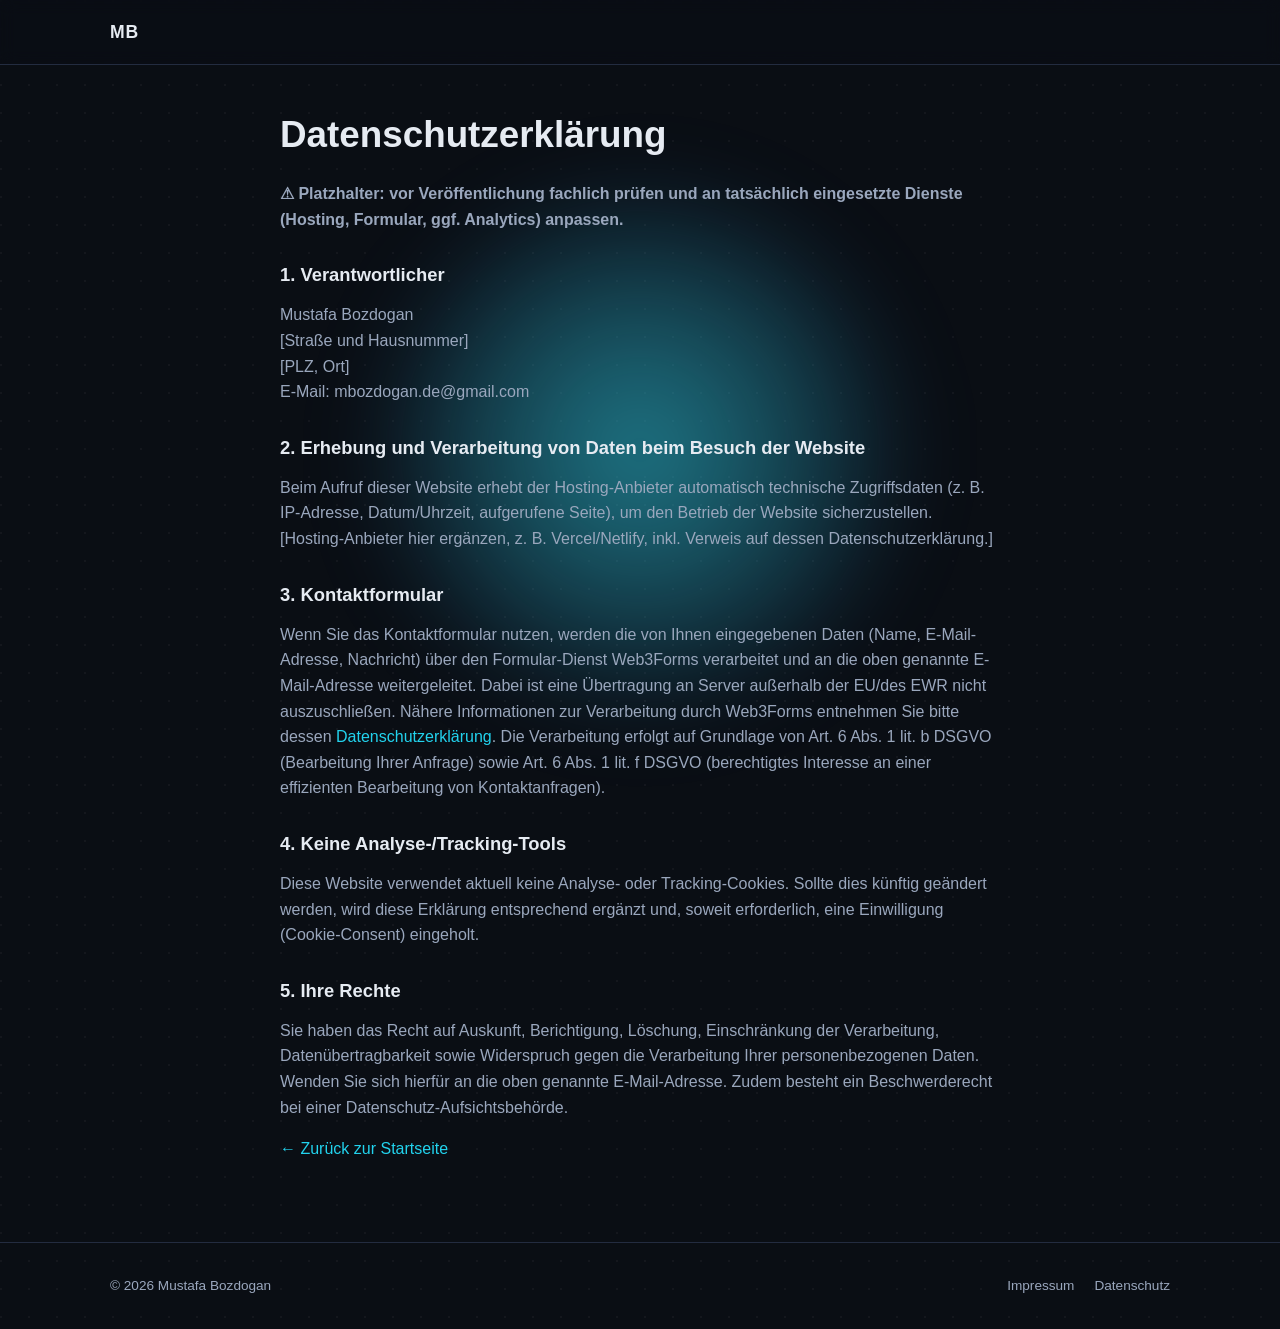
<file: datenschutz.html>
<!doctype html>
<html lang="de">
<head>
  <meta charset="UTF-8">
  <meta name="viewport" content="width=device-width, initial-scale=1.0">
  <title>Datenschutzerklärung | Mustafa Bozdogan</title>
  <meta name="robots" content="noindex">
  <link rel="stylesheet" href="styles.css">
</head>
<body>
  <header class="site-header">
    <div class="container header-inner">
      <a href="index.html" class="logo">MB</a>
    </div>
  </header>

  <main class="container legal">
    <h1>Datenschutzerklärung</h1>
    <p><strong>⚠ Platzhalter: vor Veröffentlichung fachlich prüfen und an tatsächlich eingesetzte Dienste (Hosting, Formular, ggf. Analytics) anpassen.</strong></p>

    <h2>1. Verantwortlicher</h2>
    <p>
      Mustafa Bozdogan<br>
      [Straße und Hausnummer]<br>
      [PLZ, Ort]<br>
      E-Mail: mbozdogan.de@gmail.com
    </p>

    <h2>2. Erhebung und Verarbeitung von Daten beim Besuch der Website</h2>
    <p>
      Beim Aufruf dieser Website erhebt der Hosting-Anbieter automatisch technische
      Zugriffsdaten (z. B. IP-Adresse, Datum/Uhrzeit, aufgerufene Seite), um den
      Betrieb der Website sicherzustellen. [Hosting-Anbieter hier ergänzen, z. B.
      Vercel/Netlify, inkl. Verweis auf dessen Datenschutzerklärung.]
    </p>

    <h2>3. Kontaktformular</h2>
    <p>
      Wenn Sie das Kontaktformular nutzen, werden die von Ihnen eingegebenen Daten
      (Name, E-Mail-Adresse, Nachricht) über den Formular-Dienst Web3Forms
      verarbeitet und an die oben genannte E-Mail-Adresse weitergeleitet. Dabei ist
      eine Übertragung an Server außerhalb der EU/des EWR nicht auszuschließen.
      Nähere Informationen zur Verarbeitung durch Web3Forms entnehmen Sie bitte
      dessen <a href="https://web3forms.com/privacy" target="_blank" rel="noopener noreferrer">Datenschutzerklärung</a>.
      Die Verarbeitung erfolgt auf
      Grundlage von Art. 6 Abs. 1 lit. b DSGVO (Bearbeitung Ihrer Anfrage) sowie
      Art. 6 Abs. 1 lit. f DSGVO (berechtigtes Interesse an einer effizienten
      Bearbeitung von Kontaktanfragen).
    </p>

    <h2>4. Keine Analyse-/Tracking-Tools</h2>
    <p>
      Diese Website verwendet aktuell keine Analyse- oder Tracking-Cookies. Sollte
      dies künftig geändert werden, wird diese Erklärung entsprechend ergänzt und,
      soweit erforderlich, eine Einwilligung (Cookie-Consent) eingeholt.
    </p>

    <h2>5. Ihre Rechte</h2>
    <p>
      Sie haben das Recht auf Auskunft, Berichtigung, Löschung, Einschränkung der
      Verarbeitung, Datenübertragbarkeit sowie Widerspruch gegen die Verarbeitung
      Ihrer personenbezogenen Daten. Wenden Sie sich hierfür an die oben genannte
      E-Mail-Adresse. Zudem besteht ein Beschwerderecht bei einer
      Datenschutz-Aufsichtsbehörde.
    </p>

    <p><a href="index.html">&larr; Zurück zur Startseite</a></p>
  </main>

  <footer class="site-footer">
    <div class="container footer-inner">
      <p>&copy; <span id="year"></span> Mustafa Bozdogan</p>
      <nav class="footer-nav">
        <a href="impressum.html">Impressum</a>
        <a href="datenschutz.html">Datenschutz</a>
      </nav>
    </div>
  </footer>

  <script>document.getElementById("year").textContent = new Date().getFullYear();</script>
</body>
</html>
</file>
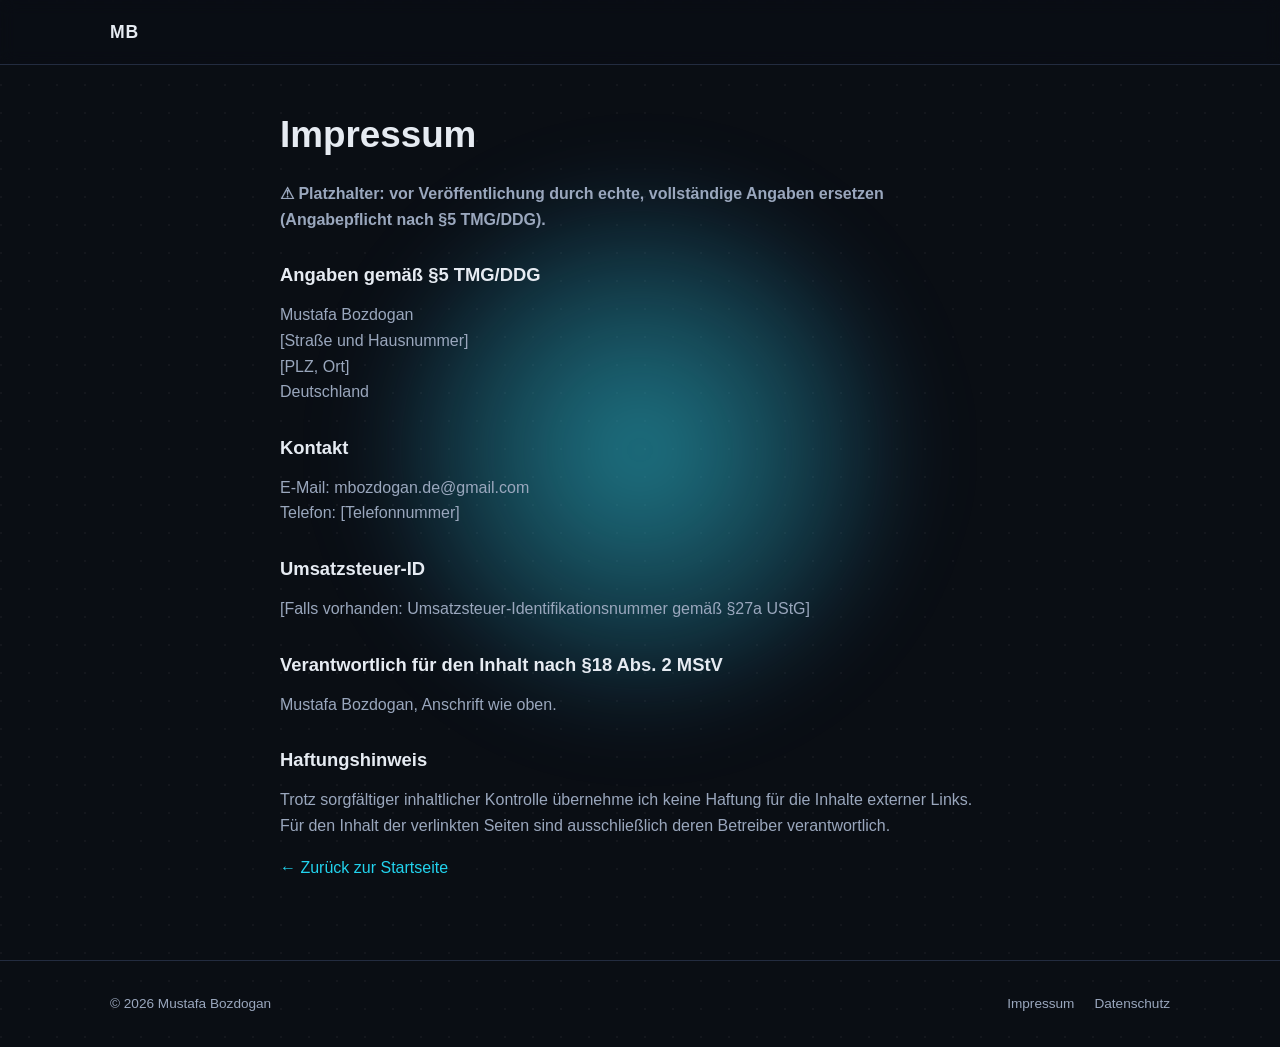
<file: impressum.html>
<!doctype html>
<html lang="de">
<head>
  <meta charset="UTF-8">
  <meta name="viewport" content="width=device-width, initial-scale=1.0">
  <title>Impressum | Mustafa Bozdogan</title>
  <meta name="robots" content="noindex">
  <link rel="stylesheet" href="styles.css">
</head>
<body>
  <header class="site-header">
    <div class="container header-inner">
      <a href="index.html" class="logo">MB</a>
    </div>
  </header>

  <main class="container legal">
    <h1>Impressum</h1>
    <p><strong>⚠ Platzhalter: vor Veröffentlichung durch echte, vollständige Angaben ersetzen (Angabepflicht nach §5 TMG/DDG).</strong></p>

    <h2>Angaben gemäß §5 TMG/DDG</h2>
    <p>
      Mustafa Bozdogan<br>
      [Straße und Hausnummer]<br>
      [PLZ, Ort]<br>
      Deutschland
    </p>

    <h2>Kontakt</h2>
    <p>
      E-Mail: mbozdogan.de@gmail.com<br>
      Telefon: [Telefonnummer]
    </p>

    <h2>Umsatzsteuer-ID</h2>
    <p>[Falls vorhanden: Umsatzsteuer-Identifikationsnummer gemäß §27a UStG]</p>

    <h2>Verantwortlich für den Inhalt nach §18 Abs. 2 MStV</h2>
    <p>Mustafa Bozdogan, Anschrift wie oben.</p>

    <h2>Haftungshinweis</h2>
    <p>
      Trotz sorgfältiger inhaltlicher Kontrolle übernehme ich keine Haftung für die
      Inhalte externer Links. Für den Inhalt der verlinkten Seiten sind ausschließlich
      deren Betreiber verantwortlich.
    </p>

    <p><a href="index.html">&larr; Zurück zur Startseite</a></p>
  </main>

  <footer class="site-footer">
    <div class="container footer-inner">
      <p>&copy; <span id="year"></span> Mustafa Bozdogan</p>
      <nav class="footer-nav">
        <a href="impressum.html">Impressum</a>
        <a href="datenschutz.html">Datenschutz</a>
      </nav>
    </div>
  </footer>

  <script>document.getElementById("year").textContent = new Date().getFullYear();</script>
</body>
</html>
</file>
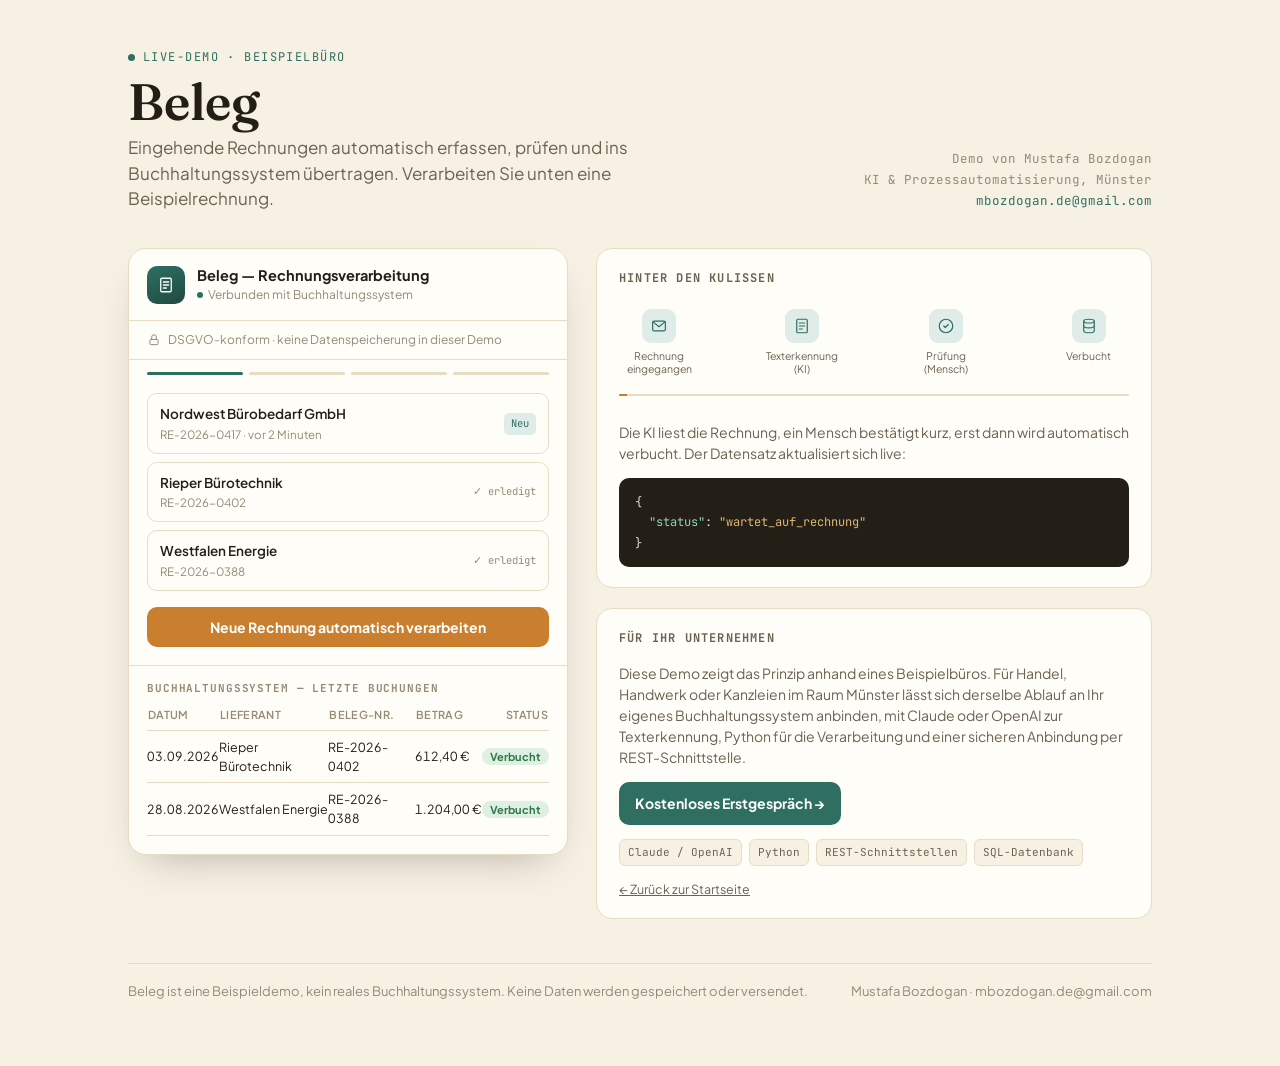
<file: demos/rechnungsverarbeitung.html>
<!doctype html>
<html lang="de">
<head>
<meta charset="UTF-8">
<meta name="viewport" content="width=device-width, initial-scale=1.0">
<title>Beleg — Rechnungsverarbeitung Demo | Mustafa Bozdogan</title>
<meta name="description" content="Live-Demo: eingehende Rechnungen automatisch erfassen, prüfen und ins Buchhaltungssystem übertragen.">
<meta name="robots" content="noindex">
<link rel="preconnect" href="https://fonts.googleapis.com">
<link rel="stylesheet" href="https://fonts.googleapis.com/css2?family=Fraunces:opsz,wght@9..144,400;9..144,500;9..144,600&family=Plus+Jakarta+Sans:wght@400;500;600;700&family=JetBrains+Mono:wght@400;500&display=swap">
<style>
  :root{color-scheme:light}
  body{margin:0;padding:0;font:14px -apple-system,BlinkMacSystemFont,sans-serif;background:#faf9f5;color:#141413}
  img{max-width:100%}
  [hidden]:not([hidden=until-found i]){display:none!important}

  :root{
    --paper:#f7f1e4;
    --paper-raised:#fffdf8;
    --ink:#241f16;
    --ink-soft:#6b6252;
    --ink-faint:#948a76;
    --line:#e7dcc4;
    --accent:#2f6f62;
    --accent-ink:#ffffff;
    --accent-soft:#dfece8;
    --amber:#c97f2e;
    --good:#2f7a4a;
    --good-soft:#dff0e2;
    --doc-bg:#fdfdfb;
    --doc-ink:#26241d;
    --doc-line:#e4e0d3;
    --shadow: 40 32 15;
  }
  @media (prefers-color-scheme: dark){
    :root:not([data-theme="light"]){
      --paper:#161106;
      --paper-raised:#201a0e;
      --ink:#ece5d5;
      --ink-soft:#ad9f89;
      --ink-faint:#7a7060;
      --line:#392f1c;
      --accent:#72baa8;
      --accent-ink:#0d1512;
      --accent-soft:#26332c;
      --amber:#e0a254;
      --good:#7bcf9a;
      --good-soft:#1c3324;
      --shadow: 0 0 0;
    }
  }
  :root[data-theme="dark"]{
    --paper:#161106; --paper-raised:#201a0e; --ink:#ece5d5; --ink-soft:#ad9f89;
    --ink-faint:#7a7060; --line:#392f1c; --accent:#72baa8; --accent-ink:#0d1512;
    --accent-soft:#26332c; --amber:#e0a254; --good:#7bcf9a; --good-soft:#1c3324; --shadow:0 0 0;
  }

  *{ box-sizing:border-box; }
  body{
    background:var(--paper);
    color:var(--ink);
    font-family:"Plus Jakarta Sans", ui-sans-serif, system-ui, sans-serif;
    line-height:1.5;
  }
  .page{ max-width:1080px; margin:0 auto; padding:48px 28px 64px; }

  .top{ display:flex; justify-content:space-between; align-items:flex-end; gap:24px; flex-wrap:wrap; margin-bottom:36px; }
  .eyebrow{
    font-family:"JetBrains Mono", ui-monospace, monospace; font-size:12px; letter-spacing:.12em;
    text-transform:uppercase; color:var(--accent); display:flex; align-items:center; gap:8px; margin-bottom:10px;
  }
  .eyebrow .dot{ width:7px; height:7px; border-radius:50%; background:var(--accent); animation:pulse 2.4s infinite; }
  @keyframes pulse{ 0%{ box-shadow:0 0 0 0 rgba(47,111,98,.35); } 70%{ box-shadow:0 0 0 5px rgba(47,111,98,0); } 100%{ box-shadow:0 0 0 0 rgba(47,111,98,0); } }
  h1{ font-family:"Fraunces", ui-serif, Georgia, serif; font-weight:600; font-size:3.2rem; line-height:1; margin:0 0 8px; text-wrap:balance; }
  .subtitle{ font-size:17px; color:var(--ink-soft); max-width:46ch; }
  .top-meta{ font-family:"JetBrains Mono", ui-monospace, monospace; font-size:12.5px; color:var(--ink-faint); text-align:right; line-height:1.7; }
  .top-meta a{ color:var(--accent); text-decoration:none; }

  .layout{ display:grid; grid-template-columns:440px 1fr; gap:28px; align-items:start; }
  @media (max-width:900px){ .layout{ grid-template-columns:1fr; } }

  .widget{ background:var(--paper-raised); border:1px solid var(--line); border-radius:18px; box-shadow:0 18px 40px -20px rgba(var(--shadow)/.35); overflow:hidden; }
  .widget-head{ display:flex; align-items:center; gap:12px; padding:16px 18px; border-bottom:1px solid var(--line); }
  .avatar{ width:38px; height:38px; border-radius:10px; background:linear-gradient(155deg, var(--accent), #1f4a41); color:#fff; display:flex; align-items:center; justify-content:center; flex-shrink:0; }
  .who .name{ font-weight:700; font-size:14.5px; }
  .who .status{ font-size:12px; color:var(--ink-faint); display:flex; align-items:center; gap:5px; }
  .who .status .d{ width:6px; height:6px; border-radius:50%; background:var(--accent); }

  .trust-bar{ display:flex; align-items:center; gap:7px; padding:10px 18px; font-size:12px; color:var(--ink-faint); border-bottom:1px solid var(--line); }
  .trust-bar svg{ flex-shrink:0; }

  .steps{ display:flex; gap:6px; padding:12px 18px 0; }
  .step-dot{ flex:1; height:3px; border-radius:2px; background:var(--line); }
  .step-dot.done, .step-dot.active{ background:var(--accent); }

  .body{ padding:18px; display:flex; flex-direction:column; gap:16px; }

  .inbox{ display:flex; flex-direction:column; gap:8px; }
  .inbox-item{
    display:flex; align-items:center; justify-content:space-between; gap:10px;
    border:1px solid var(--line); border-radius:10px; padding:10px 12px; font-size:13.5px;
  }
  .inbox-item .meta{ display:flex; flex-direction:column; gap:1px; }
  .inbox-item .meta .who{ font-weight:600; }
  .inbox-item .meta .sub{ font-size:11.5px; color:var(--ink-faint); }
  .tag-new{ font-family:"JetBrains Mono",monospace; font-size:10.5px; background:var(--accent-soft); color:var(--accent); padding:3px 7px; border-radius:5px; }
  .tag-done{ font-family:"JetBrains Mono",monospace; font-size:10.5px; color:var(--ink-faint); display:flex; align-items:center; gap:4px; }
  .btn-sm{
    font-family:"Plus Jakarta Sans"; font-weight:700; font-size:12.5px; border:none; border-radius:8px;
    padding:7px 11px; cursor:pointer; background:var(--amber); color:#fff;
  }
  .btn-sm:focus-visible{ outline:2px solid var(--accent); outline-offset:2px; }

  .doc{
    position:relative; background:var(--doc-bg); color:var(--doc-ink); border:1px solid var(--doc-line);
    border-radius:10px; padding:18px 20px; font-size:12.5px; overflow:hidden;
    box-shadow:0 1px 0 var(--doc-line) inset;
  }
  .doc .scan{
    position:absolute; left:0; right:0; height:38%;
    background:linear-gradient(180deg, rgba(47,111,98,0) 0%, rgba(47,111,98,.16) 50%, rgba(47,111,98,0) 100%);
    top:-40%; pointer-events:none; opacity:0;
  }
  .doc.scanning .scan{ opacity:1; animation:scan 1.8s ease-in-out infinite; }
  @keyframes scan{ 0%{ top:-40%; } 100%{ top:100%; } }
  .doc-head{ display:flex; justify-content:space-between; margin-bottom:14px; }
  .doc-head .from{ font-weight:700; font-size:13.5px; }
  .doc-head .addr{ color:#6b6a5e; font-size:11px; margin-top:2px; }
  .doc-title{ font-family:"Fraunces", serif; font-size:16px; font-weight:600; margin-bottom:10px; }
  .doc-meta{ display:flex; gap:22px; margin-bottom:12px; }
  .doc-meta .k{ font-size:10px; text-transform:uppercase; letter-spacing:.05em; color:#8a8874; }
  .doc-meta .v{ font-family:"JetBrains Mono",monospace; font-size:12.5px; }
  .field{ border-radius:4px; padding:1px 3px; margin:0 -3px; transition:background .3s, box-shadow .3s; }
  .field.hit{ background:var(--accent-soft); box-shadow:0 0 0 1px var(--accent); color:var(--accent); font-weight:700; }
  table.doc-table{ width:100%; border-collapse:collapse; margin-bottom:12px; }
  table.doc-table th{ text-align:left; font-size:10px; text-transform:uppercase; letter-spacing:.04em; color:#8a8874; border-bottom:1px solid var(--doc-line); padding-bottom:5px; }
  table.doc-table td{ padding:5px 0; border-bottom:1px solid var(--doc-line); font-size:12px; }
  table.doc-table td:last-child, table.doc-table th:last-child{ text-align:right; }
  .doc-sums{ margin-left:auto; width:60%; font-size:12px; }
  .doc-sums .row{ display:flex; justify-content:space-between; padding:2px 0; }
  .doc-sums .row.total{ font-weight:700; border-top:1px solid var(--doc-line); margin-top:3px; padding-top:5px; }
  .doc-foot{ margin-top:12px; font-size:10.5px; color:#8a8874; }

  .extract{ display:flex; flex-direction:column; gap:7px; }
  .extract-row{
    display:flex; align-items:center; gap:8px; font-family:"JetBrains Mono",monospace; font-size:12px; color:var(--ink-soft);
    opacity:0; transform:translateY(4px); animation:rise .3s ease forwards;
  }
  @keyframes rise{ to{ opacity:1; transform:translateY(0); } }
  .extract-row .check{ width:13px; height:13px; flex-shrink:0; }
  .extract-row .check circle{ fill:none; stroke:var(--accent); stroke-width:2; }
  .extract-row .check path{ fill:none; stroke:var(--accent); stroke-width:2.2; stroke-linecap:round; stroke-linejoin:round; stroke-dasharray:14; stroke-dashoffset:14; animation:draw .3s ease forwards .1s; }
  @keyframes draw{ to{ stroke-dashoffset:0; } }
  .extract-row b{ color:var(--ink); }

  .review-box{ border:1px solid var(--line); border-radius:12px; padding:14px; background:var(--paper); }
  .review-box .h{ font-weight:700; font-size:13.5px; margin-bottom:8px; }
  .review-box .row{ display:flex; justify-content:space-between; font-size:13px; padding:3px 0; }
  .review-box .row span:first-child{ color:var(--ink-faint); }

  .btn{ font-family:"Plus Jakarta Sans"; font-weight:700; font-size:14px; border:none; border-radius:10px; padding:11px 16px; cursor:pointer; background:var(--amber); color:#fff; }
  .btn.ghost{ background:transparent; color:var(--accent); border:1px solid var(--line); }
  .btn:focus-visible, .btn.ghost:focus-visible{ outline:2px solid var(--accent); outline-offset:2px; }

  .success-badge{ display:inline-flex; align-items:center; gap:6px; background:var(--good-soft); color:var(--good); font-weight:700; font-size:13px; padding:6px 11px; border-radius:8px; }

  .ledger{ border-top:1px solid var(--line); padding:14px 18px 18px; }
  .ledger h3{ font-family:"JetBrains Mono",monospace; font-size:11px; letter-spacing:.08em; text-transform:uppercase; color:var(--ink-faint); margin:0 0 10px; }
  table.ledger-table{ width:100%; border-collapse:collapse; font-size:12.5px; }
  table.ledger-table th{ text-align:left; color:var(--ink-faint); font-weight:600; padding-bottom:6px; border-bottom:1px solid var(--line); font-size:11px; text-transform:uppercase; letter-spacing:.03em; }
  table.ledger-table td{ padding:7px 0; border-bottom:1px solid var(--line); font-variant-numeric:tabular-nums; }
  table.ledger-table td:last-child, table.ledger-table th:last-child{ text-align:right; }
  .status-pill{ font-size:11px; font-weight:700; padding:2px 8px; border-radius:99px; background:var(--good-soft); color:var(--good); }
  .ledger-table tr.new td{ animation:highlight 1.6s ease; }
  @keyframes highlight{ 0%{ background:var(--accent-soft); } 100%{ background:transparent; } }

  .sidebar{ display:flex; flex-direction:column; gap:20px; }
  .panel{ background:var(--paper-raised); border:1px solid var(--line); border-radius:16px; padding:20px 22px; }
  .panel h2{ font-family:"JetBrains Mono",monospace; font-size:12px; letter-spacing:.1em; text-transform:uppercase; color:var(--ink-soft); margin:0 0 16px; }
  .pipeline{ position:relative; padding:6px 0 2px; }
  .pipeline-track{ position:relative; height:2px; background:var(--line); margin:19px 0 10px; border-radius:2px; overflow:hidden; }
  .pipeline-pulse{ position:absolute; top:-3px; width:8px; height:8px; border-radius:50%; background:var(--amber); animation:flow 3.6s linear infinite; }
  @keyframes flow{ 0%{ left:0%; opacity:0; } 8%{ opacity:1; } 92%{ opacity:1; } 100%{ left:100%; opacity:0; } }
  .pipeline-nodes{ display:flex; justify-content:space-between; }
  .pnode{ display:flex; flex-direction:column; align-items:center; gap:6px; width:80px; }
  .pnode .ic{ width:34px; height:34px; border-radius:9px; background:var(--accent-soft); color:var(--accent); display:flex; align-items:center; justify-content:center; }
  .pnode .lb{ font-size:10.5px; text-align:center; color:var(--ink-soft); line-height:1.25; }
  .json{ font-family:"JetBrains Mono",monospace; font-size:12px; line-height:1.7; background:var(--ink); color:#cfe8df; border-radius:10px; padding:14px 16px; overflow-x:auto; white-space:pre; margin-top:14px; }
  .json .k{ color:#8fd3c2; } .json .s{ color:#e0b675; }
  .panel p{ font-size:14px; color:var(--ink-soft); margin:0 0 14px; }
  .cta-btn{ display:inline-flex; align-items:center; gap:8px; font-weight:700; font-size:14px; background:var(--accent); color:var(--accent-ink); text-decoration:none; padding:11px 16px; border-radius:10px; }
  .badges{ display:flex; flex-wrap:wrap; gap:7px; margin-top:14px; }
  .badge{ font-family:"JetBrains Mono",monospace; font-size:11px; color:var(--ink-soft); background:var(--paper); border:1px solid var(--line); border-radius:6px; padding:4px 8px; }
  .foot-links{ margin-top:14px; font-size:12.5px; color:var(--ink-faint); }
  .foot-links a{ color:var(--ink-soft); }

  footer{ margin-top:44px; padding-top:18px; border-top:1px solid var(--line); display:flex; justify-content:space-between; flex-wrap:wrap; gap:10px; font-size:13px; color:var(--ink-faint); }
  footer a{ color:var(--ink-soft); }

  @media (prefers-reduced-motion: reduce){ *{ animation-duration:.001s !important; animation-iteration-count:1 !important; } }
</style>
</head>
<body>

<div class="page">
  <div class="top">
    <div>
      <div class="eyebrow"><span class="dot"></span>Live-Demo · Beispielbüro</div>
      <h1>Beleg</h1>
      <div class="subtitle">Eingehende Rechnungen automatisch erfassen, prüfen und ins Buchhaltungssystem übertragen. Verarbeiten Sie unten eine Beispielrechnung.</div>
    </div>
    <div class="top-meta">
      Demo von Mustafa Bozdogan<br>
      KI &amp; Prozessautomatisierung, Münster<br>
      <a href="mailto:mbozdogan.de@gmail.com">mbozdogan.de@gmail.com</a>
    </div>
  </div>

  <div class="layout">
    <div class="widget">
      <div class="widget-head">
        <div class="avatar">
          <svg width="18" height="18" viewBox="0 0 24 24" fill="none" stroke="#fff" stroke-width="1.7" stroke-linecap="round" stroke-linejoin="round"><rect x="5" y="3" width="14" height="18" rx="1.5"/><path d="M8.5 8h7M8.5 12h7M8.5 16h4"/></svg>
        </div>
        <div class="who">
          <div class="name">Beleg — Rechnungsverarbeitung</div>
          <div class="status"><span class="d"></span>Verbunden mit Buchhaltungssystem</div>
        </div>
      </div>
      <div class="trust-bar">
        <svg width="14" height="14" viewBox="0 0 24 24" fill="none" stroke="currentColor" stroke-width="1.7" stroke-linecap="round" stroke-linejoin="round"><rect x="5" y="11" width="14" height="9" rx="2"/><path d="M8 11V7a4 4 0 0 1 8 0v4"/></svg>
        DSGVO-konform · keine Datenspeicherung in dieser Demo
      </div>
      <div class="steps" id="steps">
        <div class="step-dot" data-s="0"></div>
        <div class="step-dot" data-s="1"></div>
        <div class="step-dot" data-s="2"></div>
        <div class="step-dot" data-s="3"></div>
      </div>
      <div class="body" id="body"></div>
      <div class="ledger">
        <h3>Buchhaltungssystem — letzte Buchungen</h3>
        <table class="ledger-table" id="ledgerTable">
          <thead><tr><th>Datum</th><th>Lieferant</th><th>Beleg-Nr.</th><th>Betrag</th><th>Status</th></tr></thead>
          <tbody id="ledgerBody">
            <tr><td>03.09.2026</td><td>Rieper Bürotechnik</td><td>RE-2026-0402</td><td>612,40&nbsp;€</td><td><span class="status-pill">Verbucht</span></td></tr>
            <tr><td>28.08.2026</td><td>Westfalen Energie</td><td>RE-2026-0388</td><td>1.204,00&nbsp;€</td><td><span class="status-pill">Verbucht</span></td></tr>
          </tbody>
        </table>
      </div>
    </div>

    <div class="sidebar">
      <div class="panel">
        <h2>Hinter den Kulissen</h2>
        <div class="pipeline">
          <div class="pipeline-nodes">
            <div class="pnode"><div class="ic"><svg width="18" height="18" viewBox="0 0 24 24" fill="none" stroke="currentColor" stroke-width="1.6" stroke-linecap="round" stroke-linejoin="round"><rect x="3.5" y="5.5" width="17" height="13" rx="2"/><path d="M4 6.5l8 6.5 8-6.5"/></svg></div><div class="lb">Rechnung<br>eingegangen</div></div>
            <div class="pnode"><div class="ic"><svg width="18" height="18" viewBox="0 0 24 24" fill="none" stroke="currentColor" stroke-width="1.6" stroke-linecap="round" stroke-linejoin="round"><rect x="5" y="3" width="14" height="18" rx="1.5"/><path d="M8.5 8h7M8.5 12h7M8.5 16h4"/></svg></div><div class="lb">Texterkennung<br>(KI)</div></div>
            <div class="pnode"><div class="ic"><svg width="18" height="18" viewBox="0 0 24 24" fill="none" stroke="currentColor" stroke-width="1.6" stroke-linecap="round" stroke-linejoin="round"><path d="M9 12l2 2 4-4"/><circle cx="12" cy="12" r="9"/></svg></div><div class="lb">Prüfung<br>(Mensch)</div></div>
            <div class="pnode"><div class="ic"><svg width="18" height="18" viewBox="0 0 24 24" fill="none" stroke="currentColor" stroke-width="1.6" stroke-linecap="round" stroke-linejoin="round"><ellipse cx="12" cy="5.5" rx="7" ry="2.5"/><path d="M5 5.5V12c0 1.4 3.1 2.5 7 2.5s7-1.1 7-2.5V5.5"/><path d="M5 12v6.5c0 1.4 3.1 2.5 7 2.5s7-1.1 7-2.5V12"/></svg></div><div class="lb">Verbucht</div></div>
          </div>
          <div class="pipeline-track"><div class="pipeline-pulse"></div></div>
        </div>
        <p style="margin-top:14px;">Die KI liest die Rechnung, ein Mensch bestätigt kurz, erst dann wird automatisch verbucht. Der Datensatz aktualisiert sich live:</p>
        <div class="json" id="jsonView">{
  <span class="k">"status"</span>: <span class="s">"wartet_auf_rechnung"</span>
}</div>
      </div>

      <div class="panel">
        <h2>Für Ihr Unternehmen</h2>
        <p>Diese Demo zeigt das Prinzip anhand eines Beispielbüros. Für Handel, Handwerk oder Kanzleien im Raum Münster lässt sich derselbe Ablauf an Ihr eigenes Buchhaltungssystem anbinden, mit Claude oder OpenAI zur Texterkennung, Python für die Verarbeitung und einer sicheren Anbindung per REST-Schnittstelle.</p>
        <a class="cta-btn" href="mailto:mbozdogan.de@gmail.com?subject=Kostenloses%20Erstgespr%C3%A4ch%20KI-Automatisierung">Kostenloses Erstgespräch →</a>
        <div class="badges">
          <span class="badge">Claude / OpenAI</span>
          <span class="badge">Python</span>
          <span class="badge">REST-Schnittstellen</span>
          <span class="badge">SQL-Datenbank</span>
        </div>
        <div class="foot-links"><a href="../index.html">← Zurück zur Startseite</a></div>
      </div>
    </div>
  </div>

  <footer>
    <span>Beleg ist eine Beispieldemo, kein reales Buchhaltungssystem. Keine Daten werden gespeichert oder versendet.</span>
    <span>Mustafa Bozdogan · mbozdogan.de@gmail.com</span>
  </footer>
</div>

<script>
(function(){
  var reduced = window.matchMedia('(prefers-reduced-motion: reduce)').matches;
  var body = document.getElementById('body');
  var jsonView = document.getElementById('jsonView');
  var ledgerBody = document.getElementById('ledgerBody');
  var steps = document.querySelectorAll('.step-dot');

  var invoice = {
    supplier:'Nordwest Bürobedarf GmbH', addr:'Warendorfer Str. 118, 48145 Münster',
    nr:'RE-2026-0417', date:'07.09.2026', due:'21.09.2026',
    items:[
      {d:'Druckerpapier A4, 80g', m:'20 Karton', e:'24,90 €', s:'498,00 €'},
      {d:'Toner HP 205A schwarz', m:'6 Stück', e:'62,50 €', s:'375,00 €'},
      {d:'Bürostuhl, ergonomisch', m:'4 Stück', e:'189,00 €', s:'756,00 €'}
    ],
    netto:'1.629,00 €', ust:'309,51 €', gesamt:'1.938,51 €'
  };

  var state = { step:'inbox' };

  function setSteps(idx){
    steps.forEach(function(s,i){ s.classList.toggle('done', i<idx); s.classList.toggle('active', i===idx); });
  }

  function updateJson(extra){
    var lines = ['{'];
    lines.push('  <span class="k">"status"</span>: <span class="s">"' + (extra && extra.status || 'wartet_auf_rechnung') + '"</span>' + (extra ? ',' : ''));
    if(extra){
      lines.push('  <span class="k">"lieferant"</span>: <span class="s">"' + invoice.supplier + '"</span>,');
      lines.push('  <span class="k">"rechnungsnr"</span>: <span class="s">"' + invoice.nr + '"</span>,');
      lines.push('  <span class="k">"betrag"</span>: <span class="s">"' + invoice.gesamt + '"</span>,');
      if(extra.status === 'verbucht') lines.push('  <span class="k">"verbucht_am"</span>: <span class="s">"' + invoice.date + '"</span>,');
      var last = lines[lines.length-1]; lines[lines.length-1] = last.replace(/,$/,'');
    }
    lines.push('}');
    jsonView.innerHTML = lines.join('\n');
  }

  function renderInvoiceDoc(){
    var rows = invoice.items.map(function(it){
      return '<tr><td>'+it.d+'</td><td>'+it.m+'</td><td>'+it.e+'</td><td>'+it.s+'</td></tr>';
    }).join('');
    return '' +
    '<div class="doc" id="docCard"><div class="scan"></div>' +
      '<div class="doc-head"><div><div class="from field" data-f="supplier">'+invoice.supplier+'</div><div class="addr">'+invoice.addr+'</div></div></div>' +
      '<div class="doc-title">Rechnung</div>' +
      '<div class="doc-meta">' +
        '<div><div class="k">Rechnungsnr.</div><div class="v field" data-f="nr">'+invoice.nr+'</div></div>' +
        '<div><div class="k">Datum</div><div class="v field" data-f="date">'+invoice.date+'</div></div>' +
        '<div><div class="k">Fällig am</div><div class="v field" data-f="due">'+invoice.due+'</div></div>' +
      '</div>' +
      '<table class="doc-table"><thead><tr><th>Beschreibung</th><th>Menge</th><th>Einzelpr.</th><th>Gesamt</th></tr></thead><tbody>'+rows+'</tbody></table>' +
      '<div class="doc-sums">' +
        '<div class="row"><span>Netto</span><span>'+invoice.netto+'</span></div>' +
        '<div class="row"><span>USt. 19%</span><span>'+invoice.ust+'</span></div>' +
        '<div class="row total"><span>Gesamt</span><span class="field" data-f="gesamt">'+invoice.gesamt+'</span></div>' +
      '</div>' +
      '<div class="doc-foot">IBAN DE12 4005 0150 0000 1234 56 · Zahlbar innerhalb 14 Tagen</div>' +
    '</div>';
  }

  function render(){
    body.innerHTML = '';
    if(state.step === 'inbox'){
      setSteps(0);
      body.innerHTML =
        '<div class="inbox">' +
          '<div class="inbox-item"><div class="meta"><div class="who">Nordwest Bürobedarf GmbH</div><div class="sub">RE-2026-0417 · vor 2 Minuten</div></div><span class="tag-new">Neu</span></div>' +
          '<div class="inbox-item"><div class="meta"><div class="who">Rieper Bürotechnik</div><div class="sub">RE-2026-0402</div></div><span class="tag-done">✓ erledigt</span></div>' +
          '<div class="inbox-item"><div class="meta"><div class="who">Westfalen Energie</div><div class="sub">RE-2026-0388</div></div><span class="tag-done">✓ erledigt</span></div>' +
        '</div>' +
        '<button class="btn" id="startBtn">Neue Rechnung automatisch verarbeiten</button>';
      document.getElementById('startBtn').onclick = function(){
        state.step = 'scanning';
        render();
        runScan();
      };
    }
    else if(state.step === 'scanning' || state.step === 'review'){
      setSteps(state.step === 'scanning' ? 1 : 2);
      body.innerHTML = renderInvoiceDoc() + '<div class="extract" id="extractList"></div>' + '<div id="reviewSlot"></div>';
      if(state.step === 'scanning') document.getElementById('docCard').classList.add('scanning');
      if(state.step === 'review') showReview();
    }
    else if(state.step === 'done'){
      setSteps(3);
      body.innerHTML =
        '<div class="success-badge"><svg width="15" height="15" viewBox="0 0 24 24" fill="none" stroke="currentColor" stroke-width="2" stroke-linecap="round" stroke-linejoin="round"><path d="M20 6L9 17l-5-5"/></svg>Automatisch geprüft und verbucht</div>' +
        renderInvoiceDoc() +
        '<button class="btn ghost" id="resetBtn" style="margin-top:8px;">Nächste Rechnung verarbeiten</button>';
      document.getElementById('resetBtn').onclick = function(){ state.step='inbox'; updateJson(); render(); };
    }
  }

  function runScan(){
    var fields = [
      {sel:'supplier', label:'Lieferant', val:invoice.supplier},
      {sel:'nr', label:'Rechnungsnummer', val:invoice.nr},
      {sel:'date', label:'Datum', val:invoice.date},
      {sel:'gesamt', label:'Gesamtbetrag', val:invoice.gesamt}
    ];
    var list = document.getElementById('extractList');
    fields.forEach(function(f, i){
      setTimeout(function(){
        var el = document.querySelector('[data-f="'+f.sel+'"]');
        if(el) el.classList.add('hit');
        var row = document.createElement('div');
        row.className = 'extract-row';
        row.style.animationDelay = '0s';
        row.innerHTML = '<svg class="check" viewBox="0 0 24 24"><circle cx="12" cy="12" r="10"/><path d="M7 12.5l3 3 7-7"/></svg>' + f.label + ': <b>' + f.val + '</b>';
        list.appendChild(row);
        if(i === fields.length - 1){
          setTimeout(function(){ state.step = 'review'; render(); }, reduced ? 0 : 500);
        }
      }, reduced ? 0 : i * 550);
    });
  }

  function showReview(){
    var slot = document.getElementById('reviewSlot');
    slot.innerHTML =
      '<div class="review-box">' +
        '<div class="h">Zur Bestätigung</div>' +
        '<div class="row"><span>Lieferant</span><span>'+invoice.supplier+'</span></div>' +
        '<div class="row"><span>Rechnungsnr.</span><span>'+invoice.nr+'</span></div>' +
        '<div class="row"><span>Betrag</span><span>'+invoice.gesamt+'</span></div>' +
        '<div class="row"><span>Fällig am</span><span>'+invoice.due+'</span></div>' +
      '</div>' +
      '<button class="btn" id="confirmBtn" style="margin-top:12px;">Jetzt verbuchen</button>';
    updateJson({status:'zur_pruefung'});
    document.getElementById('confirmBtn').onclick = function(){
      state.step = 'done';
      updateJson({status:'verbucht'});
      var tr = document.createElement('tr');
      tr.className = 'new';
      tr.innerHTML = '<td>'+invoice.date+'</td><td>'+invoice.supplier+'</td><td>'+invoice.nr+'</td><td>'+invoice.gesamt+'</td><td><span class="status-pill">Verbucht</span></td>';
      ledgerBody.insertBefore(tr, ledgerBody.firstChild);
      render();
    };
  }

  updateJson();
  render();
})();
</script>

</body>
</html>
</file>
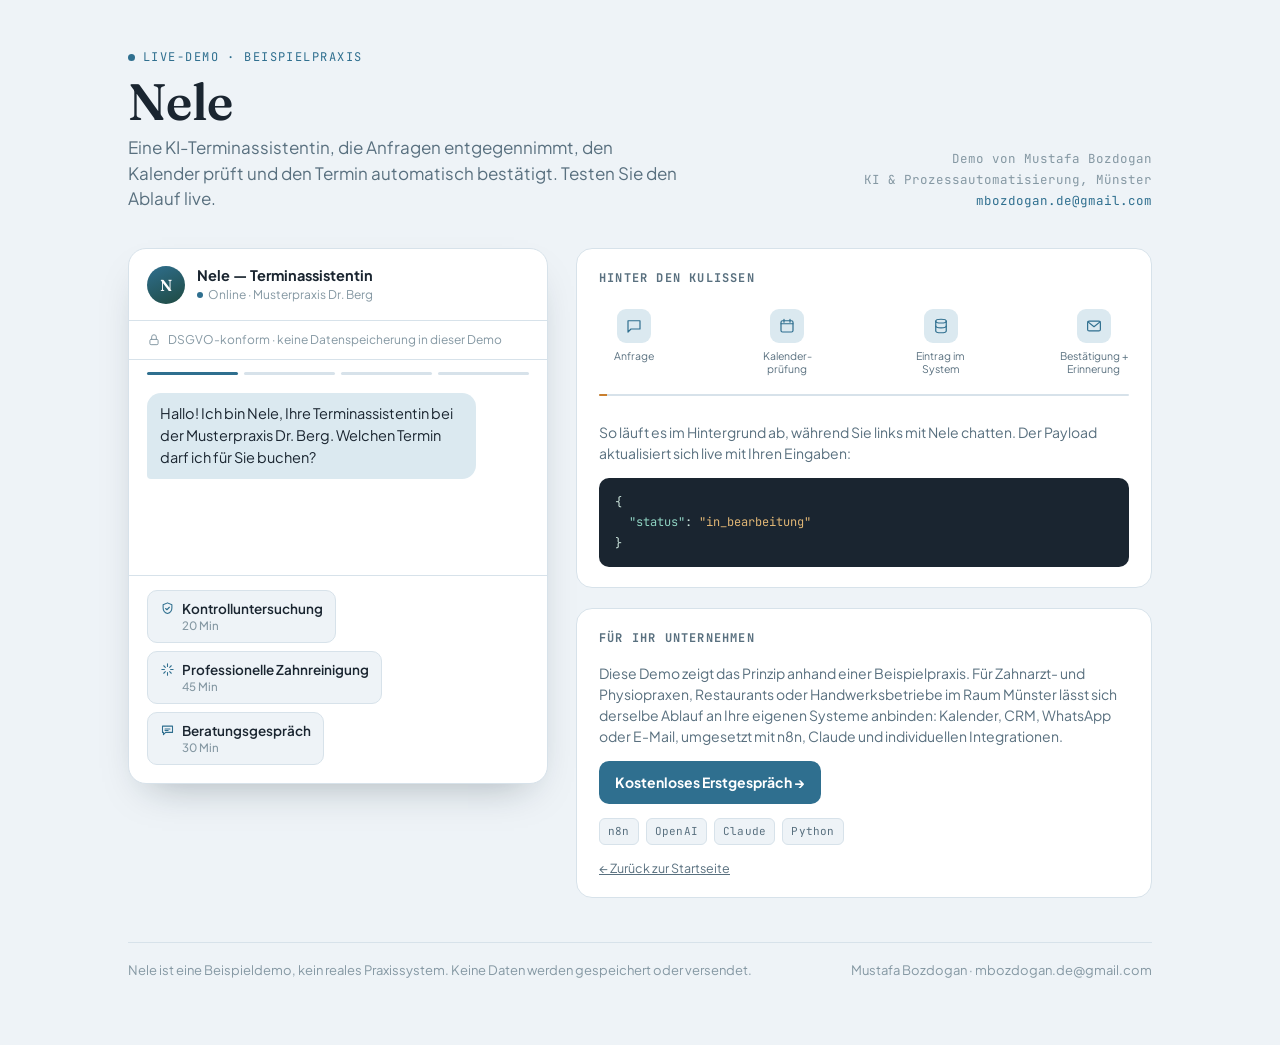
<file: demos/terminassistentin.html>
<!doctype html>
<html lang="de">
<head>
<meta charset="UTF-8">
<meta name="viewport" content="width=device-width, initial-scale=1.0">
<title>Nele — Terminassistentin Demo | Mustafa Bozdogan</title>
<meta name="description" content="Live-Demo: eine KI-Terminassistentin, die Anfragen entgegennimmt, den Kalender prüft und den Termin automatisch bestätigt.">
<meta name="robots" content="noindex">
<link rel="preconnect" href="https://fonts.googleapis.com">
<link rel="stylesheet" href="https://fonts.googleapis.com/css2?family=Fraunces:opsz,wght@9..144,400;9..144,500;9..144,600&family=Plus+Jakarta+Sans:wght@400;500;600;700&family=JetBrains+Mono:wght@400;500&display=swap">
<style>
  :root{color-scheme:light}
  body{margin:0;padding:0;font:14px -apple-system,BlinkMacSystemFont,sans-serif;background:#faf9f5;color:#141413}
  img{max-width:100%}
  [hidden]:not([hidden=until-found i]){display:none!important}

  :root{
    --paper:#eef3f7;
    --paper-raised:#ffffff;
    --ink:#1a2530;
    --ink-soft:#59707f;
    --ink-faint:#8598a3;
    --line:#d7e2ea;
    --accent:#2f6f8f;
    --accent-ink:#ffffff;
    --accent-soft:#dbe9f0;
    --amber:#c97f2e;
    --amber-soft:#f4e4cc;
    --danger:#a34b3f;
    --shadow: 15 35 45;
  }
  @media (prefers-color-scheme: dark){
    :root:not([data-theme="light"]){
      --paper:#0c141a;
      --paper-raised:#131e26;
      --ink:#e3edf3;
      --ink-soft:#9cb1bd;
      --ink-faint:#68808d;
      --line:#20303a;
      --accent:#7db8dc;
      --accent-ink:#08131c;
      --accent-soft:#1c2c36;
      --amber:#e0a254;
      --amber-soft:#3a2c18;
      --danger:#d98d80;
      --shadow: 0 0 0;
    }
  }
  :root[data-theme="dark"]{
    --paper:#0c141a;
    --paper-raised:#131e26;
    --ink:#e3edf3;
    --ink-soft:#9cb1bd;
    --ink-faint:#68808d;
    --line:#20303a;
    --accent:#7db8dc;
    --accent-ink:#08131c;
    --accent-soft:#1c2c36;
    --amber:#e0a254;
    --amber-soft:#3a2c18;
    --danger:#d98d80;
    --shadow: 0 0 0;
  }

  *{ box-sizing:border-box; }
  body{
    background:var(--paper);
    color:var(--ink);
    font-family:"Plus Jakarta Sans", ui-sans-serif, system-ui, sans-serif;
    line-height:1.5;
  }
  .page{
    max-width:1080px;
    margin:0 auto;
    padding:48px 28px 64px;
  }

  .top{
    display:flex;
    justify-content:space-between;
    align-items:flex-end;
    gap:24px;
    flex-wrap:wrap;
    margin-bottom:36px;
  }
  .eyebrow{
    font-family:"JetBrains Mono", ui-monospace, monospace;
    font-size:12px;
    letter-spacing:.12em;
    text-transform:uppercase;
    color:var(--accent);
    display:flex;
    align-items:center;
    gap:8px;
    margin-bottom:10px;
  }
  .eyebrow .dot{
    width:7px; height:7px; border-radius:50%;
    background:var(--accent);
    box-shadow:0 0 0 0 rgba(47,111,98,.5);
    animation:pulse 2.2s infinite;
  }
  @keyframes pulse{
    0%{ box-shadow:0 0 0 0 rgba(47,111,98,.35); }
    70%{ box-shadow:0 0 0 5px rgba(47,111,98,0); }
    100%{ box-shadow:0 0 0 0 rgba(47,111,98,0); }
  }
  h1{
    font-family:"Fraunces", ui-serif, Georgia, serif;
    font-weight:600;
    font-size:3.2rem;
    line-height:1;
    margin:0 0 8px;
    text-wrap:balance;
  }
  .subtitle{
    font-size:17px;
    color:var(--ink-soft);
    max-width:46ch;
  }
  .top-meta{
    font-family:"JetBrains Mono", ui-monospace, monospace;
    font-size:12.5px;
    color:var(--ink-faint);
    text-align:right;
    line-height:1.7;
  }
  .top-meta a{ color:var(--accent); text-decoration:none; }

  .layout{
    display:grid;
    grid-template-columns:420px 1fr;
    gap:28px;
    align-items:start;
  }
  @media (max-width:860px){
    .layout{ grid-template-columns:1fr; }
  }

  .widget{
    background:var(--paper-raised);
    border:1px solid var(--line);
    border-radius:18px;
    box-shadow:0 18px 40px -20px rgba(var(--shadow)/.35);
    overflow:hidden;
    display:flex;
    flex-direction:column;
  }
  .widget-head{
    display:flex;
    align-items:center;
    gap:12px;
    padding:16px 18px;
    border-bottom:1px solid var(--line);
  }
  .avatar{
    width:38px; height:38px; border-radius:50%;
    background:linear-gradient(155deg, var(--accent), #1f4a41);
    color:#fff;
    display:flex; align-items:center; justify-content:center;
    font-family:"Fraunces", serif;
    font-weight:600;
    font-size:16px;
    flex-shrink:0;
  }
  .widget-head .who .name{ font-weight:700; font-size:14.5px; }
  .widget-head .who .status{
    font-size:12px; color:var(--ink-faint);
    display:flex; align-items:center; gap:5px;
  }
  .widget-head .who .status .d{ width:6px;height:6px;border-radius:50%;background:var(--accent); }

  .steps{
    display:flex;
    gap:6px;
    padding:12px 18px 0;
  }
  .step-dot{
    flex:1;
    height:3px;
    border-radius:2px;
    background:var(--line);
    position:relative;
    overflow:hidden;
  }
  .step-dot.done, .step-dot.active{ background:var(--accent); }

  .chat{
    padding:18px;
    display:flex;
    flex-direction:column;
    gap:10px;
    min-height:200px;
    max-height:420px;
    overflow-y:auto;
  }
  .msg{
    max-width:86%;
    padding:10px 13px;
    border-radius:14px;
    font-size:14.5px;
    animation:rise .28s ease both;
  }
  @keyframes rise{ from{ opacity:0; transform:translateY(6px); } to{ opacity:1; transform:translateY(0); } }
  .msg.bot{
    background:var(--accent-soft);
    color:var(--ink);
    border-bottom-left-radius:4px;
    align-self:flex-start;
  }
  .msg.user{
    background:var(--ink);
    color:var(--paper);
    border-bottom-right-radius:4px;
    align-self:flex-end;
  }
  .msg.system{
    align-self:flex-start;
    color:var(--ink-soft);
    font-family:"JetBrains Mono", ui-monospace, monospace;
    font-size:12.5px;
    display:flex; align-items:center; gap:7px;
  }
  .msg.system .check{
    width:14px; height:14px; flex-shrink:0;
  }
  .msg.system .check circle{ fill:none; stroke:var(--accent); stroke-width:2; }
  .msg.system .check path{
    fill:none; stroke:var(--accent); stroke-width:2.2;
    stroke-linecap:round; stroke-linejoin:round;
    stroke-dasharray:14; stroke-dashoffset:14;
    animation:draw .3s ease forwards .1s;
  }
  @keyframes draw{ to{ stroke-dashoffset:0; } }

  .typing{
    align-self:flex-start;
    background:var(--accent-soft);
    border-radius:14px;
    border-bottom-left-radius:4px;
    padding:11px 14px;
    display:flex;
    gap:4px;
  }
  .typing span{
    width:6px;height:6px;border-radius:50%;
    background:var(--ink-faint);
    animation:bounce 1.4s infinite;
  }
  .typing span:nth-child(2){ animation-delay:.18s; }
  .typing span:nth-child(3){ animation-delay:.36s; }
  @keyframes bounce{ 0%,60%,100%{ transform:translateY(0); opacity:.5; } 30%{ transform:translateY(-2px); opacity:1; } }

  .composer{
    border-top:1px solid var(--line);
    padding:14px 18px 18px;
  }
  .chips{ display:flex; flex-wrap:wrap; gap:8px; }
  .chip{
    font-family:"Plus Jakarta Sans", sans-serif;
    font-size:13.5px;
    font-weight:600;
    background:var(--paper);
    border:1px solid var(--line);
    color:var(--ink);
    border-radius:10px;
    padding:9px 12px;
    cursor:pointer;
    text-align:left;
    display:flex;
    flex-direction:column;
    gap:1px;
  }
  .chip-icon{ display:flex; align-items:center; gap:7px; color:var(--ink); }
  .chip-icon svg{ color:var(--accent); flex-shrink:0; }
  .chip small{ font-weight:500; color:var(--ink-faint); font-size:11.5px; margin-left:22px; }
  .chip:hover{ border-color:var(--accent); }
  .chip:focus-visible{ outline:2px solid var(--accent); outline-offset:2px; }

  .days{ display:flex; flex-direction:column; gap:12px; }
  .day-label{
    font-family:"JetBrains Mono", ui-monospace, monospace;
    font-size:11.5px;
    letter-spacing:.06em;
    text-transform:uppercase;
    color:var(--ink-faint);
    margin-bottom:6px;
  }
  .slots{ display:flex; flex-wrap:wrap; gap:7px; }
  .slot{
    font-family:"JetBrains Mono", ui-monospace, monospace;
    font-variant-numeric:tabular-nums;
    font-size:12.5px;
    border:1px solid var(--line);
    background:var(--paper);
    color:var(--ink);
    border-radius:8px;
    padding:7px 10px;
    cursor:pointer;
  }
  .slot:hover{ border-color:var(--accent); color:var(--accent); }
  .slot:focus-visible{ outline:2px solid var(--accent); outline-offset:2px; }
  .slot.booked{
    text-decoration:line-through;
    color:var(--ink-faint);
    background:transparent;
    cursor:not-allowed;
    opacity:.6;
  }

  .field{ display:flex; flex-direction:column; gap:5px; margin-bottom:12px; }
  .field label{ font-size:12.5px; font-weight:600; color:var(--ink-soft); }
  .field input, .field textarea{
    font-family:inherit;
    font-size:14.5px;
    padding:9px 11px;
    border-radius:9px;
    border:1px solid var(--line);
    background:var(--paper);
    color:var(--ink);
  }
  .field input:focus, .field textarea:focus{ outline:2px solid var(--accent); outline-offset:1px; }
  .field textarea{ resize:vertical; min-height:56px; }

  .btn{
    font-family:"Plus Jakarta Sans", sans-serif;
    font-weight:700;
    font-size:14px;
    border:none;
    border-radius:10px;
    padding:11px 16px;
    cursor:pointer;
    background:var(--amber);
    color:#fff;
  }
  .btn:disabled{ opacity:.4; cursor:not-allowed; }
  .btn.ghost{
    background:transparent;
    color:var(--accent);
    border:1px solid var(--line);
  }
  .btn:focus-visible{ outline:2px solid var(--accent); outline-offset:2px; }

  .confirm-card{
    border:1px solid var(--line);
    border-radius:12px;
    padding:14px;
    background:var(--paper);
    margin-top:4px;
  }
  .confirm-card .row{ display:flex; justify-content:space-between; font-size:13.5px; padding:4px 0; }
  .confirm-card .row span:first-child{ color:var(--ink-faint); }
  .confirm-card .row span:last-child{ font-weight:600; }

  .mail-preview{
    margin-top:10px;
    border:1px dashed var(--line);
    border-radius:10px;
    padding:10px 12px;
    font-size:12.5px;
    color:var(--ink-soft);
  }
  .mail-preview .subj{ font-weight:700; color:var(--ink); margin-bottom:4px; }
  .mail-preview .tag{
    font-family:"JetBrains Mono", ui-monospace, monospace;
    font-size:10.5px;
    text-transform:uppercase;
    letter-spacing:.06em;
    color:var(--ink-faint);
    margin-bottom:6px;
    display:block;
  }

  .sidebar{ display:flex; flex-direction:column; gap:20px; }
  .panel{
    background:var(--paper-raised);
    border:1px solid var(--line);
    border-radius:16px;
    padding:20px 22px;
  }
  .panel h2{
    font-family:"JetBrains Mono", ui-monospace, monospace;
    font-size:12px;
    letter-spacing:.1em;
    text-transform:uppercase;
    color:var(--ink-soft);
    margin:0 0 16px;
  }

  .pipeline{ position:relative; padding:6px 0 2px; }
  .pipeline-track{
    position:relative;
    height:2px;
    background:var(--line);
    margin:19px 0 10px;
    border-radius:2px;
    overflow:hidden;
  }
  .pipeline-pulse{
    position:absolute;
    top:-3px;
    width:8px; height:8px;
    border-radius:50%;
    background:var(--amber);
    animation:flow 3.6s linear infinite;
  }
  @keyframes flow{
    0%{ left:0%; opacity:0; }
    8%{ opacity:1; }
    92%{ opacity:1; }
    100%{ left:100%; opacity:0; }
  }
  .pipeline-nodes{ display:flex; justify-content:space-between; }
  .pnode{ display:flex; flex-direction:column; align-items:center; gap:6px; width:70px; }
  .pnode .ic{
    width:34px; height:34px; border-radius:9px;
    background:var(--accent-soft);
    color:var(--accent);
    display:flex; align-items:center; justify-content:center;
  }
  .badges{ display:flex; flex-wrap:wrap; gap:7px; margin-top:14px; }
  .badge{
    font-family:"JetBrains Mono", ui-monospace, monospace;
    font-size:11px;
    letter-spacing:.02em;
    color:var(--ink-soft);
    background:var(--paper);
    border:1px solid var(--line);
    border-radius:6px;
    padding:4px 8px;
  }
  .trust-bar{
    display:flex;
    align-items:center;
    gap:7px;
    padding:10px 18px;
    font-size:12px;
    color:var(--ink-faint);
    border-bottom:1px solid var(--line);
  }
  .trust-bar svg{ flex-shrink:0; color:var(--ink-faint); }
  .pnode .lb{ font-size:10.5px; text-align:center; color:var(--ink-soft); line-height:1.25; }

  .json{
    font-family:"JetBrains Mono", ui-monospace, monospace;
    font-size:12px;
    line-height:1.7;
    background:var(--ink);
    color:#cfe8df;
    border-radius:10px;
    padding:14px 16px;
    overflow-x:auto;
    white-space:pre;
  }
  .json .k{ color:#8fd3c2; }
  .json .s{ color:#e0b675; }
  .json .p{ color:#7d8f88; }

  .panel p{ font-size:14px; color:var(--ink-soft); margin:0 0 14px; }
  .cta-btn{
    display:inline-flex;
    align-items:center;
    gap:8px;
    font-weight:700;
    font-size:14px;
    background:var(--accent);
    color:var(--accent-ink);
    text-decoration:none;
    padding:11px 16px;
    border-radius:10px;
  }
  .cta-btn:hover{ filter:brightness(1.05); }
  .foot-links{
    margin-top:14px;
    font-size:12.5px;
    color:var(--ink-faint);
  }
  .foot-links a{ color:var(--ink-soft); }

  footer{
    margin-top:44px;
    padding-top:18px;
    border-top:1px solid var(--line);
    display:flex;
    justify-content:space-between;
    flex-wrap:wrap;
    gap:10px;
    font-size:13px;
    color:var(--ink-faint);
  }
  footer a{ color:var(--ink-soft); }

  @media (prefers-reduced-motion: reduce){
    *{ animation-duration:.001s !important; animation-iteration-count:1 !important; }
  }
</style>
</head>
<body>

<div class="page">
  <div class="top">
    <div>
      <div class="eyebrow"><span class="dot"></span>Live-Demo · Beispielpraxis</div>
      <h1>Nele</h1>
      <div class="subtitle">Eine KI-Terminassistentin, die Anfragen entgegennimmt, den Kalender prüft und den Termin automatisch bestätigt. Testen Sie den Ablauf live.</div>
    </div>
    <div class="top-meta">
      Demo von Mustafa Bozdogan<br>
      KI &amp; Prozessautomatisierung, Münster<br>
      <a href="mailto:mbozdogan.de@gmail.com">mbozdogan.de@gmail.com</a>
    </div>
  </div>

  <div class="layout">
    <div class="widget">
      <div class="widget-head">
        <div class="avatar">N</div>
        <div class="who">
          <div class="name">Nele — Terminassistentin</div>
          <div class="status"><span class="d"></span>Online · Musterpraxis Dr. Berg</div>
        </div>
      </div>
      <div class="trust-bar">
        <svg width="14" height="14" viewBox="0 0 24 24" fill="none" stroke="currentColor" stroke-width="1.7" stroke-linecap="round" stroke-linejoin="round"><rect x="5" y="11" width="14" height="9" rx="2"/><path d="M8 11V7a4 4 0 0 1 8 0v4"/></svg>
        DSGVO-konform · keine Datenspeicherung in dieser Demo
      </div>
      <div class="steps" id="steps">
        <div class="step-dot" data-s="0"></div>
        <div class="step-dot" data-s="1"></div>
        <div class="step-dot" data-s="2"></div>
        <div class="step-dot" data-s="3"></div>
      </div>
      <div class="chat" id="chat"></div>
      <div class="composer" id="composer"></div>
    </div>

    <div class="sidebar">
      <div class="panel">
        <h2>Hinter den Kulissen</h2>
        <div class="pipeline">
          <div class="pipeline-nodes">
            <div class="pnode"><div class="ic"><svg width="18" height="18" viewBox="0 0 24 24" fill="none" stroke="currentColor" stroke-width="1.6" stroke-linecap="round" stroke-linejoin="round"><path d="M4 5h16v11H8l-4 4V5z"/></svg></div><div class="lb">Anfrage</div></div>
            <div class="pnode"><div class="ic"><svg width="18" height="18" viewBox="0 0 24 24" fill="none" stroke="currentColor" stroke-width="1.6" stroke-linecap="round" stroke-linejoin="round"><rect x="4" y="5" width="16" height="15" rx="2"/><path d="M4 9h16M8 3v4M16 3v4"/></svg></div><div class="lb">Kalender-<br>prüfung</div></div>
            <div class="pnode"><div class="ic"><svg width="18" height="18" viewBox="0 0 24 24" fill="none" stroke="currentColor" stroke-width="1.6" stroke-linecap="round" stroke-linejoin="round"><ellipse cx="12" cy="5.5" rx="7" ry="2.5"/><path d="M5 5.5V12c0 1.4 3.1 2.5 7 2.5s7-1.1 7-2.5V5.5"/><path d="M5 12v6.5c0 1.4 3.1 2.5 7 2.5s7-1.1 7-2.5V12"/></svg></div><div class="lb">Eintrag&nbsp;im<br>System</div></div>
            <div class="pnode"><div class="ic"><svg width="18" height="18" viewBox="0 0 24 24" fill="none" stroke="currentColor" stroke-width="1.6" stroke-linecap="round" stroke-linejoin="round"><rect x="3.5" y="5.5" width="17" height="13" rx="2"/><path d="M4 6.5l8 6.5 8-6.5"/></svg></div><div class="lb">Bestätigung&nbsp;+<br>Erinnerung</div></div>
          </div>
          <div class="pipeline-track"><div class="pipeline-pulse"></div></div>
        </div>
        <p style="margin-top:14px;">So läuft es im Hintergrund ab, während Sie links mit Nele chatten. Der Payload aktualisiert sich live mit Ihren Eingaben:</p>
        <div class="json" id="jsonView">{
  <span class="k">"status"</span>: <span class="s">"warte_auf_eingabe"</span>
}</div>
      </div>

      <div class="panel">
        <h2>Für Ihr Unternehmen</h2>
        <p>Diese Demo zeigt das Prinzip anhand einer Beispielpraxis. Für Zahnarzt- und Physiopraxen, Restaurants oder Handwerksbetriebe im Raum Münster lässt sich derselbe Ablauf an Ihre eigenen Systeme anbinden: Kalender, CRM, WhatsApp oder E-Mail, umgesetzt mit n8n, Claude und individuellen Integrationen.</p>
        <a class="cta-btn" href="mailto:mbozdogan.de@gmail.com?subject=Kostenloses%20Erstgespr%C3%A4ch%20KI-Automatisierung">Kostenloses Erstgespräch →</a>
        <div class="badges">
          <span class="badge">n8n</span>
          <span class="badge">OpenAI</span>
          <span class="badge">Claude</span>
          <span class="badge">Python</span>
        </div>
        <div class="foot-links"><a href="../index.html">← Zurück zur Startseite</a></div>
      </div>
    </div>
  </div>

  <footer>
    <span>Nele ist eine Beispieldemo, kein reales Praxissystem. Keine Daten werden gespeichert oder versendet.</span>
    <span>Mustafa Bozdogan · mbozdogan.de@gmail.com</span>
  </footer>
</div>

<script>
(function(){
  var reduced = window.matchMedia('(prefers-reduced-motion: reduce)').matches;
  var chat = document.getElementById('chat');
  var composer = document.getElementById('composer');
  var jsonView = document.getElementById('jsonView');
  var steps = document.querySelectorAll('.step-dot');

  var ICON = {
    shield: '<svg width="15" height="15" viewBox="0 0 24 24" fill="none" stroke="currentColor" stroke-width="1.7" stroke-linecap="round" stroke-linejoin="round"><path d="M12 3l7 3v5c0 4.5-3 7.7-7 9-4-1.3-7-4.5-7-9V6l7-3z"/><path d="M9 12l2 2 4-4"/></svg>',
    spark: '<svg width="15" height="15" viewBox="0 0 24 24" fill="none" stroke="currentColor" stroke-width="1.7" stroke-linecap="round" stroke-linejoin="round"><path d="M12 3v4M12 17v4M3 12h4M17 12h4M6 6l2.5 2.5M15.5 15.5L18 18M18 6l-2.5 2.5M8.5 15.5L6 18"/></svg>',
    chat: '<svg width="15" height="15" viewBox="0 0 24 24" fill="none" stroke="currentColor" stroke-width="1.7" stroke-linecap="round" stroke-linejoin="round"><path d="M4 5h16v10H9l-3.5 3.5V15H4V5z"/><path d="M8 9.5h8M8 12h5"/></svg>'
  };
  var services = [
    {id:'kontrolle', label:'Kontrolluntersuchung', dur:'20 Min', icon:ICON.shield},
    {id:'reinigung', label:'Professionelle Zahnreinigung', dur:'45 Min', icon:ICON.spark},
    {id:'beratung', label:'Beratungsgespräch', dur:'30 Min', icon:ICON.chat}
  ];

  function buildDays(){
    var names = ['So','Mo','Di','Mi','Do','Fr','Sa'];
    var full  = ['Sonntag','Montag','Dienstag','Mittwoch','Donnerstag','Freitag','Samstag'];
    var months = ['Jan','Feb','Mär','Apr','Mai','Jun','Jul','Aug','Sep','Okt','Nov','Dez'];
    var out = [];
    var bookedMap = [[1],[0,3],[]];
    var timeSets = [['09:00','10:30','13:00','15:30'], ['09:30','11:00','14:00','16:15'], ['09:00','11:30','13:30','16:00']];
    for(var i=1;i<=3;i++){
      var d = new Date();
      d.setDate(d.getDate()+i);
      var slots = timeSets[i-1].map(function(t, idx){
        return { time:t, booked: bookedMap[i-1].indexOf(idx) !== -1 };
      });
      out.push({ label: full[d.getDay()] + ', ' + d.getDate() + '. ' + months[d.getMonth()], slots: slots });
    }
    return out;
  }
  var days = buildDays();

  var state = { step:'service', service:null, day:null, time:null, name:'', note:'' };

  function setSteps(idx){
    steps.forEach(function(s, i){
      s.classList.toggle('done', i < idx);
      s.classList.toggle('active', i === idx);
    });
  }

  function esc(str){
    return String(str).replace(/[&<>]/g, function(c){ return {'&':'&amp;','<':'&lt;','>':'&gt;'}[c]; });
  }

  function addUser(text){
    var el = document.createElement('div');
    el.className = 'msg user';
    el.textContent = text;
    chat.appendChild(el);
    chat.scrollTop = chat.scrollHeight;
  }

  function addBot(text, cb){
    var typing = document.createElement('div');
    typing.className = 'typing';
    typing.innerHTML = '<span></span><span></span><span></span>';
    chat.appendChild(typing);
    chat.scrollTop = chat.scrollHeight;
    setTimeout(function(){
      typing.remove();
      var el = document.createElement('div');
      el.className = 'msg bot';
      el.innerHTML = text;
      chat.appendChild(el);
      chat.scrollTop = chat.scrollHeight;
      if(cb) cb();
    }, reduced ? 0 : 550);
  }

  function addSystem(text, delay, cb){
    setTimeout(function(){
      var el = document.createElement('div');
      el.className = 'msg system';
      el.innerHTML = '<svg class="check" viewBox="0 0 24 24"><circle cx="12" cy="12" r="10"/><path d="M7 12.5l3 3 7-7"/></svg>' + text;
      chat.appendChild(el);
      chat.scrollTop = chat.scrollHeight;
      if(cb) cb();
    }, reduced ? 0 : delay);
  }

  function updateJson(){
    var lines = ['{'];
    lines.push('  <span class="k">"status"</span>: <span class="s">"' + (state.step === 'done' ? 'bestaetigt' : 'in_bearbeitung') + '"</span>,');
    if(state.service) lines.push('  <span class="k">"service"</span>: <span class="s">"' + state.serviceLabel + '"</span>,');
    if(state.day) lines.push('  <span class="k">"datum"</span>: <span class="s">"' + state.day + '"</span>,');
    if(state.time) lines.push('  <span class="k">"uhrzeit"</span>: <span class="s">"' + state.time + '"</span>,');
    if(state.name) lines.push('  <span class="k">"name"</span>: <span class="s">"' + esc(state.name) + '"</span>,');
    if(state.step === 'done') lines.push('  <span class="k">"erinnerung"</span>: <span class="s">"24h vorher"</span>,');
    var last = lines[lines.length-1];
    lines[lines.length-1] = last.replace(/,$/, '');
    lines.push('}');
    jsonView.innerHTML = lines.join('\n');
  }

  function render(){
    composer.innerHTML = '';
    if(state.step === 'service'){
      setSteps(0);
      var wrap = document.createElement('div');
      wrap.className = 'chips';
      services.forEach(function(s){
        var b = document.createElement('button');
        b.className = 'chip';
        b.innerHTML = '<span class="chip-icon">' + s.icon + ' ' + s.label + '</span><small>' + s.dur + '</small>';
        b.onclick = function(){
          state.service = s.id; state.serviceLabel = s.label;
          addUser(s.label);
          updateJson();
          state.step = 'slot';
          addBot('Gute Wahl. Hier sind die nächsten freien Termine für <strong>' + s.label + '</strong>:', render);
        };
        wrap.appendChild(b);
      });
      composer.appendChild(wrap);
    }
    else if(state.step === 'slot'){
      setSteps(1);
      var box = document.createElement('div');
      box.className = 'days';
      days.forEach(function(d){
        var dayEl = document.createElement('div');
        var lab = document.createElement('div');
        lab.className = 'day-label';
        lab.textContent = d.label;
        dayEl.appendChild(lab);
        var slotsEl = document.createElement('div');
        slotsEl.className = 'slots';
        d.slots.forEach(function(s){
          var btn = document.createElement('button');
          btn.className = 'slot' + (s.booked ? ' booked' : '');
          btn.textContent = s.time + (s.booked ? ' · belegt' : '');
          btn.disabled = s.booked;
          if(!s.booked){
            btn.onclick = function(){
              state.day = d.label; state.time = s.time;
              addUser(d.label + ' um ' + s.time + ' Uhr');
              updateJson();
              state.step = 'form';
              addBot('Notiert: <strong>' + d.label + ', ' + s.time + ' Uhr</strong>. Wie darf ich den Termin eintragen?', render);
            };
          }
          slotsEl.appendChild(btn);
        });
        dayEl.appendChild(slotsEl);
        box.appendChild(dayEl);
      });
      composer.appendChild(box);
    }
    else if(state.step === 'form'){
      setSteps(2);
      var f = document.createElement('div');
      f.innerHTML =
        '<div class="field"><label for="fname">Name</label><input id="fname" type="text" placeholder="Vor- und Nachname"></div>' +
        '<div class="field"><label for="fnote">Anmerkung (optional)</label><textarea id="fnote" placeholder="z. B. Wunsch nach Erinnerung per SMS"></textarea></div>' +
        '<button class="btn" id="submitBtn" disabled>Termin anfragen</button>';
      composer.appendChild(f);
      var nameInput = f.querySelector('#fname');
      var noteInput = f.querySelector('#fnote');
      var submitBtn = f.querySelector('#submitBtn');
      nameInput.addEventListener('input', function(){
        submitBtn.disabled = nameInput.value.trim().length < 2;
      });
      submitBtn.onclick = function(){
        state.name = nameInput.value.trim();
        state.note = noteInput.value.trim();
        addUser(state.name + (state.note ? ' · ' + state.note : ''));
        updateJson();
        state.step = 'processing';
        composer.innerHTML = '';
        addSystem('Verfügbarkeit erneut geprüft', 300, function(){
          addSystem('Termin im Kalender reserviert', 700, function(){
            addSystem('Bestätigungsmail erstellt', 1100, function(){
              state.step = 'done';
              updateJson();
              addBot('Alles erledigt, ' + state.name.split(' ')[0] + '! Ihr Termin ist bestätigt.', function(){
                render();
              });
            });
          });
        });
      };
    }
    else if(state.step === 'done'){
      setSteps(3);
      var c = document.createElement('div');
      c.innerHTML =
        '<div class="confirm-card">' +
          '<div class="row"><span>Leistung</span><span>' + state.serviceLabel + '</span></div>' +
          '<div class="row"><span>Termin</span><span>' + state.day + ', ' + state.time + ' Uhr</span></div>' +
          '<div class="row"><span>Name</span><span>' + esc(state.name) + '</span></div>' +
          '<div class="mail-preview">' +
            '<span class="tag">Bestätigungsmail · Vorschau</span>' +
            '<div class="subj">Ihr Termin am ' + state.day + '</div>' +
            'Guten Tag ' + esc(state.name) + ', Ihr Termin (' + state.serviceLabel + ') am ' + state.day + ' um ' + state.time + ' Uhr ist bestätigt. Eine Erinnerung erhalten Sie automatisch 24 Stunden vorher.' +
          '</div>' +
        '</div>' +
        '<button class="btn ghost" id="resetBtn" style="margin-top:12px;">Neue Demo starten</button>';
      composer.appendChild(c);
      c.querySelector('#resetBtn').onclick = function(){
        state = { step:'service', service:null, day:null, time:null, name:'', note:'' };
        chat.innerHTML = '';
        updateJson();
        greet();
      };
    }
  }

  function greet(){
    setSteps(0);
    addBot('Hallo! Ich bin Nele, Ihre Terminassistentin bei der Musterpraxis Dr. Berg. Welchen Termin darf ich für Sie buchen?', render);
  }

  updateJson();
  greet();
})();
</script>

</body>
</html>
</file>
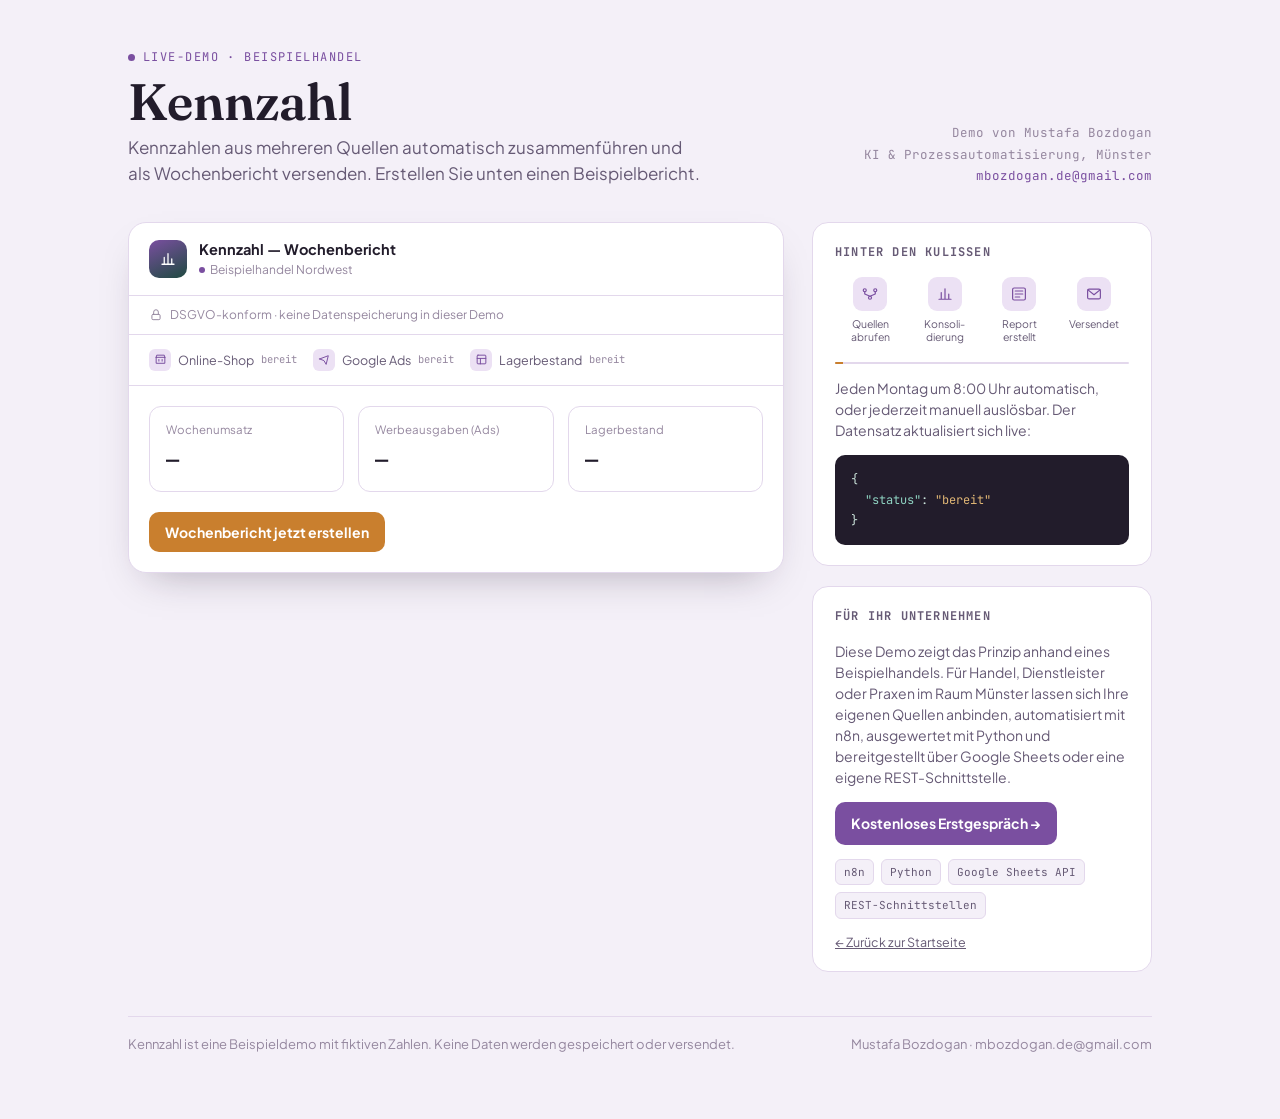
<file: demos/wochenbericht.html>
<!doctype html>
<html lang="de">
<head>
<meta charset="UTF-8">
<meta name="viewport" content="width=device-width, initial-scale=1.0">
<title>Kennzahl — Wochenbericht Demo | Mustafa Bozdogan</title>
<meta name="description" content="Live-Demo: Kennzahlen aus mehreren Quellen automatisch zusammenführen und als Wochenbericht versenden.">
<meta name="robots" content="noindex">
<link rel="preconnect" href="https://fonts.googleapis.com">
<link rel="stylesheet" href="https://fonts.googleapis.com/css2?family=Fraunces:opsz,wght@9..144,400;9..144,500;9..144,600&family=Plus+Jakarta+Sans:wght@400;500;600;700&family=JetBrains+Mono:wght@400;500&display=swap">
<style>
  :root{color-scheme:light}
  body{margin:0;padding:0;font:14px -apple-system,BlinkMacSystemFont,sans-serif;background:#faf9f5;color:#141413}
  img{max-width:100%}
  [hidden]:not([hidden=until-found i]){display:none!important}

  :root{
    --paper:#f4f0f8; --paper-raised:#ffffff; --ink:#221c2b; --ink-soft:#665a75; --ink-faint:#95879f;
    --line:#e3d8ec; --accent:#7a4fa0; --accent-ink:#ffffff; --accent-soft:#ece1f4; --amber:#c97f2e;
    --good:#2f7a4a; --good-soft:#dff0e2; --shadow:35 20 45;
  }
  @media (prefers-color-scheme: dark){
    :root:not([data-theme="light"]){
      --paper:#150f1a; --paper-raised:#1e1524; --ink:#ece4f2; --ink-soft:#ae9dbd; --ink-faint:#786a86;
      --line:#2f2438; --accent:#b590d9; --accent-ink:#140a1c; --accent-soft:#291f34; --amber:#e0a254;
      --good:#7bcf9a; --good-soft:#1c3324; --shadow:0 0 0;
    }
  }
  :root[data-theme="dark"]{
    --paper:#150f1a; --paper-raised:#1e1524; --ink:#ece4f2; --ink-soft:#ae9dbd; --ink-faint:#786a86;
    --line:#2f2438; --accent:#b590d9; --accent-ink:#140a1c; --accent-soft:#291f34; --amber:#e0a254;
    --good:#7bcf9a; --good-soft:#1c3324; --shadow:0 0 0;
  }

  *{ box-sizing:border-box; }
  body{ background:var(--paper); color:var(--ink); font-family:"Plus Jakarta Sans", ui-sans-serif, system-ui, sans-serif; line-height:1.5; }
  .page{ max-width:1080px; margin:0 auto; padding:48px 28px 64px; }
  .top{ display:flex; justify-content:space-between; align-items:flex-end; gap:24px; flex-wrap:wrap; margin-bottom:36px; }
  .eyebrow{ font-family:"JetBrains Mono",monospace; font-size:12px; letter-spacing:.12em; text-transform:uppercase; color:var(--accent); display:flex; align-items:center; gap:8px; margin-bottom:10px; }
  .eyebrow .dot{ width:7px; height:7px; border-radius:50%; background:var(--accent); animation:pulse 2.4s infinite; }
  @keyframes pulse{ 0%{ box-shadow:0 0 0 0 rgba(47,111,98,.35);} 70%{ box-shadow:0 0 0 5px rgba(47,111,98,0);} 100%{ box-shadow:0 0 0 0 rgba(47,111,98,0);} }
  h1{ font-family:"Fraunces", ui-serif, Georgia, serif; font-weight:600; font-size:3.2rem; line-height:1; margin:0 0 8px; text-wrap:balance; }
  .subtitle{ font-size:17px; color:var(--ink-soft); max-width:48ch; }
  .top-meta{ font-family:"JetBrains Mono",monospace; font-size:12.5px; color:var(--ink-faint); text-align:right; line-height:1.7; }
  .top-meta a{ color:var(--accent); text-decoration:none; }

  .layout{ display:grid; grid-template-columns:1fr 340px; gap:28px; align-items:start; }
  @media (max-width:900px){ .layout{ grid-template-columns:1fr; } }

  .widget{ background:var(--paper-raised); border:1px solid var(--line); border-radius:18px; box-shadow:0 18px 40px -20px rgba(var(--shadow)/.35); overflow:hidden; }
  .widget-head{ display:flex; align-items:center; justify-content:space-between; gap:12px; padding:16px 20px; border-bottom:1px solid var(--line); flex-wrap:wrap; }
  .who{ display:flex; align-items:center; gap:12px; }
  .avatar{ width:38px; height:38px; border-radius:10px; background:linear-gradient(155deg, var(--accent), #1f4a41); color:#fff; display:flex; align-items:center; justify-content:center; flex-shrink:0; }
  .who .name{ font-weight:700; font-size:14.5px; }
  .who .status{ font-size:12px; color:var(--ink-faint); display:flex; align-items:center; gap:5px; }
  .who .status .d{ width:6px; height:6px; border-radius:50%; background:var(--accent); }
  .trust-bar{ display:flex; align-items:center; gap:7px; padding:10px 20px; font-size:12px; color:var(--ink-faint); border-bottom:1px solid var(--line); }

  .sources{ display:flex; gap:16px; padding:14px 20px; border-bottom:1px solid var(--line); flex-wrap:wrap; }
  .source{ display:flex; align-items:center; gap:7px; font-size:12.5px; color:var(--ink-soft); }
  .source .ic{ width:22px; height:22px; border-radius:6px; background:var(--accent-soft); color:var(--accent); display:flex; align-items:center; justify-content:center; }
  .source .st{ font-family:"JetBrains Mono",monospace; font-size:10.5px; color:var(--ink-faint); }
  .source.active .st{ color:var(--accent); }

  .content{ padding:20px; display:flex; flex-direction:column; gap:20px; }

  .kpis{ display:grid; grid-template-columns:repeat(3,1fr); gap:14px; }
  @media (max-width:560px){ .kpis{ grid-template-columns:1fr; } }
  .kpi{ border:1px solid var(--line); border-radius:12px; padding:14px 16px; }
  .kpi .lb{ font-size:11.5px; color:var(--ink-faint); margin-bottom:6px; }
  .kpi .val{ font-family:"JetBrains Mono",monospace; font-variant-numeric:tabular-nums; font-size:22px; font-weight:500; }
  .kpi .delta{ font-size:12px; margin-top:4px; }
  .kpi .delta.up{ color:var(--good); }
  .kpi svg.spark{ margin-top:8px; width:100%; height:32px; overflow:visible; }

  .chart-card{ border:1px solid var(--line); border-radius:12px; padding:18px 18px 8px; position:relative; }
  .chart-card .h{ display:flex; justify-content:space-between; align-items:baseline; margin-bottom:8px; }
  .chart-card .h .t{ font-weight:700; font-size:14px; }
  .chart-card .h .s{ font-family:"JetBrains Mono",monospace; font-size:11.5px; color:var(--ink-faint); }
  .chart-wrap{ position:relative; }
  #tooltip{
    position:absolute; pointer-events:none; background:var(--ink); color:var(--paper);
    font-family:"JetBrains Mono",monospace; font-size:11.5px; padding:5px 9px; border-radius:6px;
    transform:translate(-50%,-130%); opacity:0; transition:opacity .12s; white-space:nowrap;
  }

  .btn{ font-family:"Plus Jakarta Sans"; font-weight:700; font-size:14px; border:none; border-radius:10px; padding:11px 16px; cursor:pointer; background:var(--amber); color:#fff; align-self:flex-start; }
  .btn.ghost{ background:transparent; color:var(--accent); border:1px solid var(--line); }
  .btn:disabled{ opacity:.5; cursor:not-allowed; }
  .btn:focus-visible, .btn.ghost:focus-visible{ outline:2px solid var(--accent); outline-offset:2px; }

  .checklist{ display:flex; flex-direction:column; gap:7px; }
  .cl-row{ display:flex; align-items:center; gap:8px; font-family:"JetBrains Mono",monospace; font-size:12.5px; color:var(--ink-soft); opacity:0; transform:translateY(4px); animation:rise .3s ease forwards; }
  @keyframes rise{ to{ opacity:1; transform:translateY(0);} }
  .cl-row .check{ width:14px; height:14px; flex-shrink:0; }
  .cl-row .check circle{ fill:none; stroke:var(--accent); stroke-width:2; }
  .cl-row .check path{ fill:none; stroke:var(--accent); stroke-width:2.2; stroke-linecap:round; stroke-linejoin:round; stroke-dasharray:14; stroke-dashoffset:14; animation:draw .3s ease forwards .1s; }
  @keyframes draw{ to{ stroke-dashoffset:0;} }

  .mail-preview{ border:1px dashed var(--line); border-radius:10px; padding:12px 14px; font-size:12.5px; color:var(--ink-soft); }
  .mail-preview .tag{ font-family:"JetBrains Mono",monospace; font-size:10.5px; text-transform:uppercase; letter-spacing:.06em; color:var(--ink-faint); margin-bottom:6px; display:block; }
  .mail-preview .subj{ font-weight:700; color:var(--ink); margin-bottom:4px; }
  .mail-preview ul{ margin:6px 0 0; padding-left:18px; }

  .sidebar{ display:flex; flex-direction:column; gap:20px; }
  .panel{ background:var(--paper-raised); border:1px solid var(--line); border-radius:16px; padding:20px 22px; }
  .panel h2{ font-family:"JetBrains Mono",monospace; font-size:12px; letter-spacing:.1em; text-transform:uppercase; color:var(--ink-soft); margin:0 0 16px; }
  .pipeline-track{ position:relative; height:2px; background:var(--line); margin:19px 0 10px; border-radius:2px; overflow:hidden; }
  .pipeline-pulse{ position:absolute; top:-3px; width:8px; height:8px; border-radius:50%; background:var(--amber); animation:flow 3.6s linear infinite; }
  @keyframes flow{ 0%{ left:0%; opacity:0;} 8%{ opacity:1;} 92%{ opacity:1;} 100%{ left:100%; opacity:0;} }
  .pipeline-nodes{ display:flex; justify-content:space-between; }
  .pnode{ display:flex; flex-direction:column; align-items:center; gap:6px; width:70px; }
  .pnode .ic{ width:34px; height:34px; border-radius:9px; background:var(--accent-soft); color:var(--accent); display:flex; align-items:center; justify-content:center; }
  .pnode .lb{ font-size:10.5px; text-align:center; color:var(--ink-soft); line-height:1.25; }
  .json{ font-family:"JetBrains Mono",monospace; font-size:12px; line-height:1.7; background:var(--ink); color:#cfe8df; border-radius:10px; padding:14px 16px; overflow-x:auto; white-space:pre; margin-top:14px; }
  .json .k{ color:#8fd3c2;} .json .s{ color:#e0b675;}
  .panel p{ font-size:14px; color:var(--ink-soft); margin:0 0 14px; }
  .cta-btn{ display:inline-flex; align-items:center; gap:8px; font-weight:700; font-size:14px; background:var(--accent); color:var(--accent-ink); text-decoration:none; padding:11px 16px; border-radius:10px; }
  .badges{ display:flex; flex-wrap:wrap; gap:7px; margin-top:14px; }
  .badge{ font-family:"JetBrains Mono",monospace; font-size:11px; color:var(--ink-soft); background:var(--paper); border:1px solid var(--line); border-radius:6px; padding:4px 8px; }
  .foot-links{ margin-top:14px; font-size:12.5px; color:var(--ink-faint); }
  .foot-links a{ color:var(--ink-soft); }

  footer{ margin-top:44px; padding-top:18px; border-top:1px solid var(--line); display:flex; justify-content:space-between; flex-wrap:wrap; gap:10px; font-size:13px; color:var(--ink-faint); }
  footer a{ color:var(--ink-soft); }

  @media (prefers-reduced-motion: reduce){ *{ animation-duration:.001s !important; animation-iteration-count:1 !important; } }
</style>
</head>
<body>

<div class="page">
  <div class="top">
    <div>
      <div class="eyebrow"><span class="dot"></span>Live-Demo · Beispielhandel</div>
      <h1>Kennzahl</h1>
      <div class="subtitle">Kennzahlen aus mehreren Quellen automatisch zusammenführen und als Wochenbericht versenden. Erstellen Sie unten einen Beispielbericht.</div>
    </div>
    <div class="top-meta">
      Demo von Mustafa Bozdogan<br>
      KI &amp; Prozessautomatisierung, Münster<br>
      <a href="mailto:mbozdogan.de@gmail.com">mbozdogan.de@gmail.com</a>
    </div>
  </div>

  <div class="layout">
    <div class="widget">
      <div class="widget-head">
        <div class="who">
          <div class="avatar"><svg width="18" height="18" viewBox="0 0 24 24" fill="none" stroke="#fff" stroke-width="1.7" stroke-linecap="round" stroke-linejoin="round"><path d="M4 19h16M7 19V10M12 19V5M17 19v-7"/></svg></div>
          <div><div class="name">Kennzahl — Wochenbericht</div><div class="status"><span class="d"></span>Beispielhandel Nordwest</div></div>
        </div>
      </div>
      <div class="trust-bar">
        <svg width="14" height="14" viewBox="0 0 24 24" fill="none" stroke="currentColor" stroke-width="1.7" stroke-linecap="round" stroke-linejoin="round"><rect x="5" y="11" width="14" height="9" rx="2"/><path d="M8 11V7a4 4 0 0 1 8 0v4"/></svg>
        DSGVO-konform · keine Datenspeicherung in dieser Demo
      </div>
      <div class="sources" id="sources">
        <div class="source" data-s="shop"><span class="ic"><svg width="13" height="13" viewBox="0 0 24 24" fill="none" stroke="currentColor" stroke-width="1.8" stroke-linecap="round" stroke-linejoin="round"><path d="M4 8l1-4h14l1 4M4 8v11h16V8M4 8h16M9 12v3M15 12v3"/></svg></span>Online-Shop<span class="st">bereit</span></div>
        <div class="source" data-s="ads"><span class="ic"><svg width="13" height="13" viewBox="0 0 24 24" fill="none" stroke="currentColor" stroke-width="1.8" stroke-linecap="round" stroke-linejoin="round"><path d="M3 11l16-6-4 16-4-7-8-3z"/></svg></span>Google Ads<span class="st">bereit</span></div>
        <div class="source" data-s="lager"><span class="ic"><svg width="13" height="13" viewBox="0 0 24 24" fill="none" stroke="currentColor" stroke-width="1.8" stroke-linecap="round" stroke-linejoin="round"><rect x="4" y="4" width="16" height="16" rx="1.5"/><path d="M4 10h16M10 10v10"/></svg></span>Lagerbestand<span class="st">bereit</span></div>
      </div>
      <div class="content" id="content"></div>
    </div>

    <div class="sidebar">
      <div class="panel">
        <h2>Hinter den Kulissen</h2>
        <div class="pipeline-nodes">
          <div class="pnode"><div class="ic"><svg width="18" height="18" viewBox="0 0 24 24" fill="none" stroke="currentColor" stroke-width="1.6" stroke-linecap="round" stroke-linejoin="round"><circle cx="5" cy="7" r="2"/><circle cx="19" cy="7" r="2"/><circle cx="12" cy="17" r="2"/><path d="M5 9v3l7 3M19 9v3l-7 3"/></svg></div><div class="lb">Quellen<br>abrufen</div></div>
          <div class="pnode"><div class="ic"><svg width="18" height="18" viewBox="0 0 24 24" fill="none" stroke="currentColor" stroke-width="1.6" stroke-linecap="round" stroke-linejoin="round"><path d="M4 19h16M7 19V10M12 19V5M17 19v-7"/></svg></div><div class="lb">Konsoli-<br>dierung</div></div>
          <div class="pnode"><div class="ic"><svg width="18" height="18" viewBox="0 0 24 24" fill="none" stroke="currentColor" stroke-width="1.6" stroke-linecap="round" stroke-linejoin="round"><rect x="3.5" y="4" width="17" height="16" rx="2"/><path d="M7 8h10M7 12h10M7 16h6"/></svg></div><div class="lb">Report<br>erstellt</div></div>
          <div class="pnode"><div class="ic"><svg width="18" height="18" viewBox="0 0 24 24" fill="none" stroke="currentColor" stroke-width="1.6" stroke-linecap="round" stroke-linejoin="round"><rect x="3.5" y="5.5" width="17" height="13" rx="2"/><path d="M4 6.5l8 6.5 8-6.5"/></svg></div><div class="lb">Versendet</div></div>
        </div>
        <div class="pipeline-track"><div class="pipeline-pulse"></div></div>
        <p style="margin-top:14px;">Jeden Montag um 8:00 Uhr automatisch, oder jederzeit manuell auslösbar. Der Datensatz aktualisiert sich live:</p>
        <div class="json" id="jsonView">{
  <span class="k">"status"</span>: <span class="s">"bereit"</span>
}</div>
      </div>

      <div class="panel">
        <h2>Für Ihr Unternehmen</h2>
        <p>Diese Demo zeigt das Prinzip anhand eines Beispielhandels. Für Handel, Dienstleister oder Praxen im Raum Münster lassen sich Ihre eigenen Quellen anbinden, automatisiert mit n8n, ausgewertet mit Python und bereitgestellt über Google Sheets oder eine eigene REST-Schnittstelle.</p>
        <a class="cta-btn" href="mailto:mbozdogan.de@gmail.com?subject=Kostenloses%20Erstgespr%C3%A4ch%20KI-Automatisierung">Kostenloses Erstgespräch →</a>
        <div class="badges">
          <span class="badge">n8n</span>
          <span class="badge">Python</span>
          <span class="badge">Google Sheets API</span>
          <span class="badge">REST-Schnittstellen</span>
        </div>
        <div class="foot-links"><a href="../index.html">← Zurück zur Startseite</a></div>
      </div>
    </div>
  </div>

  <footer>
    <span>Kennzahl ist eine Beispieldemo mit fiktiven Zahlen. Keine Daten werden gespeichert oder versendet.</span>
    <span>Mustafa Bozdogan · mbozdogan.de@gmail.com</span>
  </footer>
</div>

<script>
(function(){
  var reduced = window.matchMedia('(prefers-reduced-motion: reduce)').matches;
  var content = document.getElementById('content');
  var jsonView = document.getElementById('jsonView');
  var sources = document.querySelectorAll('.source');

  var weeks = ['KW32','KW33','KW34','KW35','KW36','KW37','KW38','KW39'];
  var revenue = [4200,4550,4300,5100,5400,5250,5800,6100];
  var kpis = {
    umsatz: {label:'Wochenumsatz', value:6100, unit:'€', delta:'+5,2% ggü. Vorwoche', spark: revenue},
    ads: {label:'Werbeausgaben (Ads)', value:812, unit:'€', delta:'-3,1% ggü. Vorwoche', spark:[980,910,870,860,840,830,820,812]},
    lager: {label:'Lagerbestand', value:1284, unit:'Stück', delta:'-6,4% ggü. Vorwoche', spark:[1510,1470,1430,1400,1360,1330,1300,1284]}
  };

  function fmt(n){ return n.toString().replace(/\B(?=(\d{3})+(?!\d))/g, '.'); }

  function sparkSvg(vals, w, h){
    var min = Math.min.apply(null, vals), max = Math.max.apply(null, vals);
    var range = (max - min) || 1;
    var pts = vals.map(function(v,i){
      var x = (i/(vals.length-1)) * w;
      var y = h - ((v-min)/range) * (h-6) - 3;
      return [x,y];
    });
    var path = pts.map(function(p,i){ return (i===0?'M':'L') + p[0].toFixed(1) + ' ' + p[1].toFixed(1); }).join(' ');
    var area = path + ' L ' + w + ' ' + h + ' L 0 ' + h + ' Z';
    var last = pts[pts.length-1];
    return '<svg class="spark" viewBox="0 0 '+w+' '+h+'" preserveAspectRatio="none">' +
      '<path d="'+area+'" fill="var(--accent-soft)" stroke="none"/>' +
      '<path d="'+path+'" fill="none" stroke="var(--accent)" stroke-width="1.6" stroke-linecap="round" stroke-linejoin="round" vector-effect="non-scaling-stroke"/>' +
      '<circle cx="'+last[0].toFixed(1)+'" cy="'+last[1].toFixed(1)+'" r="2.6" fill="var(--accent)"/>' +
      '</svg>';
  }

  function mainChart(){
    var w = 600, h = 200, padL = 34, padB = 22, padT = 10, padR = 8;
    var plotW = w - padL - padR, plotH = h - padT - padB;
    var min = 0, max = Math.max.apply(null, revenue) * 1.15;
    function x(i){ return padL + (i/(revenue.length-1)) * plotW; }
    function y(v){ return padT + plotH - (v/max) * plotH; }
    var gridLines = [0,.25,.5,.75,1].map(function(t){
      var yy = padT + plotH * (1-t);
      var val = Math.round(max*t);
      return '<line x1="'+padL+'" x2="'+(w-padR)+'" y1="'+yy+'" y2="'+yy+'" stroke="var(--line)" stroke-width="1"/>' +
             '<text x="'+(padL-8)+'" y="'+(yy+3)+'" text-anchor="end" font-family="JetBrains Mono, monospace" font-size="9.5" fill="var(--ink-faint)">'+fmt(val)+'</text>';
    }).join('');
    var pts = revenue.map(function(v,i){ return [x(i), y(v)]; });
    var linePath = pts.map(function(p,i){ return (i===0?'M':'L') + p[0].toFixed(1) + ' ' + p[1].toFixed(1); }).join(' ');
    var areaPath = linePath + ' L ' + pts[pts.length-1][0].toFixed(1) + ' ' + (padT+plotH) + ' L ' + pts[0][0].toFixed(1) + ' ' + (padT+plotH) + ' Z';
    var xLabels = weeks.map(function(wk,i){
      return '<text x="'+x(i).toFixed(1)+'" y="'+(h-4)+'" text-anchor="middle" font-family="JetBrains Mono, monospace" font-size="9.5" fill="var(--ink-faint)">'+wk+'</text>';
    }).join('');
    var dots = pts.map(function(p,i){
      return '<circle class="hp" data-i="'+i+'" cx="'+p[0].toFixed(1)+'" cy="'+p[1].toFixed(1)+'" r="9" fill="transparent"/>';
    }).join('');
    var lastLabel = '<text x="'+pts[pts.length-1][0].toFixed(1)+'" y="'+(pts[pts.length-1][1]-10).toFixed(1)+'" text-anchor="end" font-family="JetBrains Mono, monospace" font-weight="600" font-size="12" fill="var(--ink)">'+fmt(revenue[revenue.length-1])+'&#8201;€</text>';
    return '<div class="chart-wrap"><svg id="mainSvg" viewBox="0 0 '+w+' '+h+'" width="100%" style="display:block;">' +
      gridLines + xLabels +
      '<path d="'+areaPath+'" fill="var(--accent-soft)" stroke="none"/>' +
      '<path d="'+linePath+'" fill="none" stroke="var(--accent)" stroke-width="2" stroke-linecap="round" stroke-linejoin="round"/>' +
      '<circle cx="'+pts[pts.length-1][0].toFixed(1)+'" cy="'+pts[pts.length-1][1].toFixed(1)+'" r="3.5" fill="var(--accent)"/>' +
      lastLabel + dots +
      '</svg><div id="tooltip"></div></div>';
  }

  function wireChartHover(){
    var svg = document.getElementById('mainSvg');
    if(!svg) return;
    var tip = document.getElementById('tooltip');
    svg.querySelectorAll('.hp').forEach(function(c){
      c.addEventListener('mouseenter', function(){
        var i = +c.getAttribute('data-i');
        var rect = svg.getBoundingClientRect();
        var cx = (parseFloat(c.getAttribute('cx'))/600) * rect.width;
        var cy = (parseFloat(c.getAttribute('cy'))/200) * rect.height;
        tip.style.left = cx + 'px';
        tip.style.top = cy + 'px';
        tip.textContent = weeks[i] + ' · ' + fmt(revenue[i]) + ' €';
        tip.style.opacity = 1;
      });
      c.addEventListener('mouseleave', function(){ tip.style.opacity = 0; });
    });
  }

  function updateJson(status){
    var lines = ['{'];
    lines.push('  <span class="k">"status"</span>: <span class="s">"'+status+'"</span>' + (status!=='bereit' ? ',' : ''));
    if(status !== 'bereit'){
      lines.push('  <span class="k">"wochenumsatz"</span>: <span class="s">"'+fmt(kpis.umsatz.value)+' €"</span>,');
      lines.push('  <span class="k">"werbeausgaben"</span>: <span class="s">"'+fmt(kpis.ads.value)+' €"</span>,');
      lines.push('  <span class="k">"lagerbestand"</span>: <span class="s">"'+fmt(kpis.lager.value)+' Stück"</span>,');
      var last = lines[lines.length-1]; lines[lines.length-1] = last.replace(/,$/,'');
    }
    lines.push('}');
    jsonView.innerHTML = lines.join('\n');
  }

  function renderIdle(){
    content.innerHTML =
      '<div class="kpis">' +
        Object.keys(kpis).map(function(k){
          return '<div class="kpi"><div class="lb">'+kpis[k].label+'</div><div class="val">—</div></div>';
        }).join('') +
      '</div>' +
      '<button class="btn" id="genBtn">Wochenbericht jetzt erstellen</button>';
    document.getElementById('genBtn').onclick = function(){
      updateJson('sammle_daten');
      runCollect();
    };
  }

  function runCollect(){
    content.innerHTML = '<div class="checklist" id="cl"></div>';
    var cl = document.getElementById('cl');
    var order = ['shop','ads','lager'];
    order.forEach(function(s, i){
      setTimeout(function(){
        document.querySelector('.source[data-s="'+s+'"]').classList.add('active');
        document.querySelector('.source[data-s="'+s+'"] .st').textContent = 'abgerufen';
        var row = document.createElement('div');
        row.className = 'cl-row';
        var names = {shop:'Online-Shop: Umsatzdaten geladen', ads:'Google Ads: Kampagnendaten geladen', lager:'Lagerbestand: Bestandsdaten geladen'};
        row.innerHTML = '<svg class="check" viewBox="0 0 24 24"><circle cx="12" cy="12" r="10"/><path d="M7 12.5l3 3 7-7"/></svg>' + names[s];
        cl.appendChild(row);
        if(i === order.length-1){
          setTimeout(function(){ updateJson('report_erstellt'); renderReady(); }, reduced?0:450);
        }
      }, reduced ? 0 : i*500);
    });
  }

  function renderReady(){
    content.innerHTML =
      '<div class="kpis">' +
        Object.keys(kpis).map(function(k){
          var it = kpis[k];
          return '<div class="kpi"><div class="lb">'+it.label+'</div><div class="val">'+fmt(it.value)+'&#8201;'+it.unit+'</div><div class="delta '+(it.delta.indexOf('+')===0?'up':'')+'">'+it.delta+'</div>'+sparkSvg(it.spark,120,32)+'</div>';
        }).join('') +
      '</div>' +
      '<div class="chart-card">' +
        '<div class="h"><span class="t">Wochenumsatz — letzte 8 Wochen</span><span class="s">Online-Shop</span></div>' +
        mainChart() +
      '</div>' +
      '<div class="mail-preview">' +
        '<span class="tag">Wochenbericht · E-Mail-Vorschau</span>' +
        '<div class="subj">Ihr Wochenbericht, KW39</div>' +
        'Umsatz: '+fmt(kpis.umsatz.value)+' € ('+kpis.umsatz.delta+') · Werbeausgaben: '+fmt(kpis.ads.value)+' € · Lagerbestand: '+fmt(kpis.lager.value)+' Stück.' +
      '</div>' +
      '<button class="btn ghost" id="resetBtn" style="margin-top:2px;">Neuen Bericht erstellen</button>';
    wireChartHover();
    document.getElementById('resetBtn').onclick = function(){
      sources.forEach(function(s){ s.classList.remove('active'); s.querySelector('.st').textContent = 'bereit'; });
      updateJson('bereit');
      renderIdle();
    };
  }

  updateJson('bereit');
  renderIdle();
})();
</script>

</body>
</html>
</file>
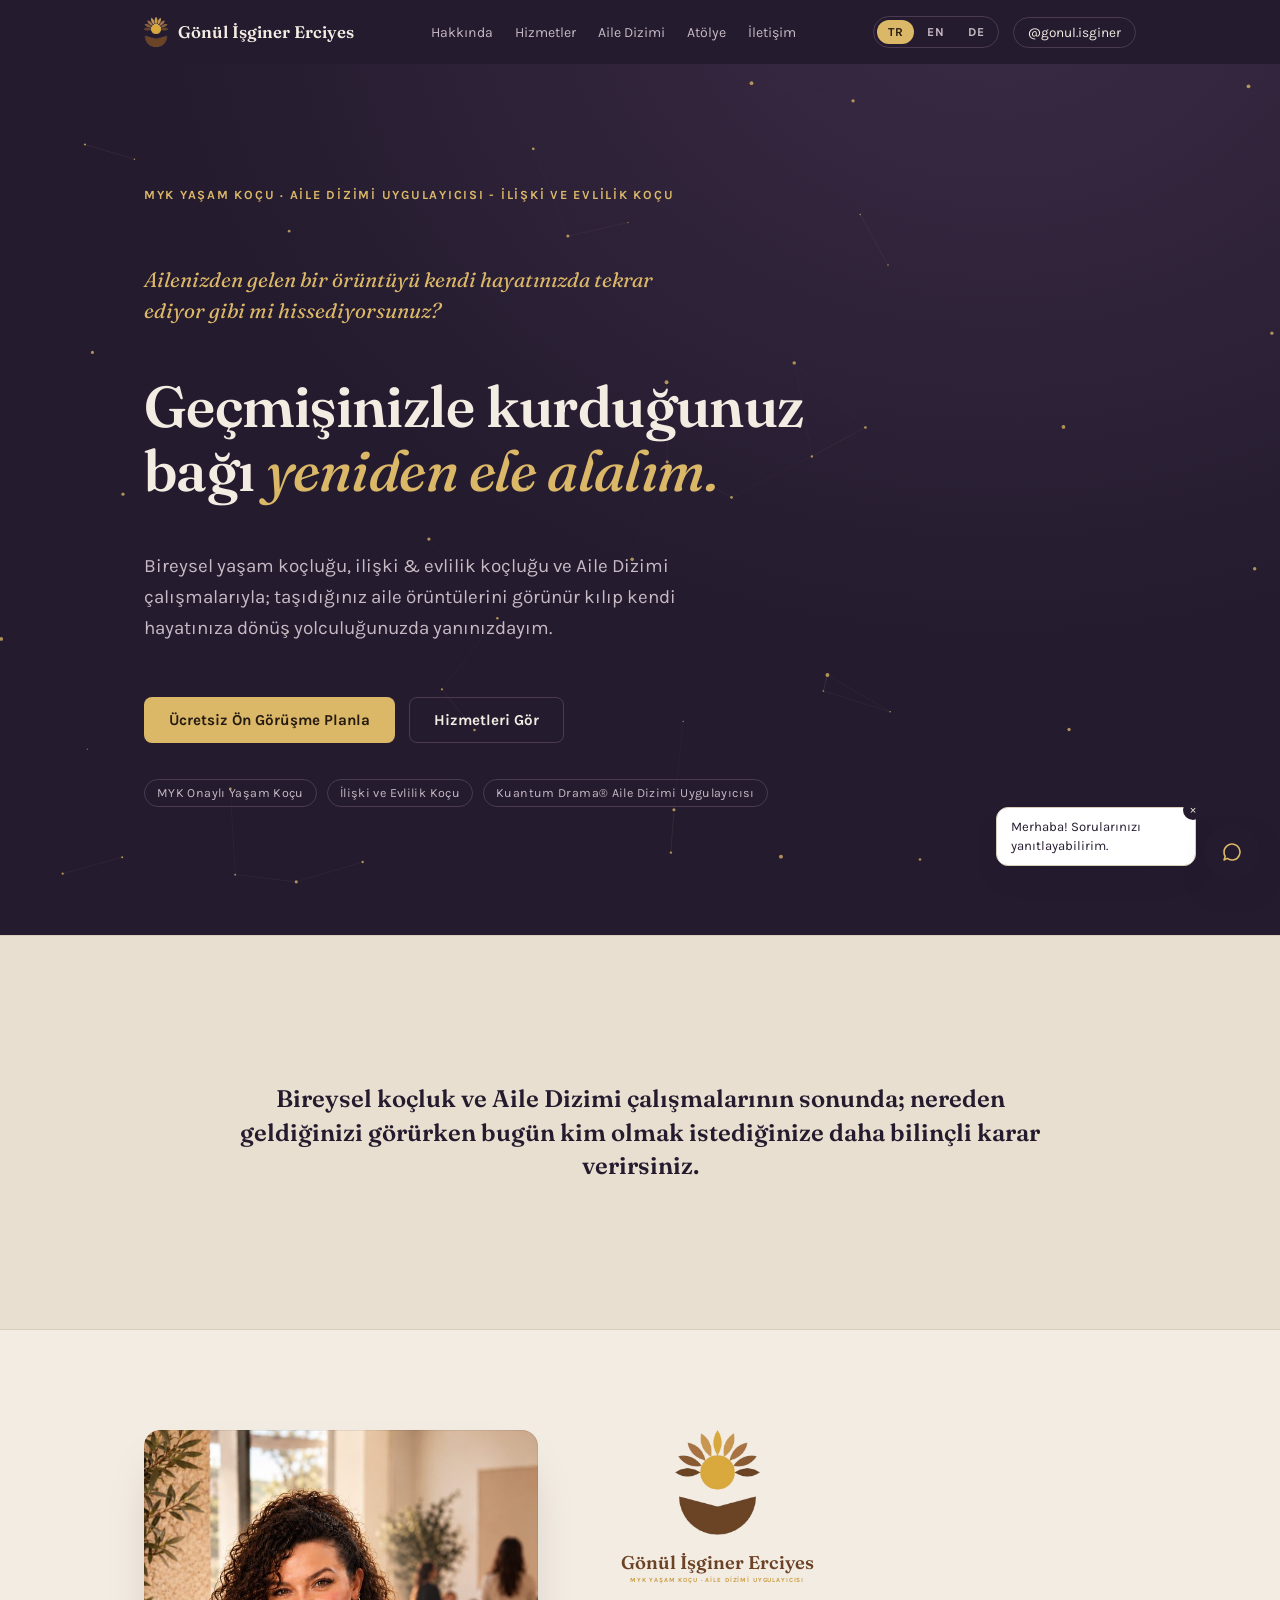
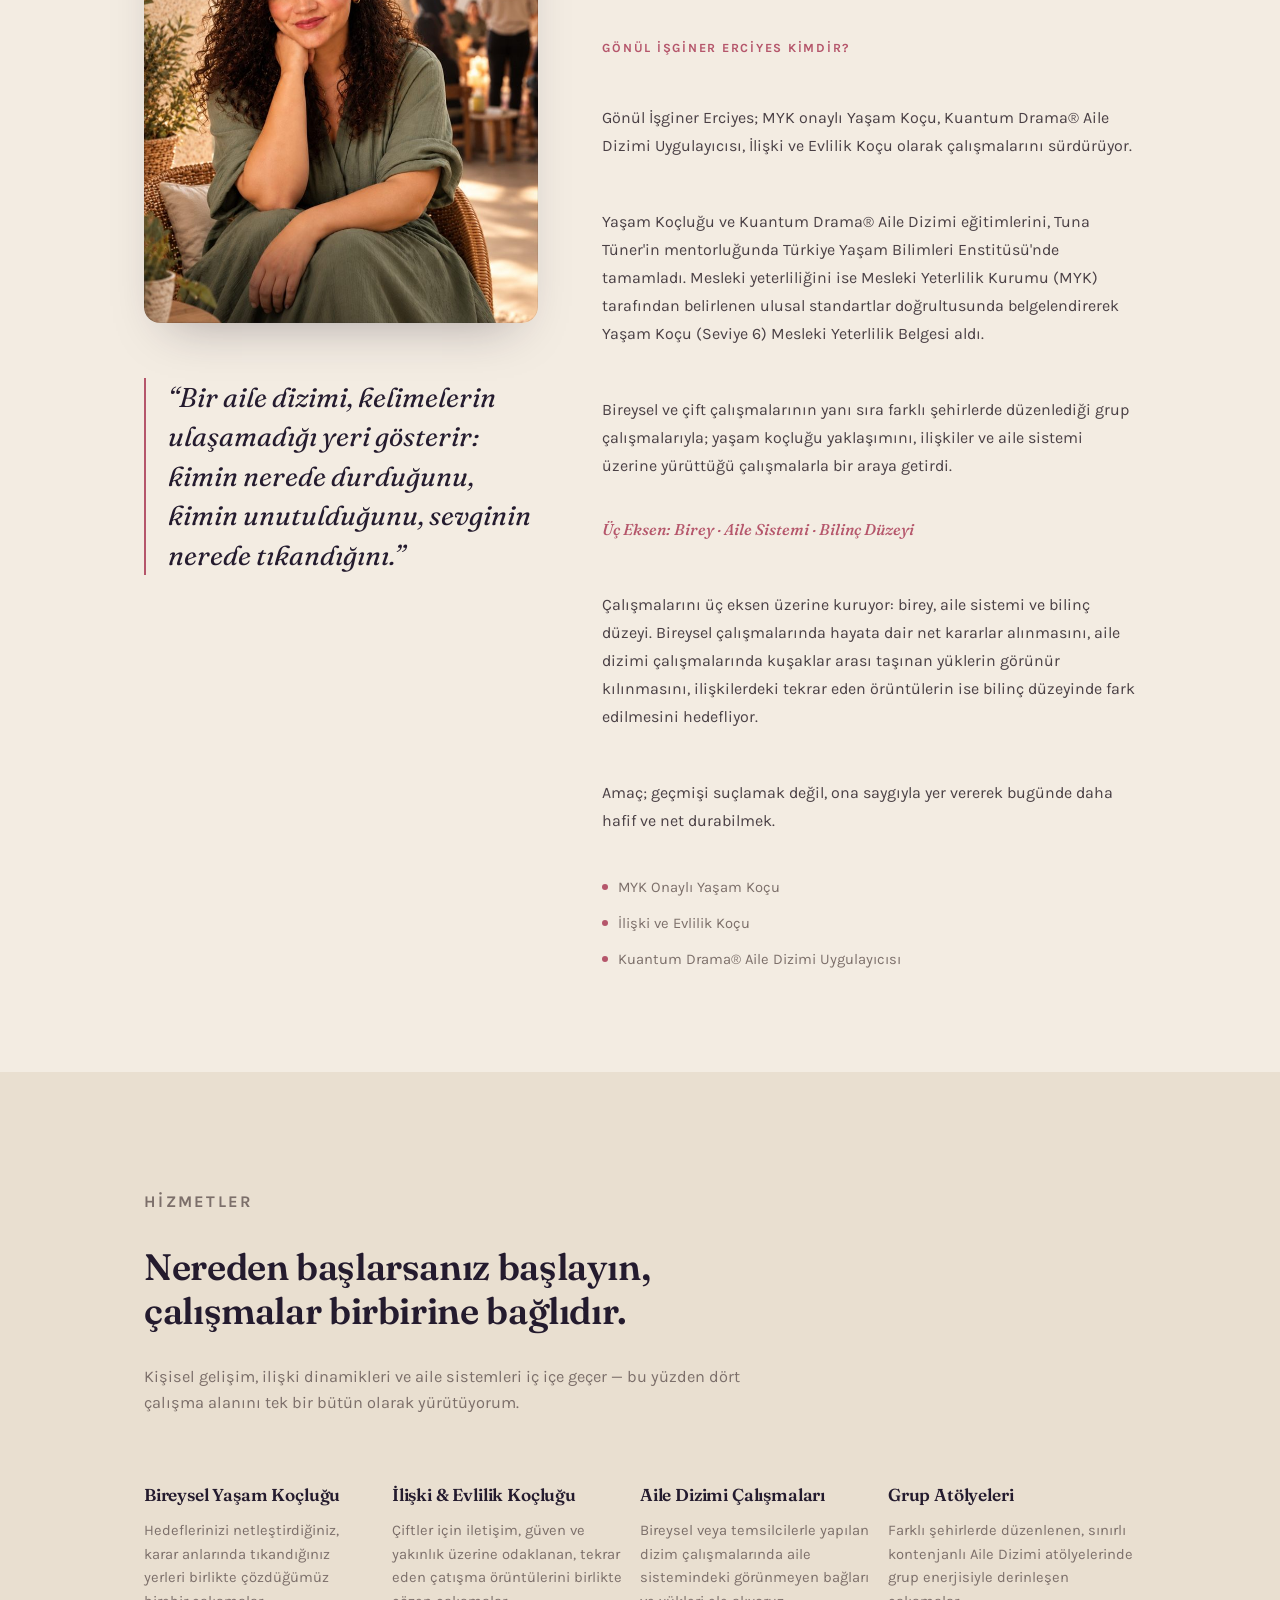
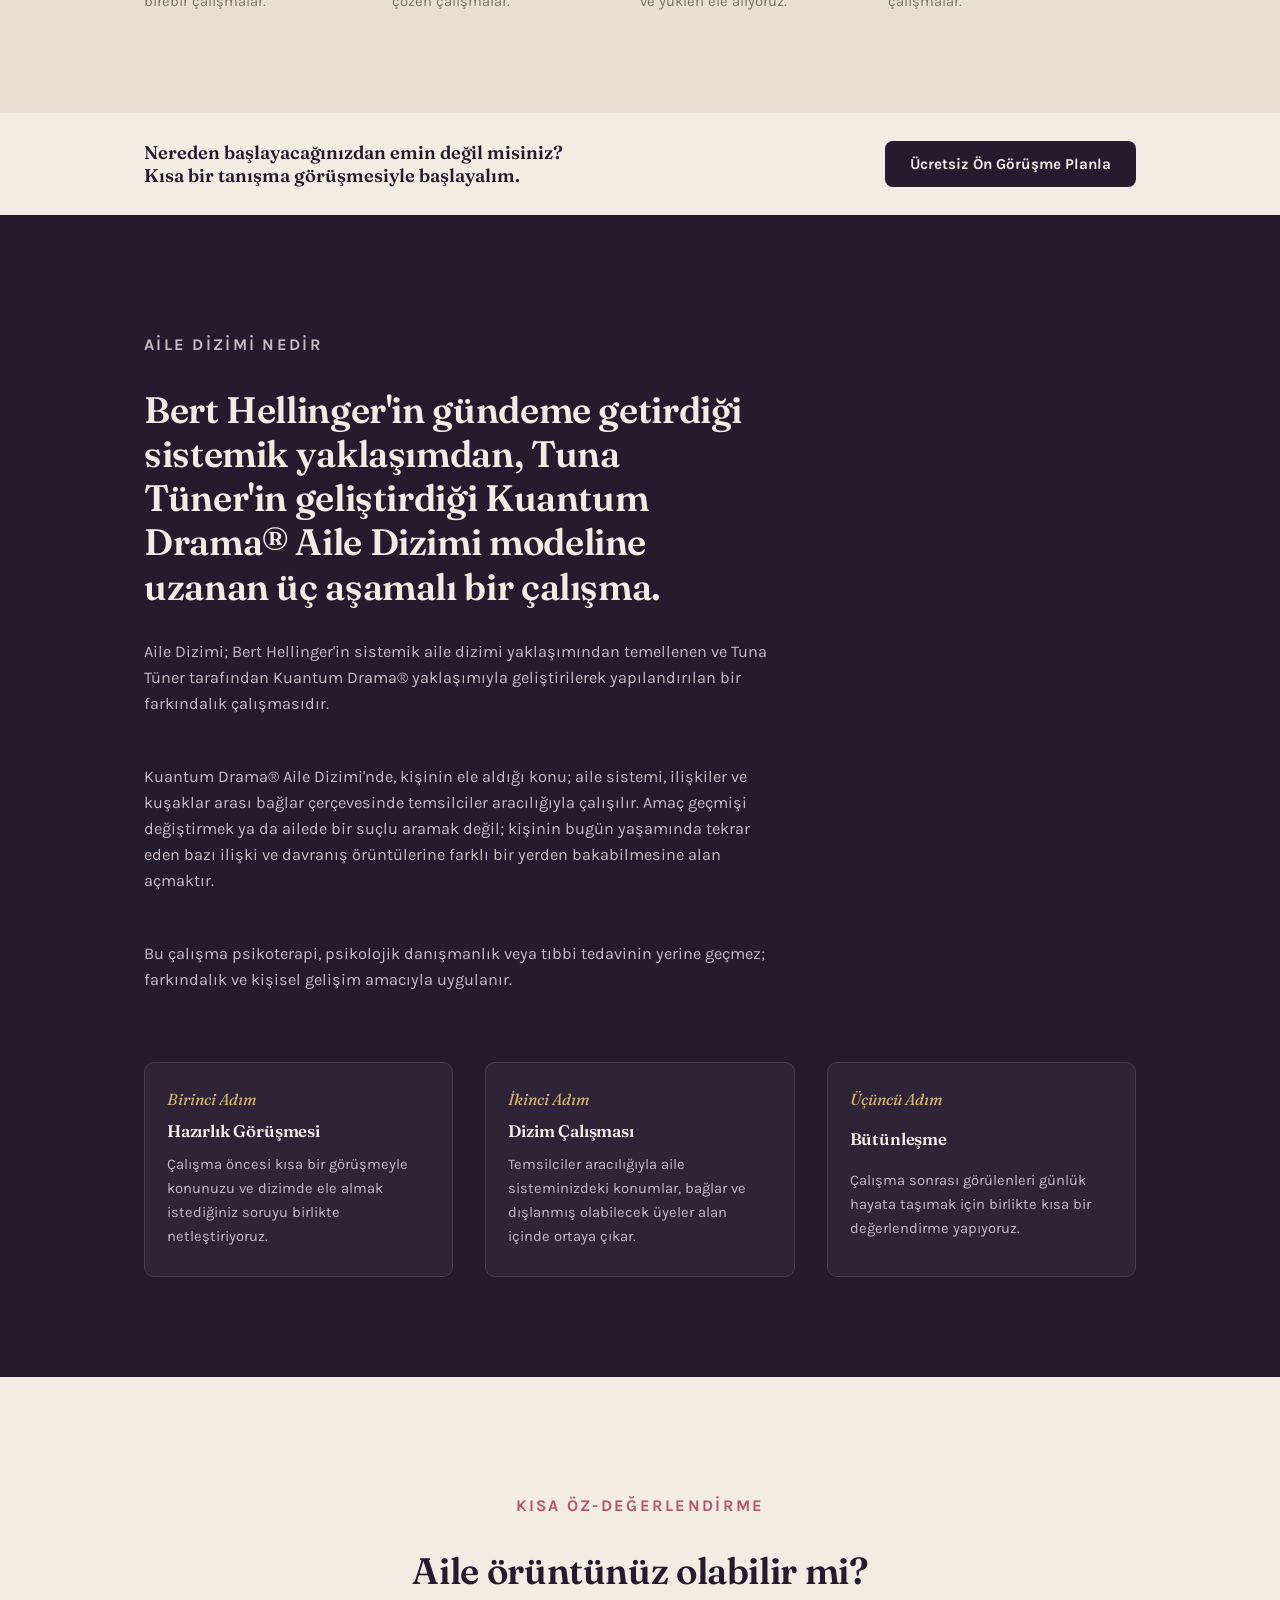
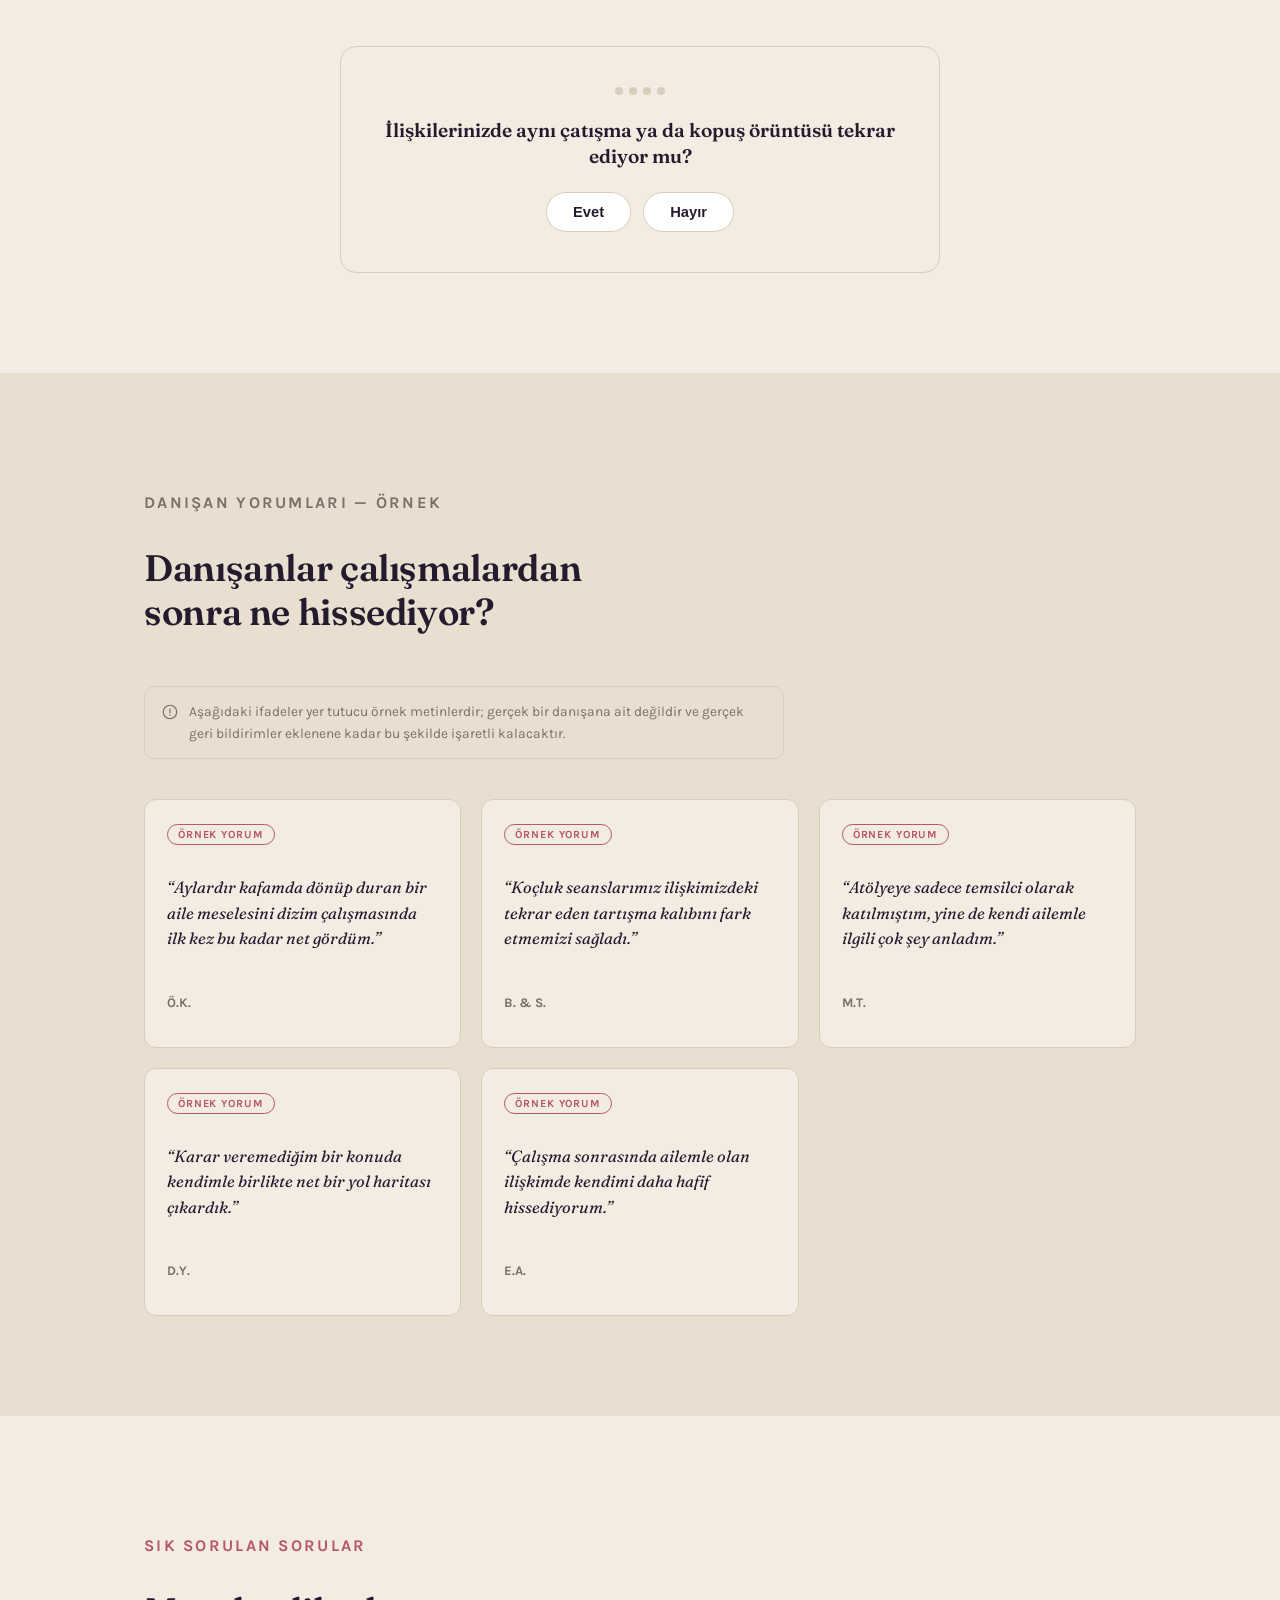
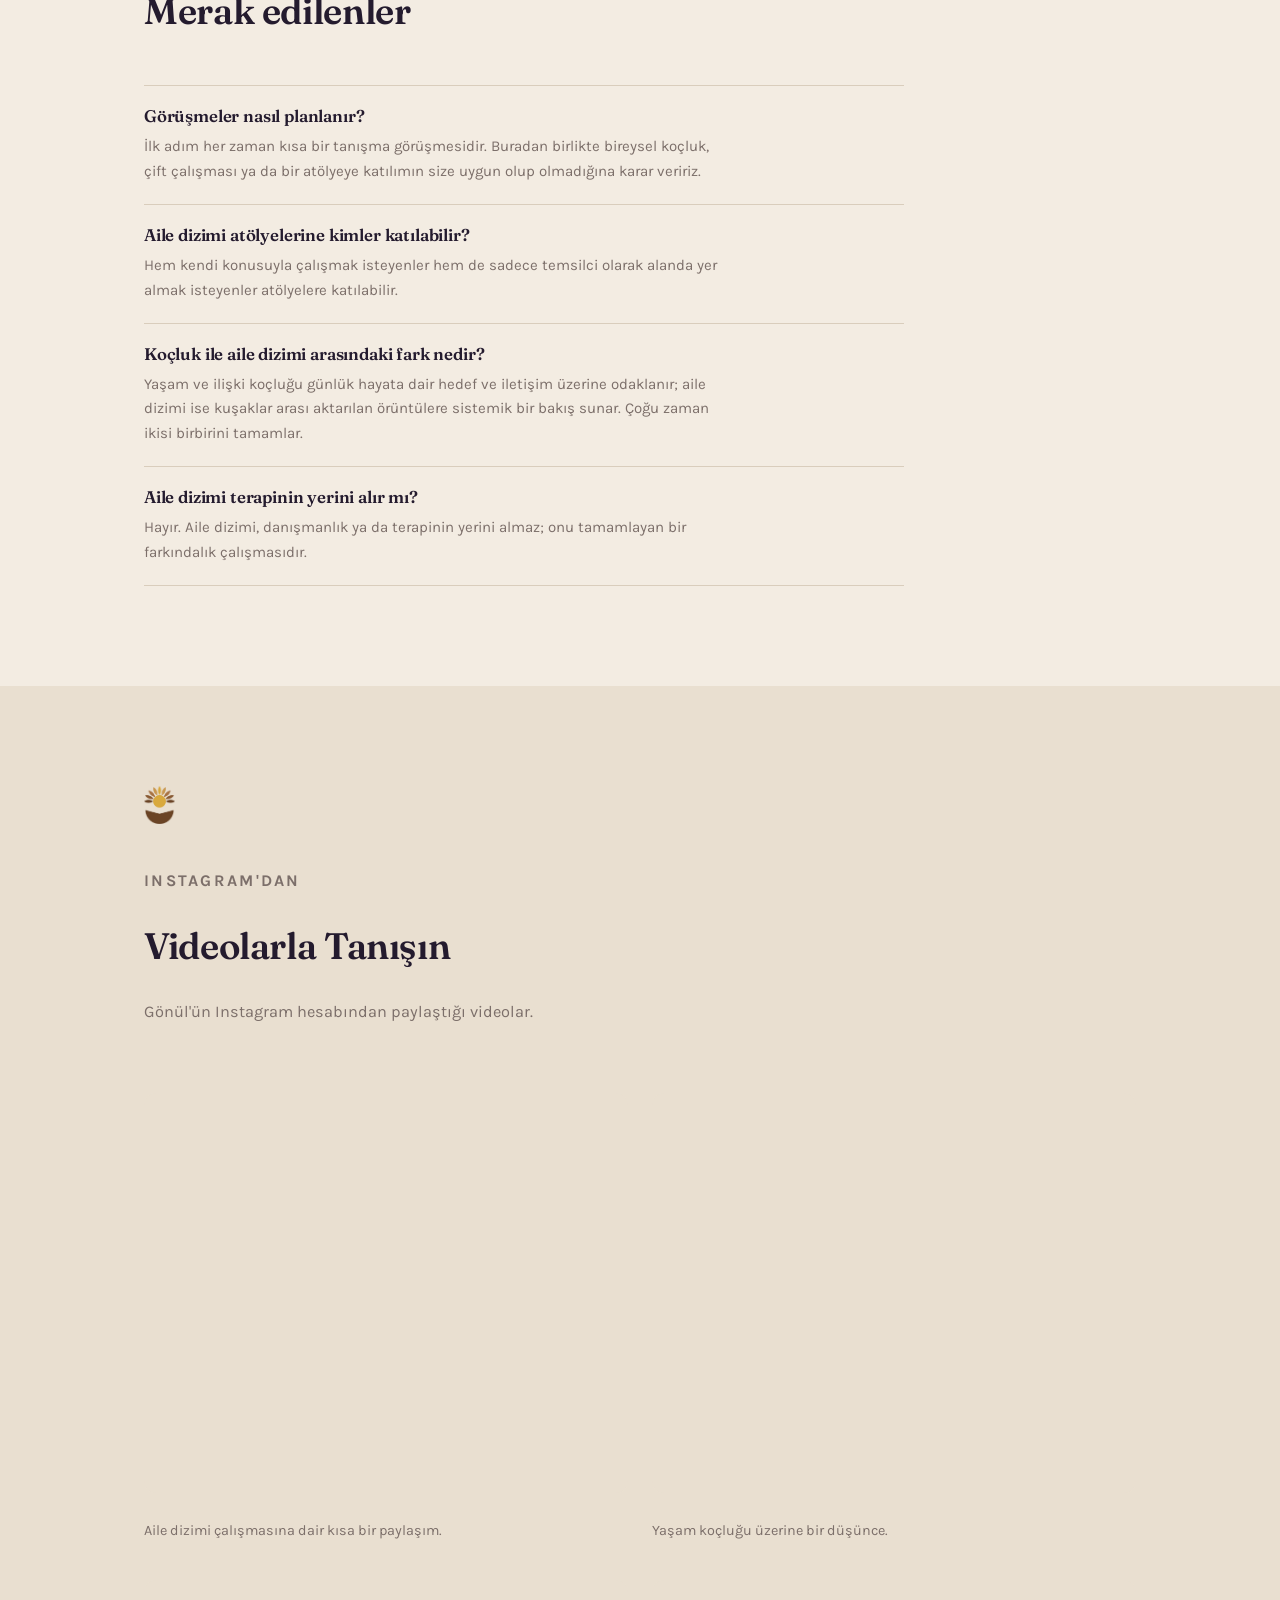
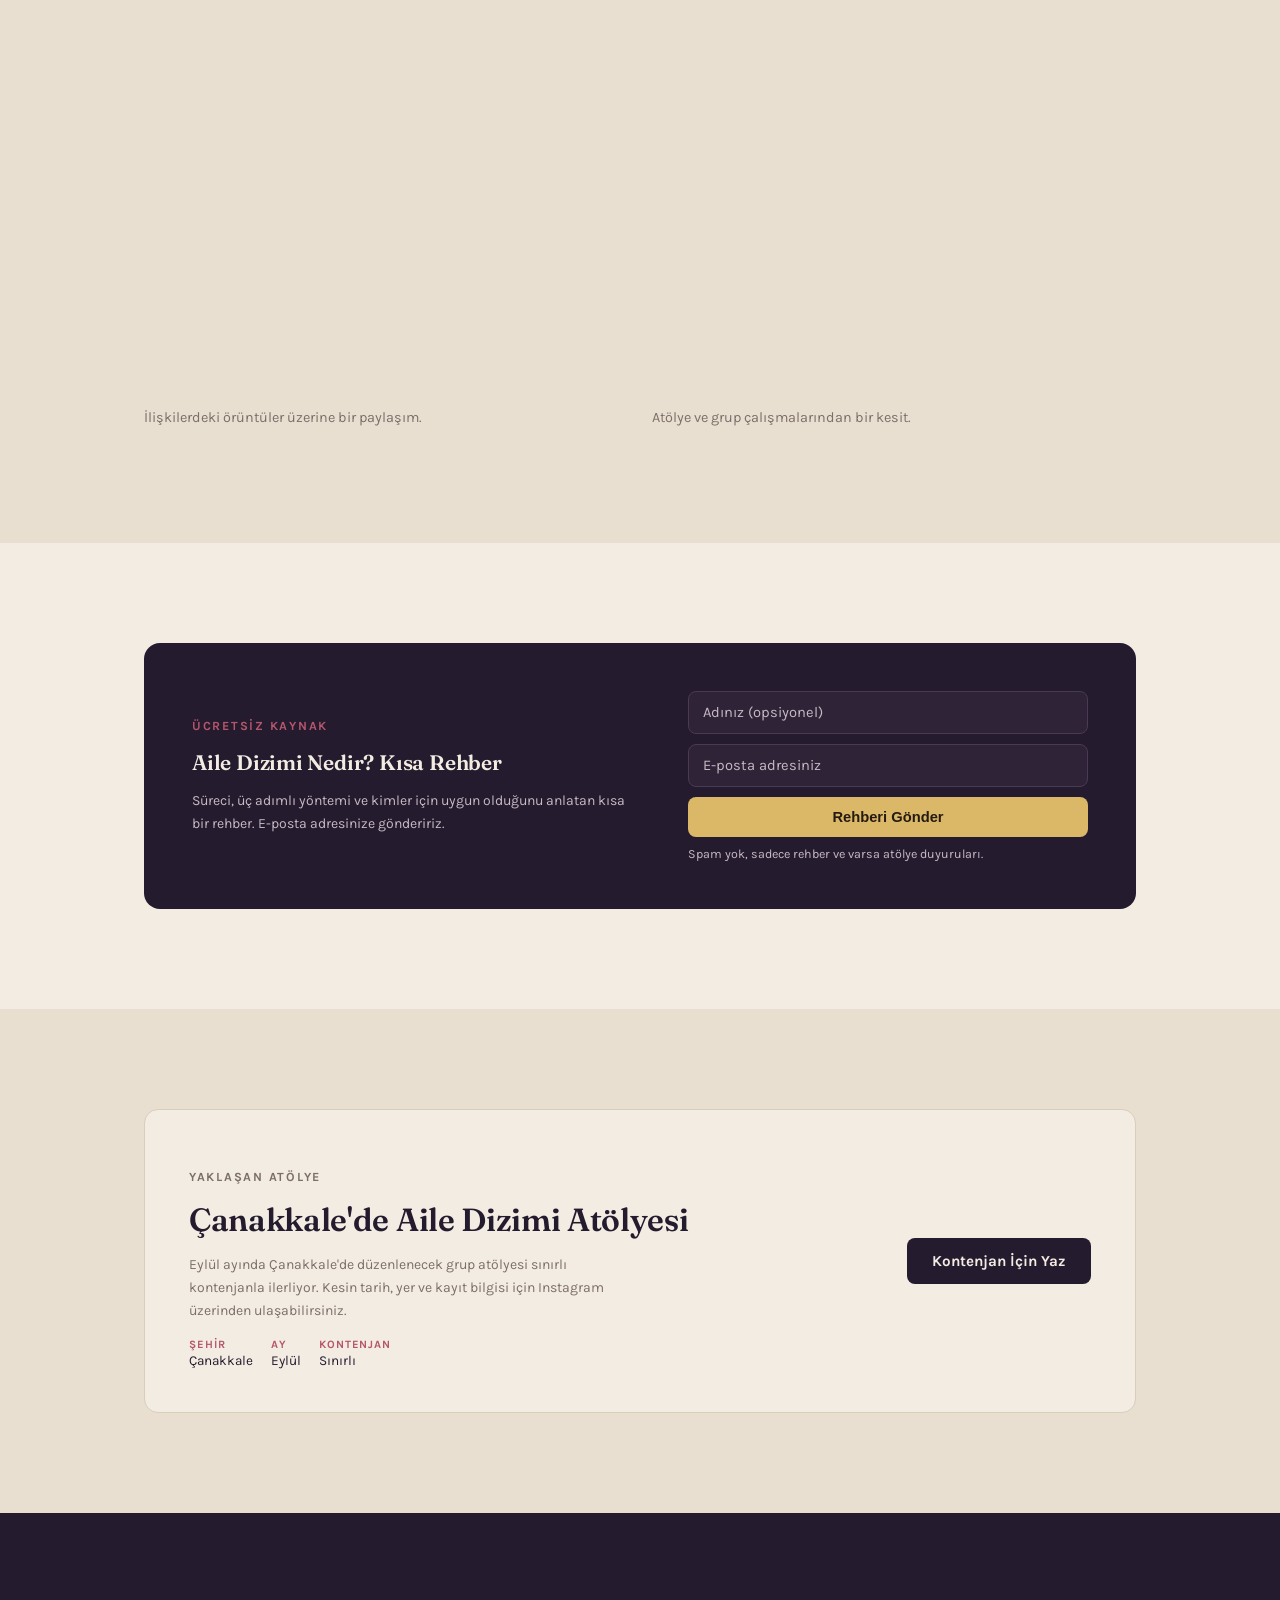
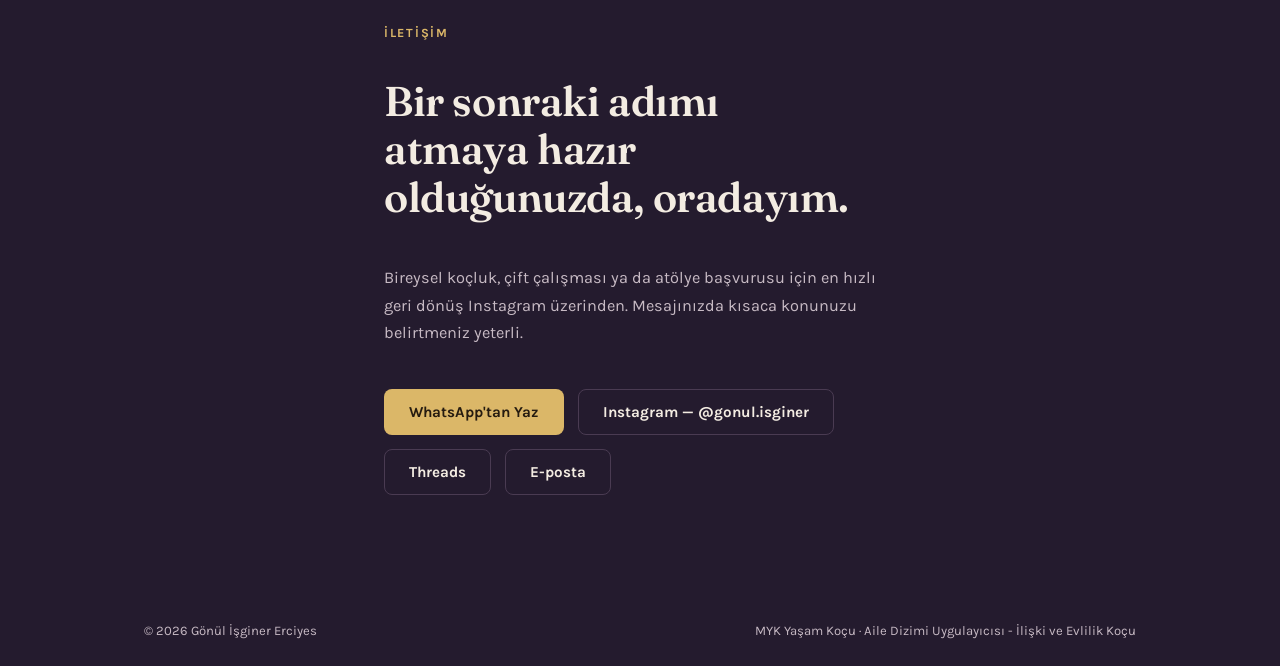
<file: demos/yasam-koclugu.html>
<!doctype html><html lang="tr"><head>
<meta charset="utf8">
<meta name="viewport" content="width=device-width,initial-scale=1">
<title>Gönül İşginer Erciyes | Yaşam Koçu &amp; Aile Dizimi Uygulayıcısı — Demo</title>
<meta name="description" content="MYK onaylı yaşam koçu, ilişki &amp; evlilik koçu ve Kuantum Drama® Aile Dizimi uygulayıcısı Gönül İşginer Erciyes ile bireysel koçluk, çift çalışmaları ve grup atölyeleri.">
<link rel="canonical" href="https://gonul-erciyes-site.vercel.app/">
<meta property="og:type" content="website">
<meta property="og:title" content="Gönül İşginer Erciyes | Yaşam Koçu &amp; Aile Dizimi Uygulayıcısı">
<meta property="og:description" content="Bireysel yaşam koçluğu, ilişki &amp; evlilik koçluğu ve Aile Dizimi çalışmalarıyla; taşıdığınız aile örüntülerini görünür kılıp kendi hayatınıza dönüş yolculuğunuzda yanınızdayım.">
<meta property="og:image" content="https://gonul-erciyes-site.vercel.app/portrait.jpg">
<meta property="og:locale" content="tr_TR">
<meta name="twitter:card" content="summary_large_image">
<meta name="twitter:title" content="Gönül İşginer Erciyes | Yaşam Koçu &amp; Aile Dizimi Uygulayıcısı">
<meta name="twitter:description" content="MYK onaylı yaşam koçu, ilişki &amp; evlilik koçu ve Kuantum Drama® Aile Dizimi uygulayıcısı.">
<meta name="twitter:image" content="https://gonul-erciyes-site.vercel.app/portrait.jpg">
<link rel="icon" href="favicon.svg" type="image/svg+xml">
<style>:root{color-scheme:light}body{margin:0;padding:0;font:14px -apple-system,BlinkMacSystemFont,sans-serif;background:#faf9f5;color:#141413}img{max-width:100%}[hidden]:not([hidden=until-found i]){display:none!important}</style>
</head><body>
<style>
  @import url('https://fonts.googleapis.com/css2?family=Fraunces:ital,opsz,wght@0,9..144,300;0,9..144,500;0,9..144,600;1,9..144,400;1,9..144,500&family=Karla:ital,wght@0,400;0,500;0,700;1,400&display=swap');

  :root{
    --night:#241B2E;
    --night-2:#2F2338;
    --night-3:#3A2B45;
    --gold:#C99A3E;
    --gold-soft:#DBB768;
    --rose:#B5566B;
    --paper:#F3ECE2;
    --paper-2:#E9DFD0;
    --ink:#241B2E;
    --stone:#7C6F6A;
    --on-dark:#F3ECE2;
    --on-dark-dim:#C7BAC4;
    --line:#D9CDBC;
    --line-dark:#4A3B52;
  }

  *{box-sizing:border-box;}
  html{color-scheme:light;}
  body{
    margin:0;
    background:var(--paper);
    color:var(--ink);
    font-family:'Karla', ui-sans-serif, system-ui, sans-serif;
    -webkit-font-smoothing:antialiased;
  }

  h1,h2,h3,.display{
    font-family:'Fraunces', Georgia, 'Times New Roman', serif;
    font-weight:600;
    letter-spacing:-0.01em;
    text-wrap:balance;
    margin:0;
  }
  em{
    font-style:italic;
    font-weight:500;
    color:var(--gold-soft);
  }
  .light em{ color:var(--rose); }

  .eyebrow{
    font-family:'Karla', sans-serif;
    font-size:0.78rem;
    font-weight:700;
    letter-spacing:0.14em;
    text-transform:uppercase;
    color:var(--gold-soft);
  }
  .light .eyebrow{ color:var(--rose); }

  a{color:inherit;}

  .wrap{
    max-width:1120px;
    margin-inline:auto;
    padding-inline:max(20px, 5vw);
  }

  /* ---------- Top bar ---------- */
  .topbar{
    position:sticky;
    top:0;
    z-index:100;
    background:var(--night);
    color:var(--on-dark);
    padding-block:16px;
    transition:box-shadow .2s ease, padding-block .2s ease;
  }
  .topbar.scrolled{
    box-shadow:0 12px 28px -18px rgba(0,0,0,0.55);
    padding-block:11px;
  }
  .topbar .wrap{
    display:flex;
    align-items:center;
    justify-content:space-between;
    gap:16px;
    flex-wrap:wrap;
  }
  .brand{
    font-family:'Fraunces', serif;
    font-size:1.05rem;
    font-weight:600;
    display:flex;
    align-items:center;
    gap:10px;
  }
  .brand-mark{
    height:30px;
    width:auto;
    flex:none;
    display:block;
  }
  .logo-lockup{
    width:100%;
    max-width:230px;
    height:auto;
    display:block;
    margin-bottom:20px;
  }
  .topbar nav{
    display:flex;
    gap:22px;
    font-size:0.88rem;
    flex-wrap:wrap;
  }
  .topbar nav a{ text-decoration:none; color:var(--on-dark-dim); }
  .topbar nav a:hover, .topbar nav a:focus-visible{ color:var(--gold-soft); }
  .topbar-right{ display:flex; align-items:center; gap:14px; flex-wrap:wrap; }
  .ig-pill{
    display:inline-flex;
    align-items:center;
    gap:8px;
    border:1px solid var(--line-dark);
    border-radius:999px;
    padding:7px 14px;
    text-decoration:none;
    font-size:0.85rem;
    color:var(--on-dark);
    transition:border-color .15s ease, color .15s ease;
  }
  .ig-pill:hover, .ig-pill:focus-visible{
    border-color:var(--gold-soft);
    color:var(--gold-soft);
  }
  .lang-switch{
    display:inline-flex;
    border:1px solid var(--line-dark);
    border-radius:999px;
    padding:3px;
    gap:2px;
  }
  .lang-switch button{
    appearance:none;
    border:none;
    background:transparent;
    color:var(--on-dark-dim);
    font-family:'Karla', sans-serif;
    font-size:0.76rem;
    font-weight:700;
    letter-spacing:0.04em;
    padding:5px 11px;
    border-radius:999px;
    cursor:pointer;
    transition:background .15s ease, color .15s ease;
  }
  .lang-switch button[aria-pressed="true"]{
    background:var(--gold-soft);
    color:#251B10;
  }
  .lang-switch button:focus-visible{ outline:2px solid var(--gold-soft); outline-offset:2px; }

  /* ---------- Hero ---------- */
  .hero{
    position:relative;
    background:radial-gradient(120% 140% at 78% -10%, var(--night-3) 0%, var(--night) 55%);
    color:var(--on-dark);
    overflow:hidden;
  }
  .hero-inner{
    position:relative;
    z-index:2;
    padding-block:clamp(56px, 11vw, 112px) clamp(64px, 12vw, 128px);
    display:grid;
    gap:28px;
    max-width:760px;
  }
  #constellation{
    position:absolute;
    inset:0;
    width:100%;
    height:100%;
    z-index:1;
    opacity:0.9;
  }
  .hero h1{
    font-size:clamp(2.2rem, 5.2vw, 3.6rem);
    line-height:1.12;
  }
  .hero p.lede{
    font-size:clamp(1.02rem, 1.6vw, 1.18rem);
    line-height:1.65;
    color:var(--on-dark-dim);
    max-width:52ch;
  }
  .cta-row{
    display:flex;
    gap:14px;
    flex-wrap:wrap;
    margin-top:6px;
  }
  .btn{
    display:inline-flex;
    align-items:center;
    gap:8px;
    padding:13px 24px;
    border-radius:8px;
    font-size:0.95rem;
    font-weight:700;
    text-decoration:none;
    border:1px solid transparent;
    transition:transform .12s ease, box-shadow .12s ease, background .15s ease, color .15s ease;
  }
  .btn:focus-visible{ outline:2px solid var(--gold-soft); outline-offset:3px; }
  .btn-primary{
    background:var(--gold-soft);
    color:#251B10;
  }
  .btn-primary:hover{ transform:translateY(-1px); box-shadow:0 8px 20px -8px rgba(201,154,62,0.55); }
  .btn-ghost{
    border-color:var(--line-dark);
    color:var(--on-dark);
  }
  .btn-ghost:hover{ border-color:var(--gold-soft); color:var(--gold-soft); }
  .light .btn-ghost{ border-color:var(--line); color:var(--ink); }
  .light .btn-ghost:hover{ border-color:var(--rose); color:var(--rose); }
  .btn-solid-dark{
    background:var(--night);
    color:var(--on-dark);
  }
  .btn-solid-dark:hover{ transform:translateY(-1px); box-shadow:0 8px 20px -8px rgba(36,27,46,0.5); }

  .credentials{
    display:flex;
    flex-wrap:wrap;
    gap:10px;
    margin-top:8px;
  }
  .credentials span{
    font-size:0.78rem;
    letter-spacing:0.03em;
    padding:6px 12px;
    border:1px solid var(--line-dark);
    border-radius:999px;
    color:var(--on-dark-dim);
  }

  .qualifier{
    font-family:'Fraunces', serif;
    font-style:italic;
    font-weight:400;
    font-size:clamp(1.05rem, 1.9vw, 1.3rem);
    line-height:1.5;
    color:var(--gold-soft);
    max-width:44ch;
  }

  /* ---------- Promise banner ---------- */
  .promise-banner{
    background:var(--paper-2);
    border-block:1px solid var(--line);
  }
  .promise-banner .wrap{
    padding-block:22px;
    text-align:center;
  }
  .promise-banner p{
    font-family:'Fraunces', serif;
    font-weight:600;
    font-size:clamp(1.1rem, 2.4vw, 1.5rem);
    line-height:1.4;
    max-width:52ch;
    margin-inline:auto;
  }

  .about-subhead{
    font-family:'Fraunces', serif;
    font-style:italic;
    font-weight:500;
    font-size:0.98rem;
    color:var(--rose);
    margin-top:4px;
  }

  /* ---------- Section shell ---------- */
  section{ padding-block:clamp(52px, 8vw, 100px); }
  .light{ background:var(--paper); color:var(--ink); }
  .dark{ background:var(--night); color:var(--on-dark); }
  .alt{ background:var(--paper-2); color:var(--ink); }

  .section-head{
    max-width:640px;
    margin-bottom:clamp(32px, 5vw, 52px);
    display:grid;
    gap:14px;
  }
  .section-head h2{ font-size:clamp(1.6rem, 3.2vw, 2.3rem); line-height:1.2; }
  .section-head p{ color:var(--stone); font-size:1.02rem; line-height:1.6; }
  .dark .section-head p{ color:var(--on-dark-dim); }

  /* ---------- About / Kimdir ---------- */
  .about-grid{
    display:grid;
    grid-template-columns:0.85fr 1.15fr;
    gap:clamp(28px, 6vw, 64px);
    align-items:start;
  }
  .kimdir-media{
    display:grid;
    gap:clamp(20px, 3vw, 28px);
  }
  .portrait-frame{
    position:relative;
    border-radius:16px;
    overflow:hidden;
    aspect-ratio: 4 / 5;
    box-shadow:0 24px 48px -24px rgba(36,27,46,0.35);
  }
  .portrait-frame img{
    width:100%;
    height:100%;
    object-fit:cover;
    display:block;
  }
  .portrait-frame::after{
    content:"";
    position:absolute;
    inset:0;
    border-radius:16px;
    box-shadow:inset 0 0 0 1px rgba(36,27,46,0.08);
  }
  .pull{
    font-family:'Fraunces', serif;
    font-style:italic;
    font-weight:400;
    font-size:clamp(1.3rem, 2.6vw, 1.7rem);
    line-height:1.45;
    color:var(--ink);
    border-left:2px solid var(--rose);
    padding-left:22px;
  }
  .about-copy{
    display:grid;
    gap:16px;
    font-size:1rem;
    line-height:1.75;
    color:#4A4045;
  }
  .cred-list{
    list-style:none;
    padding:0;
    margin:8px 0 0;
    display:grid;
    gap:10px;
  }
  .cred-list li{
    display:flex;
    align-items:baseline;
    gap:10px;
    font-size:0.92rem;
    color:var(--stone);
  }
  .cred-list li::before{
    content:"";
    width:6px;
    height:6px;
    border-radius:50%;
    background:var(--rose);
    flex:none;
    transform:translateY(-2px);
  }

  /* ---------- Services ---------- */
  .services{ position:relative; }
  .service-row{
    position:relative;
    display:grid;
    grid-template-columns:repeat(4, 1fr);
    gap:0;
  }
  .service-card{
    position:relative;
    z-index:1;
    padding:0 18px 0 0;
    display:grid;
    gap:14px;
  }
  .service-card:last-child{ padding-right:0; }
  .service-card h3{
    font-size:1.08rem;
    font-weight:600;
  }
  .service-card p{
    font-size:0.92rem;
    line-height:1.6;
    color:var(--stone);
    margin:0;
  }

  /* ---------- Method / dizim nedir ---------- */
  .method-grid{
    display:grid;
    grid-template-columns:repeat(3, 1fr);
    gap:clamp(20px, 4vw, 32px);
  }
  .method-card{
    border:1px solid var(--line-dark);
    border-radius:10px;
    padding:26px 22px;
    display:grid;
    gap:12px;
    background:var(--night-2);
  }
  .method-step{
    font-family:'Fraunces', serif;
    font-style:italic;
    font-size:1rem;
    color:var(--gold-soft);
  }
  .method-card h3{
    font-size:1.05rem;
    font-weight:600;
    color:var(--on-dark);
  }
  .method-card p{
    font-size:0.92rem;
    line-height:1.65;
    color:var(--on-dark-dim);
    margin:0;
  }

  /* ---------- Testimonials ---------- */
  .note-box{
    display:flex;
    align-items:flex-start;
    gap:10px;
    background:var(--paper-2);
    border:1px solid var(--line);
    border-radius:10px;
    padding:14px 16px;
    font-size:0.86rem;
    line-height:1.55;
    color:var(--stone);
    margin-bottom:clamp(28px, 4vw, 40px);
    max-width:640px;
  }
  .note-box svg{ flex:none; margin-top:2px; }
  .testi-grid{
    display:grid;
    grid-template-columns:repeat(3, 1fr);
    gap:20px;
  }
  .testi-card{
    background:var(--paper);
    border:1px solid var(--line);
    border-radius:12px;
    padding:24px 22px;
    display:grid;
    gap:14px;
    align-content:start;
  }
  .testi-tag{
    display:inline-flex;
    width:fit-content;
    font-size:0.68rem;
    font-weight:700;
    letter-spacing:0.08em;
    text-transform:uppercase;
    color:var(--rose);
    border:1px solid var(--rose);
    border-radius:999px;
    padding:3px 10px;
  }
  .testi-quote{
    font-family:'Fraunces', serif;
    font-style:italic;
    font-size:1.02rem;
    line-height:1.55;
    color:var(--ink);
  }
  .testi-attr{
    font-size:0.82rem;
    color:var(--stone);
    font-weight:700;
  }
  .testi-wide{ grid-column: span 1; }
  .testi-grid > :nth-child(4){ grid-column: 1 / span 1; }

  /* ---------- FAQ ---------- */
  .faq-list{
    display:grid;
    gap:0;
    max-width:760px;
  }
  .faq-item{
    border-bottom:1px solid var(--line-dark);
    padding-block:20px;
  }
  .light .faq-item, .alt .faq-item{ border-bottom:1px solid var(--line); }
  .faq-item:first-child{ border-top:1px solid var(--line-dark); }
  .light .faq-item:first-child, .alt .faq-item:first-child{ border-top:1px solid var(--line); }
  .faq-q{
    font-family:'Fraunces', serif;
    font-weight:600;
    font-size:1.05rem;
    margin:0 0 8px;
  }
  .faq-a{
    font-size:0.94rem;
    line-height:1.65;
    color:var(--stone);
    margin:0;
    max-width:64ch;
  }

  /* ---------- Workshop ---------- */
  .workshop{
    display:grid;
    grid-template-columns:1fr auto;
    align-items:center;
    gap:32px;
    background:var(--paper);
    border:1px solid var(--line);
    border-radius:14px;
    padding:clamp(28px, 5vw, 44px);
  }
  .workshop h2{ font-size:clamp(1.5rem, 3vw, 2rem); margin-bottom:10px; }
  .workshop p{ color:var(--stone); line-height:1.65; max-width:52ch; }
  .workshop-meta{
    display:flex;
    gap:18px;
    flex-wrap:wrap;
    margin-top:16px;
    font-size:0.85rem;
  }
  .workshop-meta div{ display:grid; gap:2px; }
  .workshop-meta span.label{ text-transform:uppercase; letter-spacing:0.08em; font-size:0.7rem; color:var(--rose); font-weight:700; }
  .workshop-actions{ display:grid; gap:10px; }

  /* ---------- Mini quiz ---------- */
  .quiz-box{
    max-width:600px;
    margin-inline:auto;
    background:var(--paper);
    border:1px solid var(--line);
    border-radius:16px;
    padding:clamp(26px, 5vw, 40px);
    text-align:center;
  }
  .quiz-progress{
    display:flex;
    justify-content:center;
    gap:6px;
    margin-bottom:22px;
  }
  .quiz-progress span{
    width:8px; height:8px; border-radius:50%;
    background:var(--line);
  }
  .quiz-progress span.done{ background:var(--rose); }
  .quiz-q{
    font-family:'Fraunces', serif;
    font-weight:600;
    font-size:1.2rem;
    margin-bottom:22px;
    line-height:1.4;
  }
  .quiz-opts{ display:flex; gap:12px; justify-content:center; flex-wrap:wrap; }
  .quiz-opt{
    border:1px solid var(--line);
    background:#fff;
    border-radius:999px;
    padding:11px 26px;
    font-size:0.92rem;
    font-weight:700;
    cursor:pointer;
    color:var(--ink);
  }
  .quiz-opt:hover{ border-color:var(--rose); color:var(--rose); }
  .quiz-result{ display:none; }
  .quiz-result h3{ font-family:'Fraunces', serif; font-size:1.3rem; margin-bottom:12px; }
  .quiz-result p{ color:var(--stone); margin-bottom:20px; }
  .quiz-restart{
    background:none; border:none; color:var(--stone);
    font-size:0.82rem; text-decoration:underline; cursor:pointer; margin-top:14px;
  }

  /* ---------- Videos ---------- */
  .video-head-mark{
    height:38px;
    width:auto;
    margin-bottom:14px;
  }
  .video-grid{
    display:grid;
    grid-template-columns:repeat(2, 1fr);
    gap:24px;
  }
  .video-card{ display:grid; gap:12px; }
  .video-embed{
    border-radius:12px;
    overflow:hidden;
    background:var(--paper-2);
    min-height:400px;
  }
  .video-caption{
    font-size:0.9rem;
    color:var(--stone);
    line-height:1.55;
  }
  @media (max-width:900px){
    .video-grid{ grid-template-columns:1fr; max-width:420px; margin-inline:auto; }
  }

  /* ---------- Guide / email capture ---------- */
  .guide-box{
    display:grid;
    grid-template-columns:1.1fr 1fr;
    gap:clamp(28px, 5vw, 56px);
    align-items:center;
    background:var(--night);
    color:var(--on-dark);
    border-radius:16px;
    padding:clamp(30px, 5vw, 48px);
  }
  .guide-box p{ color:var(--on-dark-dim); line-height:1.65; }
  .guide-form{ display:grid; gap:10px; }
  .guide-form input{
    padding:12px 14px;
    border-radius:8px;
    border:1px solid var(--line-dark);
    background:var(--night-2);
    color:var(--on-dark);
    font-family:inherit;
    font-size:0.92rem;
  }
  .guide-form input::placeholder{ color:var(--on-dark-dim); }
  .guide-form button{
    background:var(--gold-soft);
    color:#251B10;
    border:none;
    border-radius:8px;
    padding:12px 16px;
    font-weight:700;
    font-size:0.92rem;
    cursor:pointer;
  }
  .guide-note{ font-size:0.78rem; color:var(--on-dark-dim); }
  .guide-success{ display:none; }
  .guide-success a{ color:var(--gold-soft); font-weight:700; }
  @media (max-width:760px){
    .guide-box{ grid-template-columns:1fr; }
  }

  /* ---------- Repeated CTA strip ---------- */
  .cta-strip{
    display:flex;
    align-items:center;
    justify-content:space-between;
    gap:20px;
    flex-wrap:wrap;
    padding-block:28px;
  }
  .cta-strip p{
    font-family:'Fraunces', serif;
    font-size:1.15rem;
    font-weight:600;
    margin:0;
    max-width:36ch;
  }

  /* ---------- Closing / contact ---------- */
  .contact{
    display:grid;
    gap:26px;
    max-width:640px;
  }
  .contact h2{ font-size:clamp(1.8rem, 4vw, 2.6rem); line-height:1.15; }
  .social-row{
    display:flex;
    gap:14px;
    flex-wrap:wrap;
  }

  footer{
    background:var(--night);
    color:var(--on-dark-dim);
    padding-block:28px;
    font-size:0.82rem;
  }
  footer .wrap{
    display:flex;
    justify-content:space-between;
    gap:12px;
    flex-wrap:wrap;
  }

  @media (max-width: 760px){
    .about-grid{ grid-template-columns:1fr; }
    .service-row{ grid-template-columns:1fr 1fr; gap:28px 20px; }
    .method-grid{ grid-template-columns:1fr; }
    .testi-grid{ grid-template-columns:1fr 1fr; }
    .workshop{ grid-template-columns:1fr; }
  }
  @media (max-width: 480px){
    .service-row{ grid-template-columns:1fr; }
    .testi-grid{ grid-template-columns:1fr; }
  }

  @media (prefers-reduced-motion: reduce){
    * { animation-duration:0.01ms !important; animation-iteration-count:1 !important; transition-duration:0.01ms !important; }
  }

  /* ---------- Chat widget ---------- */
  .chat-fab{
    position:fixed;
    right:20px;
    bottom:20px;
    z-index:200;
    width:56px;
    height:56px;
    border-radius:50%;
    background:var(--night);
    color:var(--gold-soft);
    border:none;
    display:flex;
    align-items:center;
    justify-content:center;
    cursor:pointer;
    box-shadow:0 12px 28px -10px rgba(36,27,46,0.55);
  }
  .chat-fab:hover{ transform:translateY(-1px); }
  .chat-fab::before{
    content:"";
    position:absolute;
    inset:0;
    border-radius:50%;
    box-shadow:0 0 0 0 rgba(219,183,104,0.55);
    animation:chat-pulse 2.4s ease-out infinite;
    pointer-events:none;
  }
  .chat-fab.opened::before{ animation:none; box-shadow:none; }
  @keyframes chat-pulse{
    0%{ box-shadow:0 0 0 0 rgba(219,183,104,0.55); }
    70%{ box-shadow:0 0 0 16px rgba(219,183,104,0); }
    100%{ box-shadow:0 0 0 0 rgba(219,183,104,0); }
  }
  .chat-teaser{
    position:fixed;
    right:84px;
    bottom:34px;
    z-index:199;
    max-width:200px;
    background:#fff;
    color:var(--ink);
    border:1px solid var(--line);
    border-radius:12px;
    padding:10px 14px;
    font-size:0.82rem;
    line-height:1.4;
    box-shadow:0 14px 30px -14px rgba(36,27,46,0.35);
    animation:chat-teaser-in 0.3s ease-out;
  }
  .chat-teaser button{
    position:absolute;
    top:-8px;
    right:-8px;
    width:20px;
    height:20px;
    border-radius:50%;
    background:var(--night);
    color:var(--paper);
    border:none;
    font-size:0.7rem;
    line-height:1;
    cursor:pointer;
  }
  @keyframes chat-teaser-in{
    from{ opacity:0; transform:translateY(6px); }
    to{ opacity:1; transform:translateY(0); }
  }
  @media (max-width:480px){
    .chat-teaser{ right:16px; bottom:88px; max-width:calc(100vw - 32px); }
  }
  .chat-panel{
    position:fixed;
    right:20px;
    bottom:88px;
    z-index:200;
    width:min(360px, calc(100vw - 32px));
    height:min(500px, calc(100vh - 140px));
    background:var(--paper);
    border:1px solid var(--line);
    border-radius:14px;
    box-shadow:0 24px 60px -20px rgba(36,27,46,0.45);
    display:flex;
    flex-direction:column;
    overflow:hidden;
  }
  .chat-panel[hidden]{ display:none; }
  .chat-head{
    background:var(--night);
    color:var(--on-dark);
    padding:14px 16px;
    display:flex;
    align-items:center;
    justify-content:space-between;
    flex:none;
  }
  .chat-head strong{ font-family:'Fraunces', serif; font-size:0.98rem; }
  .chat-head button{
    background:none;
    border:none;
    color:var(--on-dark-dim);
    font-size:1.1rem;
    cursor:pointer;
    line-height:1;
  }
  .chat-body{
    flex:1;
    overflow-y:auto;
    padding:14px;
    display:flex;
    flex-direction:column;
    gap:8px;
  }
  .chat-msg{
    max-width:82%;
    padding:9px 12px;
    border-radius:12px;
    font-size:0.88rem;
    line-height:1.5;
  }
  .chat-msg.bot{ background:var(--paper-2); align-self:flex-start; border-bottom-left-radius:4px; }
  .chat-msg.me{ background:var(--night); color:var(--on-dark); align-self:flex-end; border-bottom-right-radius:4px; }
  .chat-msg.typing{ color:var(--stone); font-style:italic; }
  .chat-quick{
    display:flex;
    flex-wrap:wrap;
    gap:6px;
    margin-top:2px;
  }
  .chat-quick button{
    border:1px solid var(--line);
    background:#fff;
    border-radius:999px;
    padding:6px 12px;
    font-size:0.78rem;
    cursor:pointer;
    color:var(--ink);
    font-family:inherit;
  }
  .chat-quick button:hover{ border-color:var(--rose); color:var(--rose); }
  .chat-form{
    flex:none;
    display:flex;
    gap:8px;
    padding:10px;
    border-top:1px solid var(--line);
    background:#fff;
  }
  .chat-form input{
    flex:1;
    border:1px solid var(--line);
    border-radius:999px;
    padding:9px 14px;
    font-size:0.88rem;
    font-family:inherit;
  }
  .chat-form button{
    background:var(--night);
    color:var(--on-dark);
    border:none;
    border-radius:999px;
    padding:0 16px;
    font-size:0.85rem;
    font-weight:700;
    cursor:pointer;
  }
  @media (max-width:480px){
    .chat-panel{ right:16px; bottom:82px; }
    .chat-fab{ right:16px; bottom:16px; }
  }
</style>

<div class="topbar" id="topbar">
  <div class="wrap">
    <div class="brand">
      <img class="brand-mark" src="icon.png" alt="" aria-hidden="true">
      <span>Gönül İşginer Erciyes</span>
    </div>
    <nav>
      <a href="#kimdir" data-tr="Hakkında" data-en="About" data-de="Über mich">Hakkında</a>
      <a href="#hizmetler" data-tr="Hizmetler" data-en="Services" data-de="Angebote">Hizmetler</a>
      <a href="#aile-dizimi" data-tr="Aile Dizimi" data-en="Constellation" data-de="Familienaufstellung">Aile Dizimi</a>
      <a href="#atolye" data-tr="Atölye" data-en="Workshop" data-de="Workshop">Atölye</a>
      <a href="#iletisim" data-tr="İletişim" data-en="Contact" data-de="Kontakt">İletişim</a>
    </nav>
    <div class="topbar-right">
      <div class="lang-switch" role="group" aria-label="Language / Dil">
        <button type="button" data-lang="tr" aria-pressed="true">TR</button>
        <button type="button" data-lang="en" aria-pressed="false">EN</button>
        <button type="button" data-lang="de" aria-pressed="false">DE</button>
      </div>
      <a class="ig-pill" href="https://www.instagram.com/gonul.isginer/" target="_blank" rel="noopener">
        @gonul.isginer
      </a>
    </div>
  </div>
</div>

<header class="hero">
  <canvas id="constellation" aria-hidden="true"></canvas>
  <div class="wrap">
    <div class="hero-inner">
      <p class="eyebrow" data-tr="MYK Yaşam Koçu · Aile Dizimi Uygulayıcısı - İlişki ve Evlilik Koçu" data-en="Certified Life Coach · Family Constellation Practitioner - Relationship &amp; Marriage Coach" data-de="MYK-zertifizierter Lebenscoach · Familienaufstellungs-Praktikerin - Beziehungs- und Ehecoach">MYK Yaşam Koçu · Aile Dizimi Uygulayıcısı - İlişki ve Evlilik Koçu</p>
      <p class="qualifier" data-tr="Ailenizden gelen bir örüntüyü kendi hayatınızda tekrar ediyor gibi mi hissediyorsunuz?" data-en="Do you feel like you&#8217;re repeating a pattern from your family in your own life?" data-de="Haben Sie das Gefühl, ein Muster aus Ihrer Familie in Ihrem eigenen Leben zu wiederholen?">Ailenizden gelen bir örüntüyü kendi hayatınızda tekrar ediyor gibi mi hissediyorsunuz?</p>
      <h1 data-tr-html="Geçmişinizle kurduğunuz bağı <em>yeniden ele alalım.</em>" data-en-html="Let&#8217;s take a fresh look at <em>the bond you have with your past.</em>" data-de-html="Lassen Sie uns <em>die Verbindung zu Ihrer Vergangenheit neu betrachten.</em>">Geçmişinizle kurduğunuz bağı <em>yeniden ele alalım.</em></h1>
      <p class="lede" data-tr="Bireysel yaşam koçluğu, ilişki &amp; evlilik koçluğu ve Aile Dizimi çalışmalarıyla; taşıdığınız aile örüntülerini görünür kılıp kendi hayatınıza dönüş yolculuğunuzda yanınızdayım." data-en="Through individual life coaching, relationship &amp; marriage coaching, and Family Constellation work, I help you see the family patterns you carry — and find your way back to your own life." data-de="Mit individuellem Lebenscoaching, Beziehungs- &amp; Ehecoaching und Familienaufstellungen begleite ich Sie dabei, die Familienmuster, die Sie tragen, sichtbar zu machen und den Weg zurück zu Ihrem eigenen Leben zu finden.">Bireysel yaşam koçluğu, ilişki &amp; evlilik koçluğu ve Aile Dizimi çalışmalarıyla; taşıdığınız aile örüntülerini görünür kılıp kendi hayatınıza dönüş yolculuğunuzda yanınızdayım.</p>
      <div class="cta-row">
        <a class="btn btn-primary" href="https://wa.me/905431341717?text=Merhaba%2C%20%C3%BCcretsiz%20%C3%B6n%20g%C3%B6r%C3%BC%C5%9Fme%20i%C3%A7in%20yaz%C4%B1yorum." target="_blank" rel="noopener" data-tr="Ücretsiz Ön Görüşme Planla" data-en="Book a Free Intro Call" data-de="Kostenloses Erstgespräch buchen">Ücretsiz Ön Görüşme Planla</a>
        <a class="btn btn-ghost" href="#hizmetler" data-tr="Hizmetleri Gör" data-en="See Services" data-de="Angebote ansehen">Hizmetleri Gör</a>
      </div>
      <div class="credentials">
        <span data-tr="MYK Onaylı Yaşam Koçu" data-en="Certified Life Coach (MYK)" data-de="MYK-zertifizierter Lebenscoach">MYK Onaylı Yaşam Koçu</span>
        <span data-tr="İlişki ve Evlilik Koçu" data-en="Relationship &amp; Marriage Coach" data-de="Beziehungs- und Ehecoach">İlişki ve Evlilik Koçu</span>
        <span data-tr="Kuantum Drama® Aile Dizimi Uygulayıcısı" data-en="Quantum Drama® Family Constellation Practitioner" data-de="Quantum Drama® Familienaufstellungs-Praktikerin">Kuantum Drama® Aile Dizimi Uygulayıcısı</span>
      </div>
    </div>
  </div>
</header>

<section class="promise-banner">
  <div class="wrap">
    <p data-tr="Bireysel koçluk ve Aile Dizimi çalışmalarının sonunda; nereden geldiğinizi görürken bugün kim olmak istediğinize daha bilinçli karar verirsiniz." data-en="By the end of individual coaching and Family Constellation work: as you see where you come from, you make more conscious decisions about who you want to be today." data-de="Am Ende von individuellem Coaching und Familienaufstellungsarbeit: Während Sie sehen, woher Sie kommen, treffen Sie bewusstere Entscheidungen darüber, wer Sie heute sein möchten.">Bireysel koçluk ve Aile Dizimi çalışmalarının sonunda; nereden geldiğinizi görürken bugün kim olmak istediğinize daha bilinçli karar verirsiniz.</p>
  </div>
</section>

<section class="light" id="kimdir">
  <div class="wrap about-grid">
    <div class="kimdir-media">
      <div class="portrait-frame">
        <img src="portrait.jpg" alt="Gönül İşginer Erciyes" loading="lazy">
      </div>
      <p class="pull" data-tr="“Bir aile dizimi, kelimelerin ulaşamadığı yeri gösterir: kimin nerede durduğunu, kimin unutulduğunu, sevginin nerede tıkandığını.”" data-en="“A family constellation shows what words can&#8217;t reach: who stands where, who has been forgotten, where love has been blocked.”" data-de="„Eine Familienaufstellung zeigt, was Worte nicht erreichen: wer wo steht, wer vergessen wurde, wo die Liebe blockiert ist.“">“Bir aile dizimi, kelimelerin ulaşamadığı yeri gösterir: kimin nerede durduğunu, kimin unutulduğunu, sevginin nerede tıkandığını.”</p>
    </div>
    <div class="about-copy">
      <div class="logo-lockup">
        <img src="icon.png" alt="" aria-hidden="true" style="height:105px;width:auto;display:block;margin:0 auto 14px;">
        <svg viewBox="0 0 400 70" role="img" aria-label="Gönül İşginer Erciyes — MYK Yaşam Koçu · Aile Dizimi Uygulayıcısı" style="width:100%;height:auto;display:block;">
          <text x="200" y="34" text-anchor="middle" font-family="'Fraunces', Georgia, serif" font-weight="600" font-size="32" fill="#6B4226">Gönül İşginer Erciyes</text>
          <text x="200" y="58" text-anchor="middle" font-family="'Karla', Arial, sans-serif" font-weight="700" font-size="11" letter-spacing="1.5" fill="#C99A3E">MYK YAŞAM KOÇU · AİLE DİZİMİ UYGULAYICISI</text>
        </svg>
      </div>
      <p class="eyebrow" data-tr="Gönül İşginer Erciyes Kimdir?" data-en="Who Is Gönül İşginer Erciyes?" data-de="Wer ist Gönül İşginer Erciyes?">Gönül İşginer Erciyes Kimdir?</p>
      <p data-tr="Gönül İşginer Erciyes; MYK onaylı Yaşam Koçu, Kuantum Drama® Aile Dizimi Uygulayıcısı, İlişki ve Evlilik Koçu olarak çalışmalarını sürdürüyor." data-en="Gönül İşginer Erciyes works as a certified Life Coach (MYK), Quantum Drama® Family Constellation Practitioner, and Relationship &amp; Marriage Coach." data-de="Gönül İşginer Erciyes ist als zertifizierte Lebenscoach (MYK), Quantum Drama® Familienaufstellungs-Praktikerin und Beziehungs- und Ehecoach tätig.">Gönül İşginer Erciyes; MYK onaylı Yaşam Koçu, Kuantum Drama® Aile Dizimi Uygulayıcısı, İlişki ve Evlilik Koçu olarak çalışmalarını sürdürüyor.</p>
      <p data-tr="Yaşam Koçluğu ve Kuantum Drama® Aile Dizimi eğitimlerini, Tuna Tüner'in mentorluğunda Türkiye Yaşam Bilimleri Enstitüsü'nde tamamladı. Mesleki yeterliliğini ise Mesleki Yeterlilik Kurumu (MYK) tarafından belirlenen ulusal standartlar doğrultusunda belgelendirerek Yaşam Koçu (Seviye 6) Mesleki Yeterlilik Belgesi aldı." data-en="She completed her training in Life Coaching and Quantum Drama® Family Constellation under the mentorship of Tuna Tüner at the Turkish Institute of Life Sciences (Türkiye Yaşam Bilimleri Enstitüsü). She certified her professional qualification according to the national standards set by the Vocational Qualifications Authority (MYK), earning the Life Coach (Level 6) Vocational Qualification Certificate." data-de="Ihre Ausbildung in Lebenscoaching und Quantum Drama® Familienaufstellung absolvierte sie unter dem Mentoring von Tuna Tüner am Türkischen Institut für Lebenswissenschaften (Türkiye Yaşam Bilimleri Enstitüsü). Ihre berufliche Qualifikation zertifizierte sie gemäß den nationalen Standards der türkischen Berufsqualifikationsbehörde (MYK) und erhielt das Berufsqualifikationszertifikat Lebenscoach (Stufe 6).">Yaşam Koçluğu ve Kuantum Drama® Aile Dizimi eğitimlerini, Tuna Tüner'in mentorluğunda Türkiye Yaşam Bilimleri Enstitüsü'nde tamamladı. Mesleki yeterliliğini ise Mesleki Yeterlilik Kurumu (MYK) tarafından belirlenen ulusal standartlar doğrultusunda belgelendirerek Yaşam Koçu (Seviye 6) Mesleki Yeterlilik Belgesi aldı.</p>
      <p data-tr="Bireysel ve çift çalışmalarının yanı sıra farklı şehirlerde düzenlediği grup çalışmalarıyla; yaşam koçluğu yaklaşımını, ilişkiler ve aile sistemi üzerine yürüttüğü çalışmalarla bir araya getirdi." data-en="Alongside individual and couples work, through group work held in different cities, she brought her life coaching approach together with her work on relationships and the family system." data-de="Neben Einzel- und Paararbeit verband sie durch Gruppenarbeit in verschiedenen Städten ihren Lebenscoaching-Ansatz mit ihrer Arbeit zu Beziehungen und dem Familiensystem.">Bireysel ve çift çalışmalarının yanı sıra farklı şehirlerde düzenlediği grup çalışmalarıyla; yaşam koçluğu yaklaşımını, ilişkiler ve aile sistemi üzerine yürüttüğü çalışmalarla bir araya getirdi.</p>
      <p class="about-subhead" data-tr="Üç Eksen: Birey · Aile Sistemi · Bilinç Düzeyi" data-en="Three Pillars: Individual · Family System · Level of Awareness" data-de="Drei Säulen: Individuum · Familiensystem · Bewusstseinsebene">Üç Eksen: Birey · Aile Sistemi · Bilinç Düzeyi</p>
      <p data-tr="Çalışmalarını üç eksen üzerine kuruyor: birey, aile sistemi ve bilinç düzeyi. Bireysel çalışmalarında hayata dair net kararlar alınmasını, aile dizimi çalışmalarında kuşaklar arası taşınan yüklerin görünür kılınmasını, ilişkilerdeki tekrar eden örüntülerin ise bilinç düzeyinde fark edilmesini hedefliyor." data-en="Her work rests on three pillars: the individual, the family system, and the level of awareness. In individual work she focuses on clear life decisions, in family constellation work on making visible the burdens carried across generations, and on recognizing recurring relationship patterns at the level of awareness." data-de="Ihre Arbeit ruht auf drei Säulen: dem Individuum, dem Familiensystem und der Bewusstseinsebene. In der Einzelarbeit fokussiert sie auf klare Lebensentscheidungen, in der Familienaufstellungsarbeit auf das Sichtbarmachen der über Generationen getragenen Lasten, und auf der Bewusstseinsebene auf das Erkennen wiederkehrender Beziehungsmuster.">Çalışmalarını üç eksen üzerine kuruyor: birey, aile sistemi ve bilinç düzeyi. Bireysel çalışmalarında hayata dair net kararlar alınmasını, aile dizimi çalışmalarında kuşaklar arası taşınan yüklerin görünür kılınmasını, ilişkilerdeki tekrar eden örüntülerin ise bilinç düzeyinde fark edilmesini hedefliyor.</p>
      <p data-tr="Amaç; geçmişi suçlamak değil, ona saygıyla yer vererek bugünde daha hafif ve net durabilmek." data-en="The goal isn&#8217;t to blame the past, but to honor it — so you can stand lighter and clearer in the present." data-de="Das Ziel ist nicht, die Vergangenheit anzuklagen, sondern ihr mit Respekt einen Platz zu geben — damit Sie heute leichter und klarer stehen können.">Amaç; geçmişi suçlamak değil, ona saygıyla yer vererek bugünde daha hafif ve net durabilmek.</p>
      <ul class="cred-list">
        <li data-tr="MYK Onaylı Yaşam Koçu" data-en="Certified Life Coach (MYK)" data-de="MYK-zertifizierter Lebenscoach">MYK Onaylı Yaşam Koçu</li>
        <li data-tr="İlişki ve Evlilik Koçu" data-en="Relationship &amp; Marriage Coach" data-de="Beziehungs- und Ehecoach">İlişki ve Evlilik Koçu</li>
        <li data-tr="Kuantum Drama® Aile Dizimi Uygulayıcısı" data-en="Quantum Drama® Family Constellation Practitioner" data-de="Quantum Drama® Familienaufstellungs-Praktikerin">Kuantum Drama® Aile Dizimi Uygulayıcısı</li>
      </ul>
    </div>
  </div>
</section>

<section class="alt" id="hizmetler">
  <div class="wrap">
    <div class="section-head">
      <p class="eyebrow" data-tr="Hizmetler" data-en="Services" data-de="Angebote">Hizmetler</p>
      <h2 data-tr="Nereden başlarsanız başlayın, çalışmalar birbirine bağlıdır." data-en="Wherever you begin, the work is connected." data-de="Egal wo Sie beginnen, die Arbeit ist miteinander verbunden.">Nereden başlarsanız başlayın, çalışmalar birbirine bağlıdır.</h2>
      <p data-tr="Kişisel gelişim, ilişki dinamikleri ve aile sistemleri iç içe geçer — bu yüzden dört çalışma alanını tek bir bütün olarak yürütüyorum." data-en="Personal growth, relationship dynamics, and family systems are intertwined — which is why I treat these four areas of work as one whole." data-de="Persönliche Entwicklung, Beziehungsdynamiken und Familiensysteme sind miteinander verwoben — deshalb behandle ich diese vier Arbeitsbereiche als ein Ganzes.">Kişisel gelişim, ilişki dinamikleri ve aile sistemleri iç içe geçer — bu yüzden dört çalışma alanını tek bir bütün olarak yürütüyorum.</p>
    </div>
    <div class="services">
      <div class="service-row">
        <div class="service-card">
          <h3 data-tr="Bireysel Yaşam Koçluğu" data-en="Individual Life Coaching" data-de="Individuelles Lebenscoaching">Bireysel Yaşam Koçluğu</h3>
          <p data-tr="Hedeflerinizi netleştirdiğiniz, karar anlarında tıkandığınız yerleri birlikte çözdüğümüz birebir çalışmalar." data-en="One-on-one sessions where we clarify your goals and work through the moments where decisions feel stuck." data-de="Einzelsitzungen, in denen wir Ihre Ziele klären und die Momente durcharbeiten, in denen Entscheidungen feststecken.">Hedeflerinizi netleştirdiğiniz, karar anlarında tıkandığınız yerleri birlikte çözdüğümüz birebir çalışmalar.</p>
        </div>
        <div class="service-card">
          <h3 data-tr="İlişki &amp; Evlilik Koçluğu" data-en="Relationship &amp; Marriage Coaching" data-de="Beziehungs- &amp; Ehecoaching">İlişki &amp; Evlilik Koçluğu</h3>
          <p data-tr="Çiftler için iletişim, güven ve yakınlık üzerine odaklanan, tekrar eden çatışma örüntülerini birlikte çözen çalışmalar." data-en="Sessions for couples focused on communication, trust, and intimacy — resolving recurring conflict patterns together." data-de="Sitzungen für Paare mit Fokus auf Kommunikation, Vertrauen und Nähe — gemeinsames Lösen wiederkehrender Konfliktmuster.">Çiftler için iletişim, güven ve yakınlık üzerine odaklanan, tekrar eden çatışma örüntülerini birlikte çözen çalışmalar.</p>
        </div>
        <div class="service-card">
          <h3 data-tr="Aile Dizimi Çalışmaları" data-en="Family Constellation Work" data-de="Familienaufstellungsarbeit">Aile Dizimi Çalışmaları</h3>
          <p data-tr="Bireysel veya temsilcilerle yapılan dizim çalışmalarında aile sistemindeki görünmeyen bağları ve yükleri ele alıyoruz." data-en="Individual or representative-based constellation work that addresses the invisible bonds and burdens within your family system." data-de="Einzel- oder repräsentantenbasierte Aufstellungsarbeit, die unsichtbare Bindungen und Lasten in Ihrem Familiensystem anspricht.">Bireysel veya temsilcilerle yapılan dizim çalışmalarında aile sistemindeki görünmeyen bağları ve yükleri ele alıyoruz.</p>
        </div>
        <div class="service-card">
          <h3 data-tr="Grup Atölyeleri" data-en="Group Workshops" data-de="Gruppen-Workshops">Grup Atölyeleri</h3>
          <p data-tr="Farklı şehirlerde düzenlenen, sınırlı kontenjanlı Aile Dizimi atölyelerinde grup enerjisiyle derinleşen çalışmalar." data-en="Limited-capacity Family Constellation workshops held in different cities, deepened by group energy." data-de="Workshops mit begrenzter Teilnehmerzahl in verschiedenen Städten, vertieft durch die Energie der Gruppe.">Farklı şehirlerde düzenlenen, sınırlı kontenjanlı Aile Dizimi atölyelerinde grup enerjisiyle derinleşen çalışmalar.</p>
        </div>
      </div>
    </div>
  </div>
</section>

<section class="light" style="padding-block:0;">
  <div class="wrap cta-strip">
    <p data-tr="Nereden başlayacağınızdan emin değil misiniz? Kısa bir tanışma görüşmesiyle başlayalım." data-en="Not sure where to start? Let&#8217;s begin with a short introductory conversation." data-de="Nicht sicher, wo Sie anfangen sollen? Beginnen wir mit einem kurzen Kennenlerngespräch.">Nereden başlayacağınızdan emin değil misiniz? Kısa bir tanışma görüşmesiyle başlayalım.</p>
    <a class="btn btn-solid-dark" href="https://wa.me/905431341717?text=Merhaba%2C%20%C3%BCcretsiz%20%C3%B6n%20g%C3%B6r%C3%BC%C5%9Fme%20i%C3%A7in%20yaz%C4%B1yorum." target="_blank" rel="noopener" data-tr="Ücretsiz Ön Görüşme Planla" data-en="Book a Free Intro Call" data-de="Kostenloses Erstgespräch buchen">Ücretsiz Ön Görüşme Planla</a>
  </div>
</section>

<section class="dark" id="aile-dizimi">
  <div class="wrap">
    <div class="section-head">
      <p class="eyebrow" data-tr="Aile Dizimi Nedir" data-en="What Is Family Constellation" data-de="Was ist Familienaufstellung">Aile Dizimi Nedir</p>
      <h2 data-tr="Bert Hellinger'in gündeme getirdiği sistemik yaklaşımdan, Tuna Tüner'in geliştirdiği Kuantum Drama® Aile Dizimi modeline uzanan üç aşamalı bir çalışma." data-en="A three-stage process spanning from Bert Hellinger&#8217;s systemic approach to the Quantum Drama® Family Constellation model developed by Tuna Tüner." data-de="Ein dreistufiger Prozess, der von Bert Hellingers systemischem Ansatz bis zum von Tuna Tüner entwickelten Quantum Drama® Familienaufstellungsmodell reicht.">Bert Hellinger'in gündeme getirdiği sistemik yaklaşımdan, Tuna Tüner'in geliştirdiği Kuantum Drama® Aile Dizimi modeline uzanan üç aşamalı bir çalışma.</h2>
      <p data-tr="Aile Dizimi; Bert Hellinger'in sistemik aile dizimi yaklaşımından temellenen ve Tuna Tüner tarafından Kuantum Drama® yaklaşımıyla geliştirilerek yapılandırılan bir farkındalık çalışmasıdır." data-en="Family Constellation is an awareness practice rooted in Bert Hellinger&#8217;s systemic family constellation approach, structured and developed further by Tuna Tüner through the Quantum Drama® approach." data-de="Familienaufstellung ist eine Bewusstseinsarbeit, die auf Bert Hellingers systemischem Familienaufstellungs-Ansatz beruht und von Tuna Tüner durch den Quantum Drama®-Ansatz weiterentwickelt und strukturiert wurde.">Aile Dizimi; Bert Hellinger'in sistemik aile dizimi yaklaşımından temellenen ve Tuna Tüner tarafından Kuantum Drama® yaklaşımıyla geliştirilerek yapılandırılan bir farkındalık çalışmasıdır.</p>
      <p data-tr="Kuantum Drama® Aile Dizimi'nde, kişinin ele aldığı konu; aile sistemi, ilişkiler ve kuşaklar arası bağlar çerçevesinde temsilciler aracılığıyla çalışılır. Amaç geçmişi değiştirmek ya da ailede bir suçlu aramak değil; kişinin bugün yaşamında tekrar eden bazı ilişki ve davranış örüntülerine farklı bir yerden bakabilmesine alan açmaktır." data-en="In Quantum Drama® Family Constellation, the topic a person brings is worked through representatives within the frame of the family system, relationships, and bonds across generations. The goal is not to change the past or find someone to blame within the family, but to open space for the person to view certain recurring relationship and behavior patterns in their current life from a different vantage point." data-de="Bei der Quantum Drama® Familienaufstellung wird das von der Person eingebrachte Thema im Rahmen des Familiensystems, der Beziehungen und der generationsübergreifenden Bindungen durch Repräsentanten bearbeitet. Ziel ist es nicht, die Vergangenheit zu verändern oder eine schuldige Person in der Familie zu finden, sondern Raum zu schaffen, damit die Person bestimmte wiederkehrende Beziehungs- und Verhaltensmuster in ihrem heutigen Leben aus einer anderen Perspektive betrachten kann.">Kuantum Drama® Aile Dizimi'nde, kişinin ele aldığı konu; aile sistemi, ilişkiler ve kuşaklar arası bağlar çerçevesinde temsilciler aracılığıyla çalışılır. Amaç geçmişi değiştirmek ya da ailede bir suçlu aramak değil; kişinin bugün yaşamında tekrar eden bazı ilişki ve davranış örüntülerine farklı bir yerden bakabilmesine alan açmaktır.</p>
      <p data-tr="Bu çalışma psikoterapi, psikolojik danışmanlık veya tıbbi tedavinin yerine geçmez; farkındalık ve kişisel gelişim amacıyla uygulanır." data-en="This work does not replace psychotherapy, psychological counseling, or medical treatment; it is applied for the purpose of awareness and personal development." data-de="Diese Arbeit ersetzt keine Psychotherapie, psychologische Beratung oder medizinische Behandlung; sie wird zum Zweck der Bewusstseinsbildung und persönlichen Entwicklung angewendet.">Bu çalışma psikoterapi, psikolojik danışmanlık veya tıbbi tedavinin yerine geçmez; farkındalık ve kişisel gelişim amacıyla uygulanır.</p>
    </div>
    <div class="method-grid">
      <div class="method-card">
        <span class="method-step" data-tr="Birinci Adım" data-en="Step One" data-de="Erster Schritt">Birinci Adım</span>
        <h3 data-tr="Hazırlık Görüşmesi" data-en="Preparation Talk" data-de="Vorbereitungsgespräch">Hazırlık Görüşmesi</h3>
        <p data-tr="Çalışma öncesi kısa bir görüşmeyle konunuzu ve dizimde ele almak istediğiniz soruyu birlikte netleştiriyoruz." data-en="In a short conversation before the work, we clarify your topic and the question you want to explore in the constellation." data-de="In einem kurzen Gespräch vor der Arbeit klären wir gemeinsam Ihr Thema und die Frage, die Sie in der Aufstellung untersuchen möchten.">Çalışma öncesi kısa bir görüşmeyle konunuzu ve dizimde ele almak istediğiniz soruyu birlikte netleştiriyoruz.</p>
      </div>
      <div class="method-card">
        <span class="method-step" data-tr="İkinci Adım" data-en="Step Two" data-de="Zweiter Schritt">İkinci Adım</span>
        <h3 data-tr="Dizim Çalışması" data-en="Constellation Work" data-de="Aufstellungsarbeit">Dizim Çalışması</h3>
        <p data-tr="Temsilciler aracılığıyla aile sisteminizdeki konumlar, bağlar ve dışlanmış olabilecek üyeler alan içinde ortaya çıkar." data-en="Through representatives, the positions, bonds, and possibly excluded members of your family system emerge within the space." data-de="Durch Repräsentanten treten die Positionen, Bindungen und möglicherweise ausgeschlossenen Mitglieder Ihres Familiensystems im Raum hervor.">Temsilciler aracılığıyla aile sisteminizdeki konumlar, bağlar ve dışlanmış olabilecek üyeler alan içinde ortaya çıkar.</p>
      </div>
      <div class="method-card">
        <span class="method-step" data-tr="Üçüncü Adım" data-en="Step Three" data-de="Dritter Schritt">Üçüncü Adım</span>
        <h3 data-tr="Bütünleşme" data-en="Integration" data-de="Integration">Bütünleşme</h3>
        <p data-tr="Çalışma sonrası görülenleri günlük hayata taşımak için birlikte kısa bir değerlendirme yapıyoruz." data-en="After the work, we briefly reflect together on how to carry what emerged into daily life." data-de="Nach der Arbeit reflektieren wir gemeinsam kurz, wie das Sichtbargewordene in den Alltag integriert werden kann.">Çalışma sonrası görülenleri günlük hayata taşımak için birlikte kısa bir değerlendirme yapıyoruz.</p>
      </div>
    </div>
  </div>
</section>

<section class="light" id="quiz">
  <div class="wrap">
    <div class="section-head" style="text-align:center; margin-inline:auto;">
      <p class="eyebrow" data-tr="Kısa Öz-Değerlendirme" data-en="Quick Self-Check" data-de="Kurzer Selbsttest">Kısa Öz-Değerlendirme</p>
      <h2 data-tr="Aile örüntünüz olabilir mi?" data-en="Could you be carrying a family pattern?" data-de="Tragen Sie vielleicht ein Familienmuster?">Aile örüntünüz olabilir mi?</h2>
    </div>
    <div class="quiz-box" id="quizBox">
      <div class="quiz-progress" id="quizProgress"></div>
      <div id="quizQuestion"></div>
      <div class="quiz-result" id="quizResult">
        <h3 id="quizResultTitle"></h3>
        <p id="quizResultBody"></p>
        <a class="btn btn-primary" id="quizCta" href="https://wa.me/905431341717" target="_blank" rel="noopener" data-tr="Ücretsiz Ön Görüşme Planla" data-en="Book a Free Intro Call" data-de="Kostenloses Erstgespräch buchen">Ücretsiz Ön Görüşme Planla</a>
        <div><button class="quiz-restart" id="quizRestart" data-tr="Testi tekrar yap" data-en="Retake the quiz" data-de="Test wiederholen">Testi tekrar yap</button></div>
      </div>
    </div>
  </div>
</section>

<section class="alt" id="yorumlar">
  <div class="wrap">
    <div class="section-head">
      <p class="eyebrow" data-tr="Danışan Yorumları — Örnek" data-en="Client Feedback — Sample" data-de="Kundenstimmen — Beispiel">Danışan Yorumları — Örnek</p>
      <h2 data-tr="Danışanlar çalışmalardan sonra ne hissediyor?" data-en="How do clients feel after a session?" data-de="Wie fühlen sich Klient:innen nach einer Sitzung?">Danışanlar çalışmalardan sonra ne hissediyor?</h2>
    </div>
    <div class="note-box">
      <svg width="18" height="18" viewBox="0 0 24 24" fill="none" aria-hidden="true"><circle cx="12" cy="12" r="9" stroke="currentColor" stroke-width="1.6"/><path d="M12 8v5" stroke="currentColor" stroke-width="1.6" stroke-linecap="round"/><circle cx="12" cy="16" r="0.9" fill="currentColor"/></svg>
      <span data-tr="Aşağıdaki ifadeler yer tutucu örnek metinlerdir; gerçek bir danışana ait değildir ve gerçek geri bildirimler eklenene kadar bu şekilde işaretli kalacaktır." data-en="The quotes below are placeholder sample text — they are not attributed to any real client and will stay marked this way until real feedback is added." data-de="Die folgenden Zitate sind Platzhalter-Beispieltexte — sie stammen von keiner echten Klientin/keinem echten Klienten und bleiben so gekennzeichnet, bis echtes Feedback hinzugefügt wird.">Aşağıdaki ifadeler yer tutucu örnek metinlerdir; gerçek bir danışana ait değildir ve gerçek geri bildirimler eklenene kadar bu şekilde işaretli kalacaktır.</span>
    </div>
    <div class="testi-grid">
      <div class="testi-card">
        <span class="testi-tag" data-tr="Örnek yorum" data-en="Sample quote" data-de="Beispielzitat">Örnek yorum</span>
        <p class="testi-quote" data-tr="“Aylardır kafamda dönüp duran bir aile meselesini dizim çalışmasında ilk kez bu kadar net gördüm.”" data-en="“For the first time, I saw a family issue I&#8217;d been carrying for months so clearly in the constellation work.”" data-de="„Zum ersten Mal habe ich ein familiäres Thema, das mich monatelang beschäftigt hat, in der Aufstellungsarbeit so klar gesehen.“">“Aylardır kafamda dönüp duran bir aile meselesini dizim çalışmasında ilk kez bu kadar net gördüm.”</p>
        <p class="testi-attr">Ö.K.</p>
      </div>
      <div class="testi-card">
        <span class="testi-tag" data-tr="Örnek yorum" data-en="Sample quote" data-de="Beispielzitat">Örnek yorum</span>
        <p class="testi-quote" data-tr="“Koçluk seanslarımız ilişkimizdeki tekrar eden tartışma kalıbını fark etmemizi sağladı.”" data-en="“The coaching sessions helped us notice the recurring argument pattern in our relationship.”" data-de="„Die Coaching-Sitzungen halfen uns, das wiederkehrende Streitmuster in unserer Beziehung zu erkennen.“">“Koçluk seanslarımız ilişkimizdeki tekrar eden tartışma kalıbını fark etmemizi sağladı.”</p>
        <p class="testi-attr">B. &amp; S.</p>
      </div>
      <div class="testi-card">
        <span class="testi-tag" data-tr="Örnek yorum" data-en="Sample quote" data-de="Beispielzitat">Örnek yorum</span>
        <p class="testi-quote" data-tr="“Atölyeye sadece temsilci olarak katılmıştım, yine de kendi ailemle ilgili çok şey anladım.”" data-en="“I joined the workshop just as a representative, yet I understood so much about my own family.”" data-de="„Ich habe nur als Repräsentant am Workshop teilgenommen und trotzdem so viel über meine eigene Familie verstanden.“">“Atölyeye sadece temsilci olarak katılmıştım, yine de kendi ailemle ilgili çok şey anladım.”</p>
        <p class="testi-attr">M.T.</p>
      </div>
      <div class="testi-card">
        <span class="testi-tag" data-tr="Örnek yorum" data-en="Sample quote" data-de="Beispielzitat">Örnek yorum</span>
        <p class="testi-quote" data-tr="“Karar veremediğim bir konuda kendimle birlikte net bir yol haritası çıkardık.”" data-en="“We mapped out a clear path together for a decision I&#8217;d been stuck on.”" data-de="„Wir haben gemeinsam einen klaren Weg für eine Entscheidung gefunden, bei der ich feststeckte.“">“Karar veremediğim bir konuda kendimle birlikte net bir yol haritası çıkardık.”</p>
        <p class="testi-attr">D.Y.</p>
      </div>
      <div class="testi-card">
        <span class="testi-tag" data-tr="Örnek yorum" data-en="Sample quote" data-de="Beispielzitat">Örnek yorum</span>
        <p class="testi-quote" data-tr="“Çalışma sonrasında ailemle olan ilişkimde kendimi daha hafif hissediyorum.”" data-en="“After the work, I feel lighter in my relationship with my family.”" data-de="„Nach der Sitzung fühle ich mich leichter in meiner Beziehung zu meiner Familie.“">“Çalışma sonrasında ailemle olan ilişkimde kendimi daha hafif hissediyorum.”</p>
        <p class="testi-attr">E.A.</p>
      </div>
    </div>
  </div>
</section>

<section class="light" id="sss">
  <div class="wrap">
    <div class="section-head">
      <p class="eyebrow" data-tr="Sık Sorulan Sorular" data-en="Frequently Asked Questions" data-de="Häufig gestellte Fragen">Sık Sorulan Sorular</p>
      <h2 data-tr="Merak edilenler" data-en="Common questions" data-de="Häufige Fragen">Merak edilenler</h2>
    </div>
    <div class="faq-list">
      <div class="faq-item">
        <h3 class="faq-q" data-tr="Görüşmeler nasıl planlanır?" data-en="How are sessions arranged?" data-de="Wie werden Termine vereinbart?">Görüşmeler nasıl planlanır?</h3>
        <p class="faq-a" data-tr="İlk adım her zaman kısa bir tanışma görüşmesidir. Buradan birlikte bireysel koçluk, çift çalışması ya da bir atölyeye katılımın size uygun olup olmadığına karar veririz." data-en="The first step is always a short introductory conversation. From there, we decide together whether individual coaching, a couples session, or a workshop fits what you&#8217;re looking for." data-de="Der erste Schritt ist immer ein kurzes Kennenlerngespräch. Von dort aus entscheiden wir gemeinsam, ob Einzelcoaching, eine Paarsitzung oder ein Workshop zu Ihnen passt.">İlk adım her zaman kısa bir tanışma görüşmesidir. Buradan birlikte bireysel koçluk, çift çalışması ya da bir atölyeye katılımın size uygun olup olmadığına karar veririz.</p>
      </div>
      <div class="faq-item">
        <h3 class="faq-q" data-tr="Aile dizimi atölyelerine kimler katılabilir?" data-en="Who can join a Family Constellation workshop?" data-de="Wer kann an einem Familienaufstellungs-Workshop teilnehmen?">Aile dizimi atölyelerine kimler katılabilir?</h3>
        <p class="faq-a" data-tr="Hem kendi konusuyla çalışmak isteyenler hem de sadece temsilci olarak alanda yer almak isteyenler atölyelere katılabilir." data-en="Both people who want to work on their own topic and those who simply wish to take part as a representative are welcome in the workshops." data-de="Sowohl Menschen, die an ihrem eigenen Thema arbeiten möchten, als auch solche, die nur als Repräsentant teilnehmen möchten, sind in den Workshops willkommen.">Hem kendi konusuyla çalışmak isteyenler hem de sadece temsilci olarak alanda yer almak isteyenler atölyelere katılabilir.</p>
      </div>
      <div class="faq-item">
        <h3 class="faq-q" data-tr="Koçluk ile aile dizimi arasındaki fark nedir?" data-en="What&#8217;s the difference between coaching and family constellation?" data-de="Was ist der Unterschied zwischen Coaching und Familienaufstellung?">Koçluk ile aile dizimi arasındaki fark nedir?</h3>
        <p class="faq-a" data-tr="Yaşam ve ilişki koçluğu günlük hayata dair hedef ve iletişim üzerine odaklanır; aile dizimi ise kuşaklar arası aktarılan örüntülere sistemik bir bakış sunar. Çoğu zaman ikisi birbirini tamamlar." data-en="Life and relationship coaching focus on everyday goals and communication, while family constellation offers a systemic view of patterns passed down across generations. Often, the two complement each other." data-de="Lebens- und Beziehungscoaching konzentrieren sich auf alltägliche Ziele und Kommunikation, während Familienaufstellung einen systemischen Blick auf über Generationen weitergegebene Muster bietet. Oft ergänzen sich beide.">Yaşam ve ilişki koçluğu günlük hayata dair hedef ve iletişim üzerine odaklanır; aile dizimi ise kuşaklar arası aktarılan örüntülere sistemik bir bakış sunar. Çoğu zaman ikisi birbirini tamamlar.</p>
      </div>
      <div class="faq-item">
        <h3 class="faq-q" data-tr="Aile dizimi terapinin yerini alır mı?" data-en="Does family constellation replace therapy?" data-de="Ersetzt Familienaufstellung eine Therapie?">Aile dizimi terapinin yerini alır mı?</h3>
        <p class="faq-a" data-tr="Hayır. Aile dizimi, danışmanlık ya da terapinin yerini almaz; onu tamamlayan bir farkındalık çalışmasıdır." data-en="No. Family constellation doesn&#8217;t replace therapy or counseling — it complements it as an awareness practice." data-de="Nein. Familienaufstellung ersetzt keine Beratung oder Therapie — sie ergänzt sie als Bewusstseinsarbeit.">Hayır. Aile dizimi, danışmanlık ya da terapinin yerini almaz; onu tamamlayan bir farkındalık çalışmasıdır.</p>
      </div>
    </div>
  </div>
</section>

<section class="alt" id="videolar">
  <div class="wrap">
    <div class="section-head">
      <img class="video-head-mark" src="icon.png" alt="">
      <p class="eyebrow" data-tr="Instagram'dan" data-en="From Instagram" data-de="Von Instagram">Instagram'dan</p>
      <h2 data-tr="Videolarla Tanışın" data-en="Get to Know the Work Through Video" data-de="Lernen Sie die Arbeit im Video kennen">Videolarla Tanışın</h2>
      <p data-tr="Gönül'ün Instagram hesabından paylaştığı videolar." data-en="Videos shared from Gönül's Instagram account." data-de="Videos vom Instagram-Konto von Gönül.">Gönül'ün Instagram hesabından paylaştığı videolar.</p>
    </div>
    <div class="video-grid">
      <div class="video-card">
        <div class="video-embed">
          <blockquote class="instagram-media" data-instgrm-permalink="https://www.instagram.com/reel/DUTU45cjJWn/" data-instgrm-version="14" style="width:100%; margin:0;"></blockquote>
        </div>
        <p class="video-caption" data-tr="Aile dizimi çalışmasına dair kısa bir paylaşım." data-en="A short share about Family Constellation work." data-de="Ein kurzer Beitrag zur Familienaufstellungsarbeit.">Aile dizimi çalışmasına dair kısa bir paylaşım.</p>
      </div>
      <div class="video-card">
        <div class="video-embed">
          <blockquote class="instagram-media" data-instgrm-permalink="https://www.instagram.com/reel/DLKNgoDtNFl/" data-instgrm-version="14" style="width:100%; margin:0;"></blockquote>
        </div>
        <p class="video-caption" data-tr="Yaşam koçluğu üzerine bir düşünce." data-en="A thought on life coaching." data-de="Ein Gedanke zum Lebenscoaching.">Yaşam koçluğu üzerine bir düşünce.</p>
      </div>
      <div class="video-card">
        <div class="video-embed">
          <blockquote class="instagram-media" data-instgrm-permalink="https://www.instagram.com/reel/DLFtIPmtK0D/" data-instgrm-version="14" style="width:100%; margin:0;"></blockquote>
        </div>
        <p class="video-caption" data-tr="İlişkilerdeki örüntüler üzerine bir paylaşım." data-en="A share about patterns in relationships." data-de="Ein Beitrag über Muster in Beziehungen.">İlişkilerdeki örüntüler üzerine bir paylaşım.</p>
      </div>
      <div class="video-card">
        <div class="video-embed">
          <blockquote class="instagram-media" data-instgrm-permalink="https://www.instagram.com/reel/DHBZC2VMEhj/" data-instgrm-version="14" style="width:100%; margin:0;"></blockquote>
        </div>
        <p class="video-caption" data-tr="Atölye ve grup çalışmalarından bir kesit." data-en="A glimpse from the workshops and group work." data-de="Ein Einblick aus den Workshops und der Gruppenarbeit.">Atölye ve grup çalışmalarından bir kesit.</p>
      </div>
    </div>
  </div>
</section>
<script async src="//www.instagram.com/embed.js"></script>

<section class="light" id="rehber">
  <div class="wrap">
    <div class="guide-box">
      <div>
        <p class="eyebrow" data-tr="Ücretsiz Kaynak" data-en="Free Resource" data-de="Kostenlose Ressource">Ücretsiz Kaynak</p>
        <h2 data-tr="Aile Dizimi Nedir? Kısa Rehber" data-en="What Is Family Constellation? A Short Guide" data-de="Was ist Familienaufstellung? Kurzleitfaden" style="color:var(--on-dark); margin-bottom:10px;">Aile Dizimi Nedir? Kısa Rehber</h2>
        <p data-tr="Süreci, üç adımlı yöntemi ve kimler için uygun olduğunu anlatan kısa bir rehber. E-posta adresinize göndeririz." data-en="A short guide covering the process, the three-step method, and who it's for. We'll send it to your email." data-de="Ein kurzer Leitfaden zum Ablauf, der Drei-Schritte-Methode und für wen es geeignet ist. Wir senden ihn an Ihre E-Mail-Adresse.">Süreci, üç adımlı yöntemi ve kimler için uygun olduğunu anlatan kısa bir rehber. E-posta adresinize göndeririz.</p>
      </div>
      <div>
        <form class="guide-form" id="guideForm">
          <input type="text" id="guideName" data-tr-ph="Adınız (opsiyonel)" data-en-ph="Your name (optional)" data-de-ph="Ihr Name (optional)" placeholder="Adınız (opsiyonel)">
          <input type="email" id="guideEmail" required data-tr-ph="E-posta adresiniz" data-en-ph="Your email" data-de-ph="Ihre E-Mail-Adresse" placeholder="E-posta adresiniz">
          <button type="submit" data-tr="Rehberi Gönder" data-en="Send Me the Guide" data-de="Leitfaden zusenden">Rehberi Gönder</button>
          <span class="guide-note" data-tr="Spam yok, sadece rehber ve varsa atölye duyuruları." data-en="No spam — just the guide and occasional workshop announcements." data-de="Kein Spam — nur der Leitfaden und gelegentliche Workshop-Ankündigungen.">Spam yok, sadece rehber ve varsa atölye duyuruları.</span>
        </form>
        <div class="guide-success" id="guideSuccess">
          <p id="guideSuccessText" data-tr="Teşekkürler! Rehberi hemen görüntüleyebilirsiniz:" data-en="Thank you! You can view the guide right away:" data-de="Vielen Dank! Sie können den Leitfaden sofort ansehen:">Teşekkürler! Rehberi hemen görüntüleyebilirsiniz:</p>
          <a href="/rehber.html" target="_blank" rel="noopener" data-tr="Rehberi Aç →" data-en="Open the Guide →" data-de="Leitfaden öffnen →">Rehberi Aç →</a>
        </div>
      </div>
    </div>
  </div>
</section>

<section class="alt" id="atolye">
  <div class="wrap">
    <div class="workshop">
      <div>
        <p class="eyebrow" data-tr="Yaklaşan Atölye" data-en="Upcoming Workshop" data-de="Kommender Workshop">Yaklaşan Atölye</p>
        <h2 data-tr="Çanakkale'de Aile Dizimi Atölyesi" data-en="Family Constellation Workshop in Çanakkale" data-de="Familienaufstellungs-Workshop in Çanakkale">Çanakkale'de Aile Dizimi Atölyesi</h2>
        <p data-tr="Eylül ayında Çanakkale'de düzenlenecek grup atölyesi sınırlı kontenjanla ilerliyor. Kesin tarih, yer ve kayıt bilgisi için Instagram üzerinden ulaşabilirsiniz." data-en="This group workshop in Çanakkale is taking shape for September, with limited capacity. Reach out on Instagram for the exact date, venue, and registration details." data-de="Der Gruppen-Workshop in Çanakkale im September nimmt mit begrenzter Teilnehmerzahl Form an. Für genaues Datum, Ort und Anmeldung erreichen Sie mich über Instagram.">Eylül ayında Çanakkale'de düzenlenecek grup atölyesi sınırlı kontenjanla ilerliyor. Kesin tarih, yer ve kayıt bilgisi için Instagram üzerinden ulaşabilirsiniz.</p>
        <div class="workshop-meta">
          <div><span class="label" data-tr="Şehir" data-en="City" data-de="Stadt">Şehir</span><span data-tr="Çanakkale" data-en="Çanakkale" data-de="Çanakkale">Çanakkale</span></div>
          <div><span class="label" data-tr="Ay" data-en="Month" data-de="Monat">Ay</span><span data-tr="Eylül" data-en="September" data-de="September">Eylül</span></div>
          <div><span class="label" data-tr="Kontenjan" data-en="Capacity" data-de="Plätze">Kontenjan</span><span data-tr="Sınırlı" data-en="Limited" data-de="Begrenzt">Sınırlı</span></div>
        </div>
      </div>
      <div class="workshop-actions">
        <a class="btn btn-solid-dark" href="https://wa.me/905431341717?text=Merhaba%2C%20%C3%87anakkale%20at%C3%B6lyesi%20hakk%C4%B1nda%20bilgi%20almak%20istiyorum." target="_blank" rel="noopener" data-tr="Kontenjan İçin Yaz" data-en="Ask About Availability" data-de="Nach Plätzen fragen">Kontenjan İçin Yaz</a>
      </div>
    </div>
  </div>
</section>

<section class="dark" id="iletisim">
  <div class="wrap contact">
    <p class="eyebrow" data-tr="İletişim" data-en="Contact" data-de="Kontakt">İletişim</p>
    <h2 data-tr="Bir sonraki adımı atmaya hazır olduğunuzda, oradayım." data-en="Whenever you&#8217;re ready to take the next step, I&#8217;m here." data-de="Wenn Sie bereit sind für den nächsten Schritt, bin ich da.">Bir sonraki adımı atmaya hazır olduğunuzda, oradayım.</h2>
    <p style="color:var(--on-dark-dim); font-size:1.02rem; line-height:1.7; max-width:56ch;" data-tr="Bireysel koçluk, çift çalışması ya da atölye başvurusu için en hızlı geri dönüş Instagram üzerinden. Mesajınızda kısaca konunuzu belirtmeniz yeterli." data-en="For individual coaching, couples sessions, or workshop applications, the fastest way to reach me is Instagram. Just briefly mention your topic in your message." data-de="Für individuelles Coaching, Paarsitzungen oder Workshop-Anmeldungen erreichen Sie mich am schnellsten über Instagram. Erwähnen Sie kurz Ihr Anliegen in Ihrer Nachricht.">Bireysel koçluk, çift çalışması ya da atölye başvurusu için en hızlı geri dönüş Instagram üzerinden. Mesajınızda kısaca konunuzu belirtmeniz yeterli.</p>
    <div class="social-row">
      <a class="btn btn-primary" href="https://wa.me/905431341717?text=Merhaba%2C%20ko%C3%A7luk%20hakk%C4%B1nda%20bilgi%20almak%20istiyorum." target="_blank" rel="noopener" data-tr="WhatsApp'tan Yaz" data-en="Message on WhatsApp" data-de="Auf WhatsApp schreiben">WhatsApp'tan Yaz</a>
      <a class="btn btn-ghost" href="https://www.instagram.com/gonul.isginer/" target="_blank" rel="noopener">Instagram — @gonul.isginer</a>
      <a class="btn btn-ghost" href="https://www.threads.net/@gonul.isginer" target="_blank" rel="noopener">Threads</a>
      <a class="btn btn-ghost" href="mailto:gonul_isginer@windowslive.com">E-posta</a>
    </div>
  </div>
</section>

<footer>
  <div class="wrap">
    <span>© 2026 Gönül İşginer Erciyes</span>
    <span data-tr="MYK Yaşam Koçu · Aile Dizimi Uygulayıcısı - İlişki ve Evlilik Koçu" data-en="Certified Life Coach · Family Constellation Practitioner - Relationship &amp; Marriage Coach" data-de="MYK-Lebenscoach · Familienaufstellungs-Praktikerin - Beziehungs- und Ehecoach">MYK Yaşam Koçu · Aile Dizimi Uygulayıcısı - İlişki ve Evlilik Koçu</span>
  </div>
</footer>

<button class="chat-fab" id="chatFab" aria-label="Sohbeti aç" aria-expanded="false">
  <svg width="24" height="24" viewBox="0 0 24 24" fill="none" aria-hidden="true"><path d="M4 12a8 8 0 1 1 3.2 6.4L4 20l1.2-3.6A7.96 7.96 0 0 1 4 12Z" stroke="currentColor" stroke-width="1.6" stroke-linejoin="round"/></svg>
</button>

<div class="chat-teaser" id="chatTeaser" hidden>
  <button id="chatTeaserClose" aria-label="Kapat">&times;</button>
  <span data-tr="Merhaba! Sorularınızı yanıtlayabilirim." data-en="Hi! I can answer your questions." data-de="Hallo! Ich kann Ihre Fragen beantworten.">Merhaba! Sorularınızı yanıtlayabilirim.</span>
</div>

<div class="chat-panel" id="chatPanel" hidden>
  <div class="chat-head">
    <strong data-tr="Gönül'ün Asistanı" data-en="Gönül's Assistant" data-de="Gönüls Assistentin">Gönül'ün Asistanı</strong>
    <button id="chatClose" aria-label="Kapat">&times;</button>
  </div>
  <div class="chat-body" id="chatBody"></div>
  <form class="chat-form" id="chatForm">
    <input id="chatInput" type="text" autocomplete="off" data-tr-ph="Mesajınızı yazın…" data-en-ph="Type your message…" data-de-ph="Schreiben Sie Ihre Nachricht…" placeholder="Mesajınızı yazın…">
    <button type="submit" data-tr="Gönder" data-en="Send" data-de="Senden">Gönder</button>
  </form>
</div>

<script>
(function(){
  var fab = document.getElementById('chatFab');
  var panel = document.getElementById('chatPanel');
  var closeBtn = document.getElementById('chatClose');
  var body = document.getElementById('chatBody');
  var form = document.getElementById('chatForm');
  var input = document.getElementById('chatInput');

  var SESSION_KEY = 'gonul-chat-session';
  var sessionId = null;
  try{
    sessionId = localStorage.getItem(SESSION_KEY);
    if(!sessionId){
      sessionId = 'w-' + Date.now() + '-' + Math.random().toString(36).slice(2, 10);
      localStorage.setItem(SESSION_KEY, sessionId);
    }
  }catch(e){
    sessionId = 'w-' + Date.now() + '-' + Math.random().toString(36).slice(2, 10);
  }

  var history = [];
  var opened = false;

  var teaser = document.getElementById('chatTeaser');
  var teaserClose = document.getElementById('chatTeaserClose');
  setTimeout(function(){
    if(opened) return;
    teaser.hidden = false;
  }, 2000);
  function hideTeaser(){ teaser.hidden = true; }
  teaserClose.addEventListener('click', function(e){ e.stopPropagation(); hideTeaser(); });
  teaser.addEventListener('click', function(){ hideTeaser(); fab.click(); });

  function currentLang(){
    var l = document.documentElement.getAttribute('lang');
    return (l === 'en' || l === 'de') ? l : 'tr';
  }

  function addMsg(role, text){
    var row = document.createElement('div');
    row.className = 'chat-msg ' + (role === 'assistant' ? 'bot' : 'me');
    row.textContent = text;
    body.appendChild(row);
    body.scrollTop = body.scrollHeight;
    return row;
  }

  var GREETINGS = {
    tr: 'Merhaba! Gönül ile koçluk ve Aile Dizimi çalışmaları hakkındaki sorularınızda yardımcı olabilirim. Nasıl yardımcı olabilirim?',
    en: "Hi! I'm here to help with questions about coaching and Family Constellation work with Gönül. How can I help?",
    de: 'Hallo! Ich helfe Ihnen gerne bei Fragen zu Coaching und Familienaufstellungsarbeit mit Gönül. Wie kann ich helfen?'
  };
  var QUICK_OPTIONS = {
    tr: ['Hizmetler neler?', 'Fiyatlandırma nasıl?', 'Atölye ne zaman?', 'Ücretsiz rehberi gönder'],
    en: ['What services are there?', 'How does pricing work?', 'When is the workshop?', 'Send me the free guide'],
    de: ['Welche Angebote gibt es?', 'Wie funktioniert die Preisgestaltung?', 'Wann ist der Workshop?', 'Schick mir den kostenlosen Leitfaden']
  };

  function greet(){
    if(body.children.length) return;
    var lang = currentLang();
    addMsg('assistant', GREETINGS[lang]);

    var quick = document.createElement('div');
    quick.className = 'chat-quick';
    var options = QUICK_OPTIONS[lang];
    options.forEach(function(label){
      var btn = document.createElement('button');
      btn.type = 'button';
      btn.textContent = label;
      btn.addEventListener('click', function(){
        quick.remove();
        input.value = label;
        form.dispatchEvent(new Event('submit', { cancelable: true }));
      });
      quick.appendChild(btn);
    });
    body.appendChild(quick);
    body.scrollTop = body.scrollHeight;
  }

  var nudgeTimer = null;
  function clearNudge(){ if(nudgeTimer){ clearTimeout(nudgeTimer); nudgeTimer = null; } }
  function scheduleNudge(){
    clearNudge();
    nudgeTimer = setTimeout(function(){
      if(opened && history.length === 0){
        var nudgeMsgs = {
          tr: 'Hâlâ oradaysanız, sorunuzu ne zaman hazır olursanız yazabilirsiniz.',
          en: "Still there? Feel free to write your question whenever you're ready.",
          de: 'Sind Sie noch da? Schreiben Sie Ihre Frage, wann immer Sie bereit sind.'
        };
        addMsg('assistant', nudgeMsgs[currentLang()]);
      }
    }, 20000);
  }

  fab.addEventListener('click', function(){
    opened = !opened;
    panel.hidden = !opened;
    fab.classList.toggle('opened', opened);
    fab.setAttribute('aria-expanded', String(opened));
    if(opened){
      hideTeaser();
      greet();
      input.focus();
      scheduleNudge();
      fetch('/api/track', {
        method: 'POST',
        headers: { 'Content-Type': 'application/json' },
        body: JSON.stringify({ sessionId: sessionId, lang: currentLang(), event: 'opened' })
      }).catch(function(){});
    } else {
      clearNudge();
    }
  });
  closeBtn.addEventListener('click', function(){
    opened = false;
    panel.hidden = true;
    fab.classList.remove('opened');
    fab.setAttribute('aria-expanded', 'false');
    clearNudge();
  });

  form.addEventListener('submit', function(e){
    e.preventDefault();
    var text = input.value.trim();
    if(!text) return;
    clearNudge();
    input.value = '';
    addMsg('user', text);
    history.push({ role: 'user', content: text });

    var typingMsgs = { tr: 'Yazıyor…', en: 'Typing…', de: 'Schreibt…' };
    var errorMsgs = {
      tr: 'Üzgünüm, bir sorun oluştu.',
      en: 'Sorry, something went wrong.',
      de: 'Entschuldigung, da ist etwas schiefgelaufen.'
    };
    var typing = addMsg('assistant', typingMsgs[currentLang()]);
    typing.classList.add('typing');

    fetch('/api/chat', {
      method: 'POST',
      headers: { 'Content-Type': 'application/json' },
      body: JSON.stringify({ messages: history, lang: currentLang(), sessionId: sessionId })
    })
      .then(function(r){ return r.json(); })
      .then(function(data){
        typing.remove();
        var reply = (data && data.reply) || errorMsgs[currentLang()];
        addMsg('assistant', reply);
        history.push({ role: 'assistant', content: reply });
      })
      .catch(function(){
        typing.remove();
        addMsg('assistant', errorMsgs[currentLang()]);
      });
  });
})();
</script>

<script>
(function(){
  var canvas = document.getElementById('constellation');
  var ctx = canvas.getContext('2d');
  var hero = canvas.parentElement;
  var reduce = window.matchMedia('(prefers-reduced-motion: reduce)').matches;
  var dpr = Math.min(window.devicePixelRatio || 1, 2);
  var W, H, points = [];
  var COUNT = 46;

  function resize(){
    W = hero.clientWidth;
    H = hero.clientHeight;
    canvas.width = W * dpr;
    canvas.height = H * dpr;
    canvas.style.width = W + 'px';
    canvas.style.height = H + 'px';
    ctx.setTransform(dpr, 0, 0, dpr, 0, 0);
  }

  function init(){
    points = [];
    for(var i=0;i<COUNT;i++){
      points.push({
        x: Math.random()*W,
        y: Math.random()*H,
        vx: (Math.random()-0.5)*0.12,
        vy: (Math.random()-0.5)*0.12,
        r: Math.random()*1.4 + 0.6
      });
    }
  }

  function step(){
    ctx.clearRect(0,0,W,H);
    for(var i=0;i<points.length;i++){
      var p = points[i];
      if(!reduce){
        p.x += p.vx;
        p.y += p.vy;
        if(p.x < 0 || p.x > W) p.vx *= -1;
        if(p.y < 0 || p.y > H) p.vy *= -1;
      }
    }
    for(var a=0; a<points.length; a++){
      for(var b=a+1; b<points.length; b++){
        var dx = points[a].x - points[b].x;
        var dy = points[a].y - points[b].y;
        var d = Math.sqrt(dx*dx + dy*dy);
        if(d < 130){
          ctx.strokeStyle = 'rgba(201,174,143,' + (0.16 * (1 - d/130)) + ')';
          ctx.lineWidth = 1;
          ctx.beginPath();
          ctx.moveTo(points[a].x, points[a].y);
          ctx.lineTo(points[b].x, points[b].y);
          ctx.stroke();
        }
      }
    }
    for(var j=0;j<points.length;j++){
      var q = points[j];
      ctx.beginPath();
      ctx.arc(q.x, q.y, q.r, 0, Math.PI*2);
      ctx.fillStyle = 'rgba(219,183,104,0.85)';
      ctx.fill();
    }
    if(!reduce){ requestAnimationFrame(step); }
  }

  resize();
  init();
  step();

  var resizeTimer;
  window.addEventListener('resize', function(){
    clearTimeout(resizeTimer);
    resizeTimer = setTimeout(function(){
      resize();
      init();
      if(reduce) step();
    }, 150);
  });
})();

(function(){
  var topbar = document.getElementById('topbar');
  function onScroll(){
    if(window.scrollY > 12){ topbar.classList.add('scrolled'); }
    else{ topbar.classList.remove('scrolled'); }
  }
  window.addEventListener('scroll', onScroll, { passive: true });
  onScroll();
})();

(function(){
  var QUESTIONS = [
    {
      tr: 'İlişkilerinizde aynı çatışma ya da kopuş örüntüsü tekrar ediyor mu?',
      en: 'Does the same conflict or breakup pattern keep repeating in your relationships?',
      de: 'Wiederholt sich in Ihren Beziehungen immer wieder dasselbe Konflikt- oder Trennungsmuster?'
    },
    {
      tr: "Ailenizde ‘hakkında pek konuşulmayan’ bir kişi veya konu var mı?",
      en: 'Is there a person or topic in your family that’s rarely talked about?',
      de: 'Gibt es in Ihrer Familie eine Person oder ein Thema, über das kaum gesprochen wird?'
    },
    {
      tr: 'Önemli kararlar karşısında kendinizi nedensiz yere suçlu ya da sıkışmış hissediyor musunuz?',
      en: 'Do you feel unexplained guilt or being stuck when facing important decisions?',
      de: 'Fühlen Sie sich bei wichtigen Entscheidungen oft unerklärlich schuldig oder blockiert?'
    },
    {
      tr: "Zaman zaman ‘buraya ait değilim’ gibi bir his oluyor mu?",
      en: 'Do you sometimes feel like you don’t quite belong?',
      de: 'Haben Sie manchmal das Gefühl, nicht ganz dazuzugehören?'
    }
  ];
  var quizBox = document.getElementById('quizBox');
  if(!quizBox) return;
  var progressEl = document.getElementById('quizProgress');
  var qEl = document.getElementById('quizQuestion');
  var resultEl = document.getElementById('quizResult');
  var titleEl = document.getElementById('quizResultTitle');
  var bodyEl = document.getElementById('quizResultBody');
  var restartBtn = document.getElementById('quizRestart');
  var current = 0;
  var answers = [];

  function lang(){
    var l = document.documentElement.getAttribute('lang');
    return (l === 'en' || l === 'de') ? l : 'tr';
  }

  function renderProgress(){
    progressEl.innerHTML = QUESTIONS.map(function(_, i){
      return '<span class="' + (i < current ? 'done' : '') + '"></span>';
    }).join('');
  }

  function renderQuestion(){
    renderProgress();
    resultEl.style.display = 'none';
    qEl.style.display = 'block';
    var q = QUESTIONS[current];
    var yesLabels = { tr: 'Evet', en: 'Yes', de: 'Ja' };
    var noLabels = { tr: 'Hayır', en: 'No', de: 'Nein' };
    var yesLabel = yesLabels[lang()];
    var noLabel = noLabels[lang()];
    qEl.innerHTML =
      '<div class="quiz-q">' + q[lang()] + '</div>' +
      '<div class="quiz-opts">' +
        '<button class="quiz-opt" data-val="1">' + yesLabel + '</button>' +
        '<button class="quiz-opt" data-val="0">' + noLabel + '</button>' +
      '</div>';
    qEl.querySelectorAll('.quiz-opt').forEach(function(btn){
      btn.addEventListener('click', function(){
        answers.push(Number(btn.getAttribute('data-val')));
        current++;
        if(current < QUESTIONS.length){ renderQuestion(); }
        else { renderResult(); }
      });
    });
  }

  function renderResult(){
    qEl.style.display = 'none';
    renderProgress();
    var score = answers.reduce(function(a,b){ return a+b; }, 0);
    var strong = score >= 2;
    var RESULTS = {
      tr: {
        title: strong ? 'Bu, üzerine düşünmeye değer olabilir' : 'Belirgin bir şey öne çıkmadı',
        body: strong
          ? 'Bunlardan birkaçı tanıdık geldi. Kısa bir ön görüşme, Aile Dizimi çalışmasının size faydalı olup olmayacağını görmenize yardımcı olabilir.'
          : 'Güçlü bir örüntü öne çıkmadı — yine de merak ediyorsanız, kısa bir ön görüşme baskısız bir keşif yolu olabilir.'
      },
      en: {
        title: strong ? 'This may be worth exploring' : 'Nothing urgent stands out',
        body: strong
          ? 'A few of these felt familiar. A short intro call can help you see if Family Constellation work could help.'
          : "No strong pattern jumped out — but if you're curious, a short intro call is still a low-pressure way to explore."
      },
      de: {
        title: strong ? 'Das könnte einen Blick wert sein' : 'Nichts Dringendes fällt auf',
        body: strong
          ? 'Einiges davon kam Ihnen bekannt vor. Ein kurzes Erstgespräch kann zeigen, ob Familienaufstellungsarbeit Ihnen helfen könnte.'
          : 'Es ist kein starkes Muster aufgefallen — wenn Sie neugierig sind, ist ein kurzes Erstgespräch trotzdem ein unverbindlicher Weg, es zu erkunden.'
      }
    };
    titleEl.textContent = RESULTS[lang()].title;
    bodyEl.textContent = RESULTS[lang()].body;
    resultEl.style.display = 'block';

    fetch('/api/quiz', {
      method: 'POST',
      headers: { 'Content-Type': 'application/json' },
      body: JSON.stringify({ answers: answers, score: score, lang: lang() })
    }).catch(function(){});
  }

  restartBtn.addEventListener('click', function(){
    current = 0;
    answers = [];
    renderQuestion();
  });

  renderQuestion();
})();

(function(){
  var form = document.getElementById('guideForm');
  var success = document.getElementById('guideSuccess');
  if(!form) return;
  form.addEventListener('submit', function(e){
    e.preventDefault();
    var email = document.getElementById('guideEmail').value.trim();
    var name = document.getElementById('guideName').value.trim();
    if(!email) return;
    var btn = form.querySelector('button');
    var originalText = btn.textContent;
    btn.disabled = true;
    btn.textContent = '...';
    fetch('/api/subscribe', {
      method: 'POST',
      headers: { 'Content-Type': 'application/json' },
      body: JSON.stringify({ email: email, name: name, source: 'guide' })
    })
      .then(function(r){ return r.json(); })
      .then(function(data){
        if(data && data.ok){
          form.style.display = 'none';
          success.style.display = 'block';
          var textEl = document.getElementById('guideSuccessText');
          if(data.emailed){
            var emailedMsgs = {
              tr: 'Teşekkürler! Rehberi e-posta adresinize gönderdik — hemen de görüntüleyebilirsiniz:',
              en: 'Thank you! We just emailed you the guide — and you can also open it right away:',
              de: 'Vielen Dank! Wir haben Ihnen den Leitfaden per E-Mail geschickt — Sie können ihn auch gleich öffnen:'
            };
            var curLang = document.documentElement.getAttribute('lang');
            textEl.textContent = emailedMsgs[curLang] || emailedMsgs.tr;
          }
          window.open('/rehber.html', '_blank');
        } else {
          btn.disabled = false;
          btn.textContent = originalText;
        }
      })
      .catch(function(){
        btn.disabled = false;
        btn.textContent = originalText;
      });
  });
})();

(function(){
  var STORAGE_KEY = 'gonul-site-lang';
  var buttons = document.querySelectorAll('.lang-switch button');

  function apply(lang){
    document.querySelectorAll('[data-tr]').forEach(function(el){
      var val = el.getAttribute('data-' + lang);
      if(val !== null){ el.textContent = val; }
    });
    document.querySelectorAll('[data-tr-html]').forEach(function(el){
      var val = el.getAttribute('data-' + lang + '-html');
      if(val !== null){ el.innerHTML = val; }
    });
    document.querySelectorAll('[data-tr-ph]').forEach(function(el){
      var val = el.getAttribute('data-' + lang + '-ph');
      if(val !== null){ el.setAttribute('placeholder', val); }
    });
    buttons.forEach(function(btn){
      btn.setAttribute('aria-pressed', btn.getAttribute('data-lang') === lang ? 'true' : 'false');
    });
    document.documentElement.setAttribute('lang', lang);
    try{ localStorage.setItem(STORAGE_KEY, lang); }catch(e){}
  }

  buttons.forEach(function(btn){
    btn.addEventListener('click', function(){
      apply(btn.getAttribute('data-lang'));
    });
  });

  var saved = null;
  try{ saved = localStorage.getItem(STORAGE_KEY); }catch(e){}
  if(saved === 'en' || saved === 'de'){ apply(saved); }
})();
</script>

</body></html>
</file>
<file: styles.css>
:root {
  --bg: #0a0e14;
  --surface: #121826;
  --surface-2: #1a2233;
  --border: #232c40;
  --text: #e6ebf2;
  --text-muted: #9aa7bd;
  --accent: #22d3ee;
  --accent-2: #34d399;
  --radius: 10px;
  --max-width: 1100px;
  --font: -apple-system, BlinkMacSystemFont, "Segoe UI", Roboto, Helvetica, Arial, sans-serif;
}

* {
  box-sizing: border-box;
}

html {
  scroll-behavior: smooth;
}

body {
  margin: 0;
  background: var(--bg);
  background-image:
    radial-gradient(circle at 1px 1px, rgba(255, 255, 255, 0.04) 1px, transparent 0);
  background-size: 28px 28px;
  color: var(--text);
  font-family: var(--font);
  line-height: 1.6;
  position: relative;
}

/* Site-wide ambient background: three blurred color blobs that drift
   independently behind all content. Fixed so it stays alive as you
   scroll, not just in the hero. Each blob animates via its own
   background-position entry so they don't move as one rigid group. */
body::before {
  content: "";
  position: fixed;
  inset: 0;
  z-index: -1;
  background-image:
    radial-gradient(34vw 34vw, rgba(34, 211, 238, 0.3), transparent 65%),
    radial-gradient(30vw 30vw, rgba(52, 211, 153, 0.22), transparent 65%),
    radial-gradient(36vw 36vw, rgba(59, 130, 246, 0.22), transparent 65%);
  background-repeat: no-repeat;
  background-position: 18% 22%, 82% 28%, 50% 85%;
  filter: blur(35px);
  animation: bg-drift 20s ease-in-out infinite;
  pointer-events: none;
}

@keyframes bg-drift {
  0%   { background-position: 18% 22%, 82% 28%, 50% 85%; }
  25%  { background-position: 38% 38%, 62% 55%, 70% 60%; }
  50%  { background-position: 12% 55%, 88% 12%, 30% 92%; }
  75%  { background-position: 32% 15%, 70% 42%, 58% 68%; }
  100% { background-position: 18% 22%, 82% 28%, 50% 85%; }
}

.container {
  max-width: var(--max-width);
  margin: 0 auto;
  padding: 0 1.25rem;
}

h1, h2, h3 {
  line-height: 1.2;
  margin: 0 0 0.5rem;
}

h2 {
  font-size: clamp(1.5rem, 1.2rem + 1.2vw, 2rem);
}

p {
  color: var(--text-muted);
}

a {
  color: var(--accent);
  text-decoration: none;
}

a:hover {
  text-decoration: underline;
}

/* Header */

.site-header {
  position: sticky;
  top: 0;
  z-index: 10;
  background: rgba(10, 14, 20, 0.85);
  backdrop-filter: blur(8px);
  border-bottom: 1px solid var(--border);
  transition: box-shadow 0.3s ease, border-color 0.3s ease;
}

.site-header.scrolled {
  box-shadow: 0 8px 24px rgba(0, 0, 0, 0.35);
  border-bottom-color: rgba(34, 211, 238, 0.25);
}

.header-inner {
  display: flex;
  align-items: center;
  justify-content: space-between;
  height: 64px;
}

.logo {
  font-weight: 700;
  font-size: 1.1rem;
  letter-spacing: 0.05em;
  color: var(--text);
  text-decoration: none;
}

.header-right {
  display: flex;
  align-items: center;
  gap: 1.25rem;
}

.lang-switcher {
  display: flex;
  gap: 0.15rem;
  background: var(--surface);
  border: 1px solid var(--border);
  border-radius: 999px;
  padding: 0.2rem;
  flex-shrink: 0;
}

.lang-btn {
  border: none;
  background: transparent;
  color: var(--text-muted);
  font-family: inherit;
  font-size: 0.75rem;
  font-weight: 600;
  letter-spacing: 0.03em;
  padding: 0.32rem 0.55rem;
  border-radius: 999px;
  cursor: pointer;
  transition: background 0.2s ease, color 0.2s ease;
}

.lang-btn:hover {
  color: var(--text);
}

.lang-btn.active {
  background: var(--accent);
  color: #04121a;
}

.nav {
  display: none;
  align-items: center;
  gap: 1.5rem;
}

.nav a {
  position: relative;
  color: var(--text-muted);
  font-size: 0.95rem;
  padding-bottom: 4px;
}

.nav a::after {
  content: "";
  position: absolute;
  left: 0;
  bottom: 0;
  width: 0;
  height: 2px;
  background: var(--accent);
  transition: width 0.25s ease;
}

.nav a:hover {
  color: var(--text);
  text-decoration: none;
}

.nav a:hover::after,
.nav a.active::after {
  width: 100%;
}

.nav a.active {
  color: var(--text);
}

.nav-cta {
  color: var(--accent) !important;
}

.nav-toggle {
  display: flex;
  flex-direction: column;
  justify-content: center;
  gap: 5px;
  width: 36px;
  height: 36px;
  background: none;
  border: 1px solid var(--border);
  border-radius: 6px;
  cursor: pointer;
}

.nav-toggle span {
  display: block;
  height: 2px;
  margin: 0 7px;
  background: var(--text);
}

@media (min-width: 720px) {
  .nav {
    display: flex;
  }
  .nav-toggle {
    display: none;
  }
}

.nav.open {
  display: flex;
  flex-direction: column;
  position: absolute;
  top: 64px;
  left: 0;
  right: 0;
  background: var(--surface);
  border-bottom: 1px solid var(--border);
  padding: 1rem 1.25rem;
  gap: 1rem;
}

/* Hero */

.hero {
  position: relative;
  overflow: hidden;
  padding: 5rem 0 4rem;
}

.hero::before {
  content: "";
  position: absolute;
  inset: 0;
  background: radial-gradient(
    480px circle at var(--mx, 50%) var(--my, 10%),
    rgba(34, 211, 238, 0.14),
    transparent 70%
  );
  pointer-events: none;
}


.hero-inner {
  position: relative;
  z-index: 1;
}

.eyebrow {
  color: var(--accent);
  font-size: 0.85rem;
  letter-spacing: 0.08em;
  text-transform: uppercase;
  margin: 0 0 1rem;
}

.hero h1 {
  font-size: clamp(2.2rem, 1.8rem + 2vw, 3.2rem);
}

.tagline {
  font-size: clamp(1.1rem, 1rem + 0.5vw, 1.35rem);
  color: var(--text);
  margin: 0 0 1.25rem;
}

.hero-text {
  max-width: 620px;
  margin: 0 0 2rem;
}

.hero-actions {
  display: flex;
  flex-wrap: wrap;
  gap: 1rem;
}

.btn {
  display: inline-block;
  padding: 0.8rem 1.5rem;
  border-radius: var(--radius);
  font-weight: 600;
  font-size: 0.95rem;
  text-decoration: none;
  border: 1px solid transparent;
  cursor: pointer;
}

.btn:hover {
  text-decoration: none;
}

.btn-primary {
  background: var(--accent);
  color: #04121a;
}

.btn-primary:hover {
  background: #4ddfef;
}

.btn-secondary {
  background: transparent;
  border-color: var(--border);
  color: var(--text);
}

.btn-secondary:hover {
  border-color: var(--accent);
  color: var(--accent);
}

.hero .btn-primary {
  animation: cta-pulse 2.8s ease-in-out infinite;
}

.hero .btn-primary:hover {
  animation-play-state: paused;
}

@keyframes cta-pulse {
  0%, 100% { box-shadow: 0 0 0 0 rgba(34, 211, 238, 0.35); }
  50% { box-shadow: 0 0 0 10px rgba(34, 211, 238, 0); }
}

/* Sections */

section {
  padding: 4rem 0;
  border-top: 1px solid var(--border);
}

.section-intro {
  margin: 0 0 2rem;
  max-width: 560px;
}

.card-grid {
  display: grid;
  grid-template-columns: 1fr;
  gap: 1.25rem;
}

@media (min-width: 640px) {
  .card-grid {
    grid-template-columns: repeat(2, 1fr);
  }
}

.card {
  background: var(--surface);
  border: 1px solid var(--border);
  border-radius: var(--radius);
  padding: 1.5rem;
  transition: transform 0.25s ease, border-color 0.25s ease, box-shadow 0.25s ease;
}

.card:hover {
  transform: translateY(-4px);
  border-color: rgba(34, 211, 238, 0.4);
  box-shadow: 0 12px 30px rgba(0, 0, 0, 0.35);
}

.card-icon {
  font-size: 1.6rem;
  margin-bottom: 0.75rem;
}

.card h3 {
  font-size: 1.05rem;
  color: var(--text);
}

.card p {
  margin: 0;
  font-size: 0.95rem;
}

.card-tag {
  display: inline-block;
  font-size: 0.7rem;
  text-transform: uppercase;
  letter-spacing: 0.05em;
  color: var(--accent-2);
  border: 1px solid var(--accent-2);
  border-radius: 999px;
  padding: 0.15rem 0.6rem;
  margin-bottom: 0.75rem;
}

.card-demo-link {
  display: inline-block;
  margin-top: 0.9rem;
  font-size: 0.9rem;
  font-weight: 600;
  color: var(--accent);
  text-decoration: none;
}

.card-demo-link:hover {
  text-decoration: underline;
}

.about-inner p {
  max-width: 680px;
}

/* Services showcase (tabs + live process panel) */

.showcase {
  margin-top: 2.5rem;
}

.tabs {
  display: flex;
  flex-wrap: nowrap;
  overflow-x: auto;
  gap: 0.35rem;
  background: var(--surface);
  border: 1px solid var(--border);
  border-radius: 999px;
  padding: 0.35rem;
  width: fit-content;
  max-width: 100%;
}

.tab {
  flex-shrink: 0;
  padding: 0.55rem 1.1rem;
  border-radius: 999px;
  border: none;
  background: transparent;
  color: var(--text-muted);
  font-family: inherit;
  font-size: 0.9rem;
  cursor: pointer;
  transition: background 0.25s ease, color 0.25s ease;
}

.tab:hover {
  color: var(--text);
}

.tab.active {
  background: var(--accent);
  color: #04121a;
  font-weight: 600;
}

.showcase-panel {
  margin-top: 1.5rem;
  background: var(--surface);
  border: 1px solid var(--border);
  border-radius: var(--radius);
  padding: 1.75rem;
}

.tabpanel {
  display: grid;
  grid-template-columns: 1fr;
  gap: 2rem;
}

.tabpanel[hidden] {
  display: none;
}

@media (min-width: 800px) {
  .tabpanel {
    grid-template-columns: 1fr 1fr;
    align-items: center;
  }
}

.showcase-text p {
  margin-top: 0;
}

.checklist {
  list-style: none;
  margin: 1.25rem 0;
  padding: 0;
  display: flex;
  flex-direction: column;
  gap: 0.75rem;
}

.checklist li {
  position: relative;
  padding-left: 1.75rem;
  color: var(--text);
  font-size: 0.95rem;
}

.checklist li::before {
  content: "✓";
  position: absolute;
  left: 0;
  top: 0;
  color: var(--accent-2);
  font-weight: 700;
}

.showcase-visual {
  display: flex;
  flex-direction: column;
  gap: 1rem;
}

.workflow-card {
  display: flex;
  align-items: center;
  gap: 1rem;
  background: var(--surface-2);
  border: 1px solid var(--border);
  border-radius: var(--radius);
  padding: 1rem 1.25rem;
}

.workflow-card-icon {
  font-size: 1.5rem;
}

.workflow-card-title {
  margin: 0;
  font-weight: 600;
  color: var(--text);
  font-size: 0.95rem;
}

.workflow-card-meta {
  margin: 0.15rem 0 0;
  font-size: 0.8rem;
}

.workflow-status {
  margin-left: auto;
  font-size: 0.75rem;
  padding: 0.25rem 0.65rem;
  border-radius: 999px;
  background: rgba(52, 211, 153, 0.15);
  color: var(--accent-2);
  border: 1px solid rgba(52, 211, 153, 0.4);
  white-space: nowrap;
}

.stepper {
  list-style: none;
  margin: 0;
  padding: 0;
  display: flex;
  flex-direction: column;
  gap: 0.6rem;
}

.step {
  display: flex;
  align-items: center;
  gap: 0.75rem;
  padding: 0.85rem 1rem;
  background: var(--surface-2);
  border: 1px solid var(--border);
  border-radius: var(--radius);
  font-size: 0.9rem;
  color: var(--text-muted);
  transition: border-color 0.3s ease, color 0.3s ease, background 0.3s ease;
}

.step-dot {
  width: 10px;
  height: 10px;
  border-radius: 50%;
  background: var(--border);
  flex-shrink: 0;
  transition: background 0.3s ease, box-shadow 0.3s ease;
}

.step.active {
  color: var(--text);
  border-color: rgba(34, 211, 238, 0.4);
  background: rgba(34, 211, 238, 0.06);
}

.step.active .step-dot {
  background: var(--accent);
  box-shadow: 0 0 0 4px rgba(34, 211, 238, 0.2);
}

/* Contact */

.contact-form {
  max-width: 520px;
  display: flex;
  flex-direction: column;
  gap: 1rem;
}

.form-row {
  display: flex;
  flex-direction: column;
  gap: 0.4rem;
}

.form-row label {
  font-size: 0.9rem;
  color: var(--text-muted);
}

.form-row input,
.form-row textarea {
  background: var(--surface);
  border: 1px solid var(--border);
  border-radius: var(--radius);
  padding: 0.7rem 0.9rem;
  color: var(--text);
  font-family: inherit;
  font-size: 0.95rem;
}

.form-row input:focus,
.form-row textarea:focus {
  outline: none;
  border-color: var(--accent);
}

.form-note {
  font-size: 0.8rem;
  margin: 0;
}

.hidden-field {
  display: none;
}

/* Scroll progress bar */

.scroll-progress {
  position: fixed;
  top: 0;
  left: 0;
  height: 3px;
  width: 0%;
  background: linear-gradient(90deg, var(--accent), var(--accent-2));
  z-index: 50;
}

/* Reveal on scroll */

.reveal {
  opacity: 1;
  transform: none;
}

/* Only hide-then-reveal once JS has confirmed it can run the observer/fallback
   that brings content back — otherwise content must default to visible. */
.js-ready .reveal {
  opacity: 0;
  transform: translateY(24px);
  transition: opacity 0.7s ease, transform 0.7s ease;
}

.js-ready .reveal.is-visible {
  opacity: 1;
  transform: none;
}

/* Tools ticker */

.ticker {
  border-top: 1px solid var(--border);
  padding: 2rem 0;
  overflow: hidden;
}

.ticker-label {
  text-align: center;
  font-size: 0.8rem;
  letter-spacing: 0.08em;
  text-transform: uppercase;
  color: var(--text-muted);
  margin: 0 0 1.25rem;
}

.ticker-track {
  display: flex;
  width: max-content;
  animation: ticker-scroll 26s linear infinite;
}

.ticker-group {
  display: flex;
  gap: 3rem;
  padding-right: 3rem;
}

.ticker-track span {
  font-size: 1rem;
  color: var(--text-muted);
  white-space: nowrap;
}

@keyframes ticker-scroll {
  from { transform: translateX(0); }
  to { transform: translateX(-50%); }
}

/* Reduced motion: respect user preference, disable non-essential motion */

@media (prefers-reduced-motion: reduce) {
  html {
    scroll-behavior: auto;
  }
  *,
  *::before,
  *::after {
    animation-duration: 0.01ms !important;
    animation-iteration-count: 1 !important;
    transition-duration: 0.01ms !important;
    scroll-behavior: auto !important;
  }
}

/* Legal pages */

.legal {
  padding: 3rem 0 4rem;
  max-width: 720px;
}

.legal h1 {
  font-size: clamp(1.8rem, 1.5rem + 1vw, 2.4rem);
  margin-bottom: 1.5rem;
}

.legal h2 {
  margin-top: 2rem;
  font-size: 1.15rem;
}

/* Footer */

.site-footer {
  border-top: 1px solid var(--border);
  padding: 2rem 0;
}

.footer-inner {
  display: flex;
  flex-direction: column;
  gap: 0.75rem;
  align-items: flex-start;
}

.footer-inner p {
  margin: 0;
  font-size: 0.85rem;
}

.footer-nav {
  display: flex;
  gap: 1.25rem;
}

.footer-nav a {
  color: var(--text-muted);
  font-size: 0.85rem;
}

@media (min-width: 640px) {
  .footer-inner {
    flex-direction: row;
    justify-content: space-between;
    align-items: center;
  }
}
</file>
